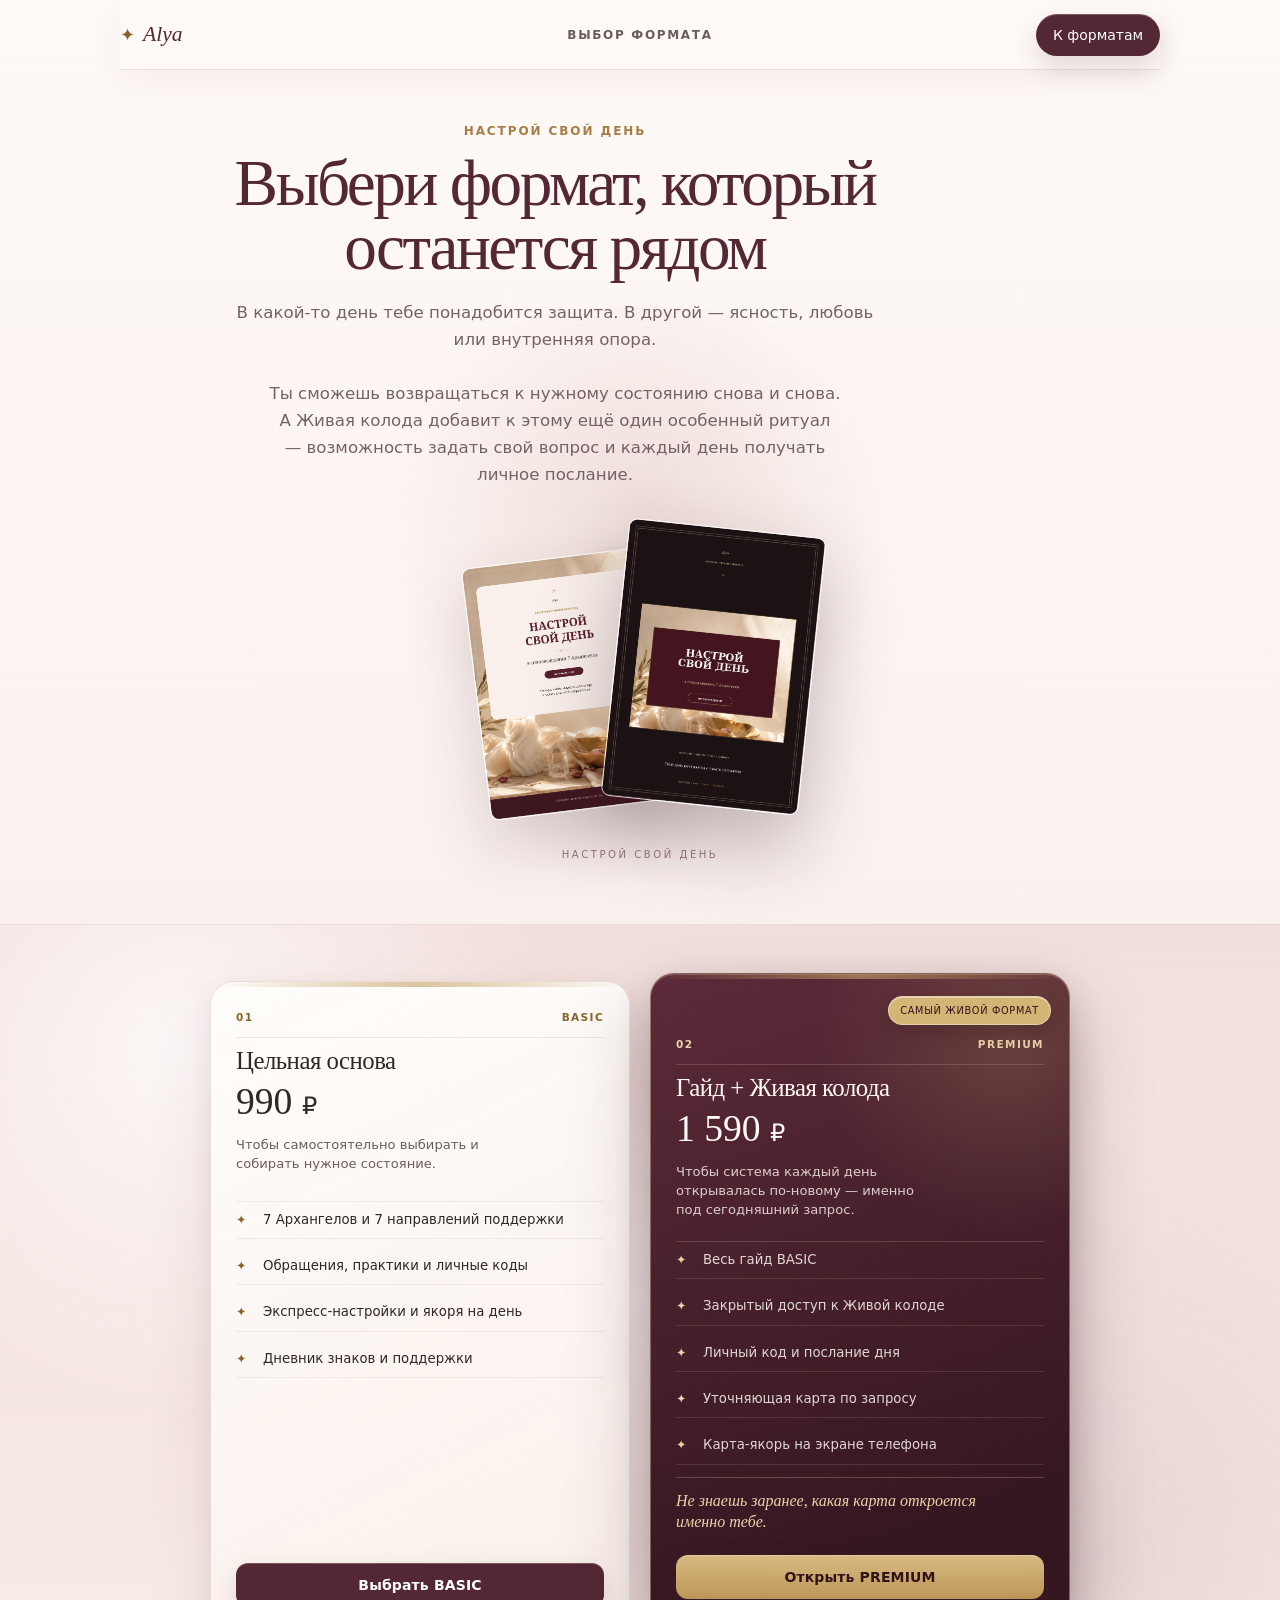
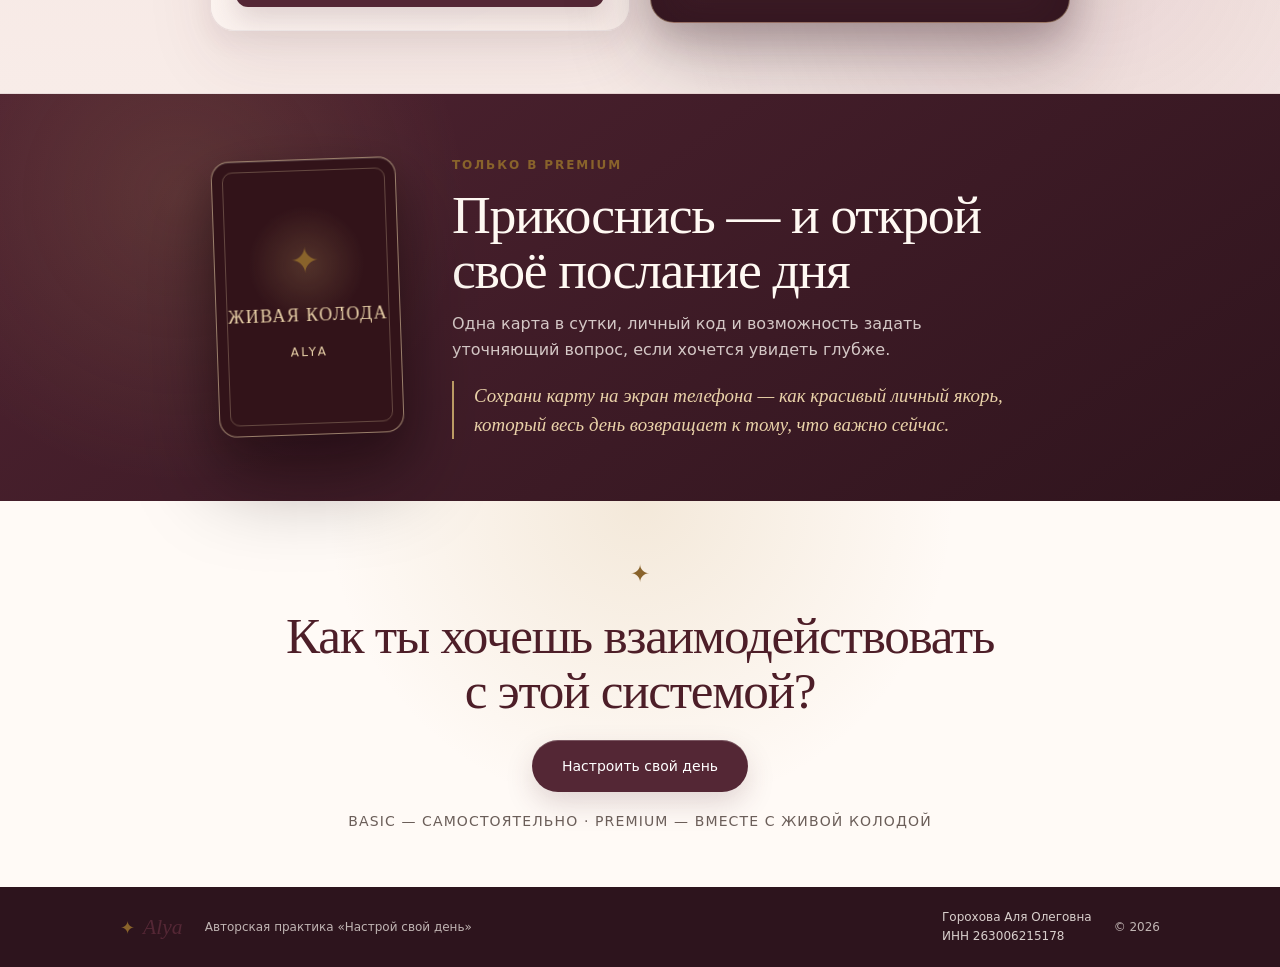
<file: index.html>
<!DOCTYPE html><html lang="ru"><head><meta http-equiv="Content-Type" content="text/html; charset=UTF-8"><meta name="viewport" content="width=device-width, initial-scale=1"><link rel="preload" href="guide-basic.jpg" as="image"><link rel="preload" href="guide-premium-luxe.jpg" as="image"><link rel="stylesheet" href="assets/index-DWH1JfUX.css?v=20260903-5" data-rsc-css-href="/assets/index-DWH1JfUX.css?v=20260903-5" data-precedence="vite-rsc/importer-resources"><title>Настрой свой день — 7 Архангелов</title><meta name="description" content="Авторская практика Alya: семь минут, чтобы сменить состояние, из которого начинается день, и вернуть себе внутреннюю опору."><link rel="shortcut icon" href="favicon.svg"><link rel="icon" href="favicon.svg"><meta name="theme-color" content="#f8f3ef"><style>
/* Compact, calmer pricing rhythm */
.compact-versions{padding-top:44px!important;padding-bottom:52px!important}.compact-versions>.page-shell{max-width:920px!important}.pricing-grid{grid-template-columns:repeat(2,minmax(0,1fr))!important;gap:18px!important;align-items:start!important;max-width:820px!important;margin:0 auto!important}.price-card{gap:14px!important;padding-top:18px!important;padding-bottom:18px!important;min-height:0!important;height:auto!important;border-radius:20px!important}.price-card [data-slot="card-header"],.price-card [data-slot="card-content"],.price-card [data-slot="card-footer"]{padding-left:20px!important;padding-right:20px!important}.price-card [data-slot="card-header"]{gap:7px!important}.price-card [data-slot="card-title"]{font-size:1.18rem!important;line-height:1.2!important}.price-card .price{margin-top:2px!important;margin-bottom:1px!important;line-height:1!important}.price-card .version-fit{max-width:32ch!important;line-height:1.45!important}.price-card .feature-list{display:grid!important;gap:9px!important}.price-card .feature-list li{line-height:1.38!important;align-items:flex-start!important}.price-card [data-slot="card-footer"]{margin-top:2px!important}.price-card .choice-button{width:100%!important;min-height:44px!important;border-radius:12px!important}.premium-card .popular-badge{margin:0 20px -2px!important}.premium-hook{margin-top:12px!important;line-height:1.4!important}.short-deck-section{padding-top:52px!important;padding-bottom:52px!important}.short-deck{gap:38px!important}.final-section{padding-top:50px!important;padding-bottom:50px!important}
@media (max-width:760px){.compact-versions{padding-top:30px!important;padding-bottom:38px!important}.compact-versions>.page-shell{padding-left:16px!important;padding-right:16px!important}.pricing-grid{grid-template-columns:1fr!important;gap:14px!important;max-width:430px!important}.price-card{gap:12px!important;padding-top:16px!important;padding-bottom:16px!important;border-radius:18px!important}.price-card [data-slot="card-header"],.price-card [data-slot="card-content"],.price-card [data-slot="card-footer"]{padding-left:18px!important;padding-right:18px!important}.premium-card .popular-badge{margin:0 18px -2px!important}.price-card .feature-list{gap:8px!important}.short-deck-section{padding-top:38px!important;padding-bottom:38px!important}.short-deck{gap:24px!important}.final-section{padding-top:38px!important;padding-bottom:38px!important}}
</style></head><body><main><header class="site-header page-shell"><a class="brand" href="#top" aria-label="Alya — в начало страницы"><span aria-hidden="true" class="star-mark">✦</span><span>Alya</span></a><p class="header-caption">Выбор формата</p><a href="#versions" data-slot="button" data-variant="default" data-size="default" class="inline-flex shrink-0 items-center justify-center gap-2 rounded-md text-sm font-medium whitespace-nowrap transition-all outline-none focus-visible:border-ring focus-visible:ring-[3px] focus-visible:ring-ring/50 disabled:pointer-events-none disabled:opacity-50 aria-invalid:border-destructive aria-invalid:ring-destructive/20 dark:aria-invalid:ring-destructive/40 [&amp;_svg]:pointer-events-none [&amp;_svg]:shrink-0 [&amp;_svg:not([class*='size-'])]:size-4 bg-primary text-primary-foreground hover:bg-primary/90 h-9 px-4 py-2 has-[&gt;svg]:px-3 header-button">К форматам</a></header><section class="decision-hero page-shell" id="top"><div><p class="eyebrow">Настрой свой день</p><h1>Выбери формат, который останется рядом</h1><p>В какой-то день тебе понадобится защита. В другой — ясность, любовь или внутренняя опора.<br><br>Ты сможешь возвращаться к нужному состоянию снова и снова. А Живая колода добавит к этому ещё один особенный ритуал — возможность задать свой вопрос и каждый день получать личное послание.</p></div><div class="decision-covers"><img src="guide-basic.jpg" alt="Гайд BASIC" width="1158" height="1638"><img src="guide-premium-luxe.jpg" alt="Гайд PREMIUM" width="1158" height="1638"></div></section><section class="versions-section compact-versions" id="versions"><div class="page-shell"><div class="pricing-grid"><div data-slot="card" class="flex flex-col gap-6 rounded-xl border bg-card py-6 text-card-foreground shadow-sm price-card basic-card"><div data-slot="card-header" class="@container/card-header grid auto-rows-min grid-rows-[auto_auto] items-start gap-2 px-6 has-data-[slot=card-action]:grid-cols-[1fr_auto] [.border-b]:pb-6"><div class="card-topline"><span>01</span><span>BASIC</span></div><div data-slot="card-title" class="leading-none font-semibold">Цельная основа</div><p class="price">990 <span>₽</span></p><p class="version-fit">Чтобы самостоятельно выбирать и собирать нужное состояние.</p></div><div data-slot="card-content" class="px-6"><ul class="feature-list"><li><span aria-hidden="true" class="star-mark">✦</span><span>7 Архангелов и 7 направлений поддержки</span></li><li><span aria-hidden="true" class="star-mark">✦</span><span>Обращения, практики и личные коды</span></li><li><span aria-hidden="true" class="star-mark">✦</span><span>Экспресс-настройки и якоря на день</span></li><li><span aria-hidden="true" class="star-mark">✦</span><span>Дневник знаков и поддержки</span></li></ul></div><div data-slot="card-footer" class="flex items-center px-6 [.border-t]:pt-6"><a href="https://link.payform.ru/?paymentLinkId=020e5584-876a-48a1-a1b6-ef7b09bec183" data-slot="button" data-variant="default" data-size="default" class="inline-flex shrink-0 items-center justify-center gap-2 rounded-md text-sm font-medium whitespace-nowrap transition-all outline-none focus-visible:border-ring focus-visible:ring-[3px] focus-visible:ring-ring/50 disabled:pointer-events-none disabled:opacity-50 aria-invalid:border-destructive aria-invalid:ring-destructive/20 dark:aria-invalid:ring-destructive/40 [&amp;_svg]:pointer-events-none [&amp;_svg]:shrink-0 [&amp;_svg:not([class*='size-'])]:size-4 bg-primary text-primary-foreground hover:bg-primary/90 h-9 px-4 py-2 has-[&gt;svg]:px-3 choice-button light-choice">Выбрать BASIC</a></div></div><div data-slot="card" class="flex flex-col gap-6 rounded-xl border bg-card py-6 text-card-foreground shadow-sm price-card premium-card"><span data-slot="badge" data-variant="default" class="inline-flex w-fit shrink-0 items-center justify-center gap-1 overflow-hidden rounded-full border border-transparent px-2 py-0.5 text-xs font-medium whitespace-nowrap transition-[color,box-shadow] focus-visible:border-ring focus-visible:ring-[3px] focus-visible:ring-ring/50 aria-invalid:border-destructive aria-invalid:ring-destructive/20 dark:aria-invalid:ring-destructive/40 [&amp;&gt;svg]:pointer-events-none [&amp;&gt;svg]:size-3 bg-primary text-primary-foreground [a&amp;]:hover:bg-primary/90 popular-badge">Самый живой формат</span><div data-slot="card-header" class="@container/card-header grid auto-rows-min grid-rows-[auto_auto] items-start gap-2 px-6 has-data-[slot=card-action]:grid-cols-[1fr_auto] [.border-b]:pb-6"><div class="card-topline"><span>02</span><span>PREMIUM</span></div><div data-slot="card-title" class="leading-none font-semibold">Гайд + Живая колода</div><p class="price">1 590 <span>₽</span></p><p class="version-fit">Чтобы система каждый день открывалась по-новому — именно под сегодняшний запрос.</p></div><div data-slot="card-content" class="px-6"><ul class="feature-list"><li><span aria-hidden="true" class="star-mark">✦</span><span>Весь гайд BASIC</span></li><li><span aria-hidden="true" class="star-mark">✦</span><span>Закрытый доступ к Живой колоде</span></li><li><span aria-hidden="true" class="star-mark">✦</span><span>Личный код и послание дня</span></li><li><span aria-hidden="true" class="star-mark">✦</span><span>Уточняющая карта по запросу</span></li><li><span aria-hidden="true" class="star-mark">✦</span><span>Карта-якорь на экране телефона</span></li></ul><p class="premium-hook">Не знаешь заранее, какая карта откроется именно тебе.</p></div><div data-slot="card-footer" class="flex items-center px-6 [.border-t]:pt-6"><a href="https://link.payform.ru/?paymentLinkId=6d3c9cf0-ffa2-431d-a937-94f226ccec38" data-slot="button" data-variant="default" data-size="default" class="inline-flex shrink-0 items-center justify-center gap-2 rounded-md text-sm font-medium whitespace-nowrap transition-all outline-none focus-visible:border-ring focus-visible:ring-[3px] focus-visible:ring-ring/50 disabled:pointer-events-none disabled:opacity-50 aria-invalid:border-destructive aria-invalid:ring-destructive/20 dark:aria-invalid:ring-destructive/40 [&amp;_svg]:pointer-events-none [&amp;_svg]:shrink-0 [&amp;_svg:not([class*='size-'])]:size-4 bg-primary text-primary-foreground hover:bg-primary/90 h-9 px-4 py-2 has-[&gt;svg]:px-3 choice-button gold-choice">Открыть PREMIUM</a></div></div></div></div></section><section class="short-deck-section"><div class="page-shell short-deck"><div class="deck-card-back" aria-hidden="true"><span aria-hidden="true" class="star-mark">✦</span><span>ЖИВАЯ КОЛОДА</span><small>ALYA</small></div><div><p class="section-kicker">Только в PREMIUM</p><h2>Прикоснись — и открой своё послание дня</h2><p>Одна карта в сутки, личный код и возможность задать уточняющий вопрос, если хочется увидеть глубже.</p><blockquote>Сохрани карту на экран телефона — как красивый личный якорь, который весь день возвращает к тому, что важно сейчас.</blockquote></div></div></section><section class="final-section"><div class="page-shell final-inner"><span aria-hidden="true" class="star-mark">✦</span><h2>Как ты хочешь взаимодействовать с этой системой?</h2><a href="#versions" data-slot="button" data-variant="default" data-size="lg" class="inline-flex shrink-0 items-center justify-center gap-2 text-sm font-medium whitespace-nowrap transition-all outline-none focus-visible:border-ring focus-visible:ring-[3px] focus-visible:ring-ring/50 disabled:pointer-events-none disabled:opacity-50 aria-invalid:border-destructive aria-invalid:ring-destructive/20 dark:aria-invalid:ring-destructive/40 [&amp;_svg]:pointer-events-none [&amp;_svg]:shrink-0 [&amp;_svg:not([class*='size-'])]:size-4 bg-primary text-primary-foreground hover:bg-primary/90 h-10 rounded-md px-6 has-[&gt;svg]:px-4 final-button">Настроить свой день</a><p class="final-soft-note">BASIC — самостоятельно · PREMIUM — вместе с Живой колодой</p></div></section><footer class="site-footer"><div class="page-shell footer-inner"><a class="brand footer-brand" href="#top"><span aria-hidden="true" class="star-mark">✦</span> Alya</a><p>Авторская практика «Настрой свой день»</p><p class="footer-legal">Горохова Аля Олеговна<br>ИНН 263006215178</p><p>© 2026</p></div></footer></main><script src="protect-content.js?v=1"></script></body></html>
</file>
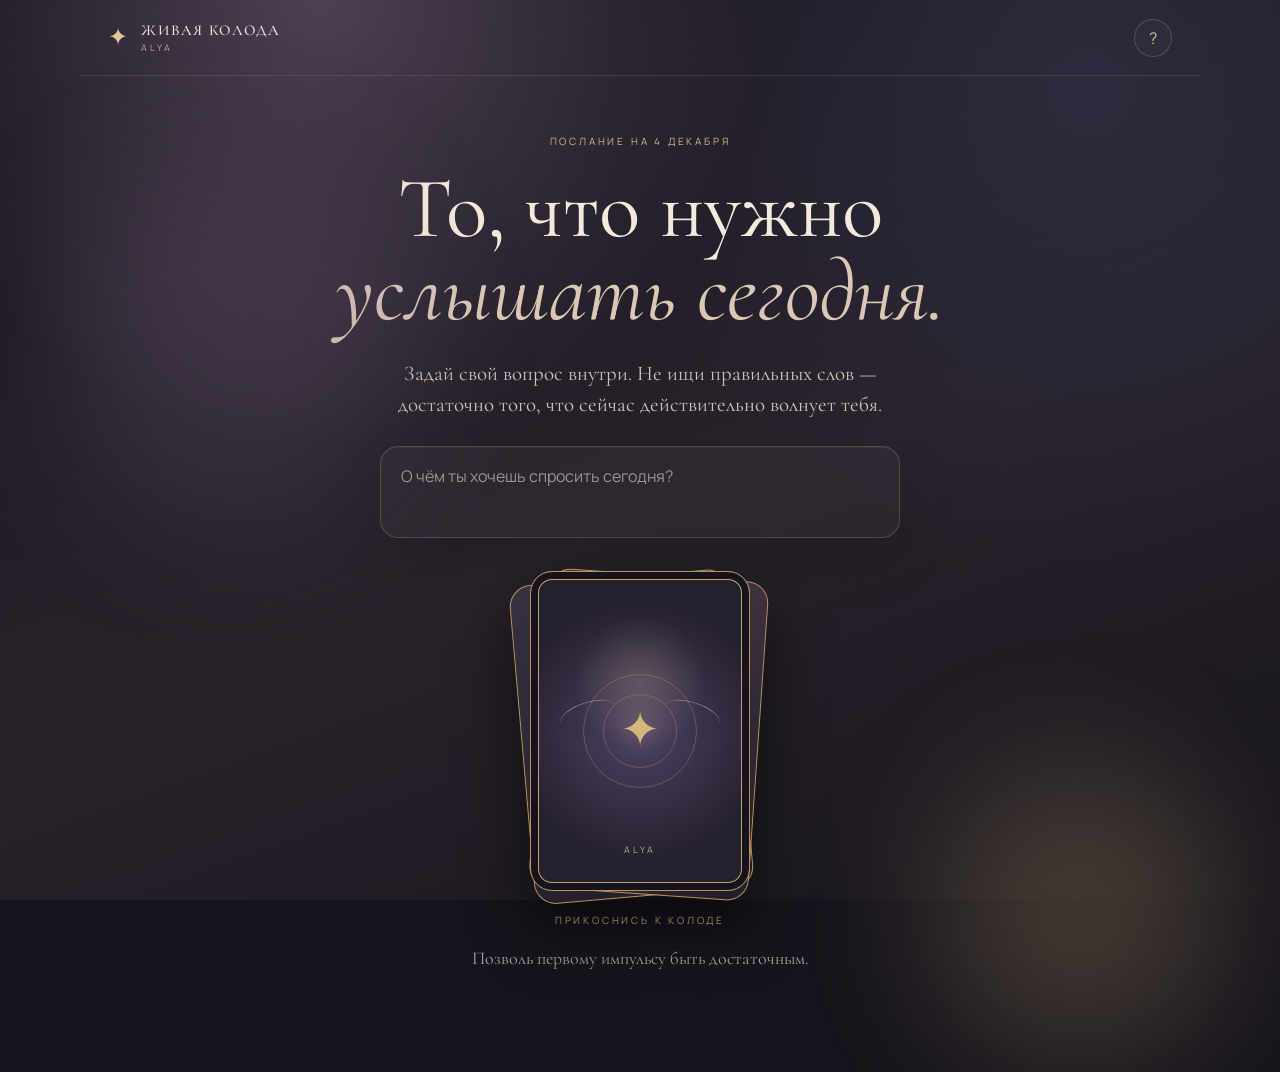
<file: deck/index.html>
<!doctype html>
<html lang="ru">
<head>
<meta charset="utf-8">
<meta name="viewport" content="width=device-width,initial-scale=1,viewport-fit=cover">
<title>Живая колода ALYA</title>
<meta name="description" content="Личная Карта дня в сопровождении 7 Архангелов">
<link rel="stylesheet" href="style.css">
<link rel="stylesheet" href="test.css">
<link rel="stylesheet" href="card-text-fix.css?v=1">
</head>
<body>
<main id="app" class="deck-shell"></main>
<canvas id="saveCanvas" class="hidden"></canvas>
<script src="app.js"></script>
<script src="../protect-content.js?v=1"></script>
</body>
</html>
</file>
<file: assets/index-DWH1JfUX.css>
@charset "utf-8";

@layer properties {
  @supports (((-webkit-hyphens:none)) and (not (margin-trim:inline))) or ((-moz-orient:inline) and (not (color:rgb(from red r g b)))) {
  :root, :host { --shimmer-angle: 20deg; }
  *, ::before, ::after, ::backdrop { --tw-translate-x: 0; --tw-translate-y: 0; --tw-translate-z: 0; --tw-rotate-x: initial; --tw-rotate-y: initial; --tw-rotate-z: initial; --tw-skew-x: initial; --tw-skew-y: initial; --tw-scroll-snap-strictness: proximity; --tw-space-x-reverse: 0; --tw-border-style: solid; --tw-leading: initial; --tw-font-weight: initial; --tw-tracking: initial; --tw-ordinal: initial; --tw-slashed-zero: initial; --tw-numeric-figure: initial; --tw-numeric-spacing: initial; --tw-numeric-fraction: initial; --tw-shadow: 0 0 #0000; --tw-shadow-color: initial; --tw-shadow-alpha: 100%; --tw-inset-shadow: 0 0 #0000; --tw-inset-shadow-color: initial; --tw-inset-shadow-alpha: 100%; --tw-ring-color: initial; --tw-ring-shadow: 0 0 #0000; --tw-inset-ring-color: initial; --tw-inset-ring-shadow: 0 0 #0000; --tw-ring-inset: initial; --tw-ring-offset-width: 0px; --tw-ring-offset-color: #fff; --tw-ring-offset-shadow: 0 0 #0000; --tw-outline-style: solid; --tw-duration: initial; --tw-ease: initial; --tw-content: ""; --tw-scale-x: 1; --tw-scale-y: 1; --tw-scale-z: 1; --tw-animation-delay: 0s; --tw-animation-direction: normal; --tw-animation-duration: initial; --tw-animation-fill-mode: none; --tw-animation-iteration-count: 1; --tw-enter-blur: 0; --tw-enter-opacity: 1; --tw-enter-rotate: 0; --tw-enter-scale: 1; --tw-enter-translate-x: 0; --tw-enter-translate-y: 0; --tw-exit-blur: 0; --tw-exit-opacity: 1; --tw-exit-rotate: 0; --tw-exit-scale: 1; --tw-exit-translate-x: 0; --tw-exit-translate-y: 0; --scroll-fade-t: 0px; --scroll-fade-b: 0px; --scroll-fade-s: 0px; --scroll-fade-e: 0px; --scroll-fade-mask: initial; --shimmer-image: initial; --shimmer-text-fill: initial; }
}
}

@layer theme {
  :root, :host { --font-sans: ui-sans-serif, system-ui, sans-serif, "Apple Color Emoji", "Segoe UI Emoji", "Segoe UI Symbol", "Noto Color Emoji"; --font-mono: ui-monospace, SFMono-Regular, Menlo, Monaco, Consolas, "Liberation Mono", "Courier New", monospace; --color-black: #000; --color-white: #fff; --spacing: .25rem; --container-xs: 20rem; --container-sm: 24rem; --container-lg: 32rem; --text-xs: .75rem; --text-xs--line-height: calc(1 / .75); --text-sm: .875rem; --text-sm--line-height: calc(1.25 / .875); --text-base: 1rem; --text-base--line-height: calc(1.5 / 1); --text-lg: 1.125rem; --text-lg--line-height: calc(1.75 / 1.125); --font-weight-normal: 400; --font-weight-medium: 500; --font-weight-semibold: 600; --tracking-tight: -.025em; --tracking-widest: .1em; --leading-tight: 1.25; --leading-snug: 1.375; --leading-normal: 1.5; --leading-relaxed: 1.625; --radius-xs: .125rem; --radius-sm: .25rem; --radius-md: .375rem; --radius-lg: .5rem; --radius-xl: .75rem; --ease-in-out: cubic-bezier(.4, 0, .2, 1); --animate-spin: spin 1s linear infinite; --animate-pulse: pulse 2s cubic-bezier(.4, 0, .6, 1) infinite; --aspect-video: 16 / 9; --default-transition-duration: .15s; --default-transition-timing-function: cubic-bezier(.4, 0, .2, 1); --default-font-family: var(--font-sans); --default-mono-font-family: var(--font-mono); }
}

@layer base {
  *, ::after, ::before, ::backdrop { box-sizing: border-box; border: 0px solid; margin: 0px; padding: 0px; }
  ::file-selector-button { box-sizing: border-box; border: 0px solid; margin: 0px; padding: 0px; }
  html, :host { text-size-adjust: 100%; tab-size: 4; line-height: 1.5; font-family: var(--default-font-family,ui-sans-serif, system-ui, sans-serif, "Apple Color Emoji", "Segoe UI Emoji", "Segoe UI Symbol", "Noto Color Emoji"); font-feature-settings: var(--default-font-feature-settings,normal); font-variation-settings: var(--default-font-variation-settings,normal); -webkit-tap-highlight-color: transparent; }
  hr { height: 0px; color: inherit; border-top-width: 1px; }
  abbr:where([title]) { text-decoration: underline dotted; }
  h1, h2, h3, h4, h5, h6 { font-size: inherit; font-weight: inherit; }
  a { color: inherit; text-decoration: inherit; }
  b, strong { font-weight: bolder; }
  code, kbd, samp, pre { font-family: var(--default-mono-font-family,ui-monospace, SFMono-Regular, Menlo, Monaco, Consolas, "Liberation Mono", "Courier New", monospace); font-feature-settings: var(--default-mono-font-feature-settings,normal); font-variation-settings: var(--default-mono-font-variation-settings,normal); font-size: 1em; }
  small { font-size: 80%; }
  sub, sup { vertical-align: baseline; font-size: 75%; line-height: 0; position: relative; }
  sub { bottom: -0.25em; }
  sup { top: -0.5em; }
  table { text-indent: 0px; border-color: inherit; border-collapse: collapse; }
  progress { vertical-align: baseline; }
  summary { display: list-item; }
  ol, ul, menu { list-style: none; }
  img, svg, video, canvas, audio, iframe, embed, object { vertical-align: middle; display: block; }
  img, video { max-width: 100%; height: auto; }
  button, input, select, optgroup, textarea { font: inherit; letter-spacing: inherit; color: inherit; opacity: 1; background-color: rgba(0, 0, 0, 0); border-radius: 0px; }
  ::file-selector-button { font: inherit; letter-spacing: inherit; color: inherit; opacity: 1; background-color: rgba(0, 0, 0, 0); border-radius: 0px; }
  :where(select:is([multiple], [size])) optgroup { font-weight: bolder; }
  :where(select:is([multiple], [size])) optgroup option { padding-inline-start: 20px; }
  ::file-selector-button { margin-inline-end: 4px; }
  ::placeholder { opacity: 1; }
  @supports (not ((-webkit-appearance:-apple-pay-button))) or (contain-intrinsic-size:1px) {
  ::placeholder { color: currentcolor; }
  @supports (color:color-mix(in lab, red, red)) {
  ::placeholder { color: color-mix(currentcolor, transparent); }
}
}
  textarea { resize: vertical; }
  ::-webkit-search-decoration { appearance: none; }
  ::-webkit-date-and-time-value { min-height: 1lh; text-align: inherit; }
  ::-webkit-datetime-edit { display: inline-flex; }
  ::-webkit-datetime-edit-fields-wrapper { padding: 0px; }
  ::-webkit-datetime-edit { padding-block: 0px; }
  ::-webkit-datetime-edit-year-field { padding-block: 0px; }
  ::-webkit-datetime-edit-month-field { padding-block: 0px; }
  ::-webkit-datetime-edit-day-field { padding-block: 0px; }
  ::-webkit-datetime-edit-hour-field { padding-block: 0px; }
  ::-webkit-datetime-edit-minute-field { padding-block: 0px; }
  ::-webkit-datetime-edit-second-field { padding-block: 0px; }
  ::-webkit-datetime-edit-millisecond-field { padding-block: 0px; }
  ::-webkit-datetime-edit-meridiem-field { padding-block: 0px; }
  ::-webkit-calendar-picker-indicator { line-height: 1; }
  button, input:where([type="button"], [type="reset"], [type="submit"]) { appearance: button; }
  ::file-selector-button { appearance: button; }
  ::-webkit-inner-spin-button { height: auto; }
  ::-webkit-outer-spin-button { height: auto; }
  [hidden]:where(:not([hidden="until-found"])) { display: none !important; }
}

@layer components;

@layer utilities {
  .\@container\/card-header { container: card-header / inline-size; }
  .\@container\/field-group { container: field-group / inline-size; }
  .pointer-events-none { pointer-events: none; }
  .invisible { visibility: hidden; }
  .visible { visibility: visible; }
  .sr-only { clip-path: inset(50%); white-space: nowrap; border-width: 0px; width: 1px; height: 1px; margin: -1px; padding: 0px; position: absolute; overflow: hidden; }
  .absolute { position: absolute; }
  .fixed { position: fixed; }
  .relative { position: relative; }
  .inset-0 { inset: calc(var(--spacing) * 0); }
  .inset-x-0 { inset-inline: calc(var(--spacing) * 0); }
  .inset-y-0 { inset-block: calc(var(--spacing) * 0); }
  .inset-s-1\/2 { inset-inline-start: 50%; }
  .start { inset-inline-start: var(--spacing); }
  .end { inset-inline-end: var(--spacing); }
  .-top-12 { top: calc(var(--spacing) * -12); }
  .top-0 { top: calc(var(--spacing) * 0); }
  .top-1\.5 { top: calc(var(--spacing) * 1.5); }
  .top-1\/2 { top: 50%; }
  .top-3\.5 { top: calc(var(--spacing) * 3.5); }
  .top-4 { top: calc(var(--spacing) * 4); }
  .top-\[1px\] { top: 1px; }
  .top-\[50\%\] { top: 50%; }
  .top-\[60\%\] { top: 60%; }
  .top-full { top: 100%; }
  .-right-12 { right: calc(var(--spacing) * -12); }
  .right-0 { right: calc(var(--spacing) * 0); }
  .right-1 { right: calc(var(--spacing) * 1); }
  .right-2 { right: calc(var(--spacing) * 2); }
  .right-3 { right: calc(var(--spacing) * 3); }
  .right-3\.5 { right: calc(var(--spacing) * 3.5); }
  .right-4 { right: calc(var(--spacing) * 4); }
  .-bottom-12 { bottom: calc(var(--spacing) * -12); }
  .bottom-0 { bottom: calc(var(--spacing) * 0); }
  .-left-12 { left: calc(var(--spacing) * -12); }
  .left-0 { left: calc(var(--spacing) * 0); }
  .left-1\/2 { left: 50%; }
  .left-2 { left: calc(var(--spacing) * 2); }
  .left-3 { left: calc(var(--spacing) * 3); }
  .left-\[50\%\] { left: 50%; }
  .isolate { isolation: isolate; }
  .z-10 { z-index: 10; }
  .z-20 { z-index: 20; }
  .z-50 { z-index: 50; }
  .z-\[1\] { z-index: 1; }
  .order-first { order: -9999; }
  .order-last { order: 9999; }
  .col-start-2 { grid-column-start: 2; }
  .row-span-2 { grid-row: span 2 / span 2; }
  .row-start-1 { grid-row-start: 1; }
  .m-0\! { margin: calc(var(--spacing) * 0) !important; }
  .-mx-1 { margin-inline: calc(var(--spacing) * -1); }
  .mx-2 { margin-inline: calc(var(--spacing) * 2); }
  .mx-3\.5 { margin-inline: calc(var(--spacing) * 3.5); }
  .mx-auto { margin-inline: auto; }
  .-my-2 { margin-block: calc(var(--spacing) * -2); }
  .my-0 { margin-block: calc(var(--spacing) * 0); }
  .my-0\.5 { margin-block: calc(var(--spacing) * .5); }
  .my-1 { margin-block: calc(var(--spacing) * 1); }
  .-mt-4 { margin-top: calc(var(--spacing) * -4); }
  .mt-0\.5 { margin-top: calc(var(--spacing) * .5); }
  .mt-1\.5 { margin-top: calc(var(--spacing) * 1.5); }
  .mt-2 { margin-top: calc(var(--spacing) * 2); }
  .mt-4 { margin-top: calc(var(--spacing) * 4); }
  .mt-auto { margin-top: auto; }
  .mb-2 { margin-bottom: calc(var(--spacing) * 2); }
  .mb-3 { margin-bottom: calc(var(--spacing) * 3); }
  .-ml-1 { margin-left: calc(var(--spacing) * -1); }
  .-ml-4 { margin-left: calc(var(--spacing) * -4); }
  .ml-1 { margin-left: calc(var(--spacing) * 1); }
  .ml-4 { margin-left: calc(var(--spacing) * 4); }
  .ml-auto { margin-left: auto; }
  .line-clamp-1 { -webkit-line-clamp: 1; -webkit-box-orient: vertical; display: -webkit-box; overflow: hidden; }
  .line-clamp-2 { -webkit-line-clamp: 2; -webkit-box-orient: vertical; display: -webkit-box; overflow: hidden; }
  .block { display: block; }
  .contents { display: contents; }
  .flex { display: flex; }
  .grid { display: grid; }
  .hidden { display: none; }
  .inline-flex { display: inline-flex; }
  .table { display: table; }
  .table-caption { display: table-caption; }
  .table-cell { display: table-cell; }
  .table-row { display: table-row; }
  .field-sizing-content { field-sizing: content; }
  .aspect-square { aspect-ratio: 1 / 1; }
  .aspect-video { aspect-ratio: var(--aspect-video); }
  .size-\(--cell-size\) { width: var(--cell-size); height: var(--cell-size); }
  .size-2 { width: calc(var(--spacing) * 2); height: calc(var(--spacing) * 2); }
  .size-2\.5 { width: calc(var(--spacing) * 2.5); height: calc(var(--spacing) * 2.5); }
  .size-3 { width: calc(var(--spacing) * 3); height: calc(var(--spacing) * 3); }
  .size-3\.5 { width: calc(var(--spacing) * 3.5); height: calc(var(--spacing) * 3.5); }
  .size-4 { width: calc(var(--spacing) * 4); height: calc(var(--spacing) * 4); }
  .size-6 { width: calc(var(--spacing) * 6); height: calc(var(--spacing) * 6); }
  .size-7 { width: calc(var(--spacing) * 7); height: calc(var(--spacing) * 7); }
  .size-8 { width: calc(var(--spacing) * 8); height: calc(var(--spacing) * 8); }
  .size-9 { width: calc(var(--spacing) * 9); height: calc(var(--spacing) * 9); }
  .size-10 { width: calc(var(--spacing) * 10); height: calc(var(--spacing) * 10); }
  .size-16 { width: calc(var(--spacing) * 16); height: calc(var(--spacing) * 16); }
  .size-auto { width: auto; height: auto; }
  .size-full { width: 100%; height: 100%; }
  .h-\(--cell-size\) { height: var(--cell-size); }
  .h-1\.5 { height: calc(var(--spacing) * 1.5); }
  .h-2 { height: calc(var(--spacing) * 2); }
  .h-2\.5 { height: calc(var(--spacing) * 2.5); }
  .h-4 { height: calc(var(--spacing) * 4); }
  .h-5 { height: calc(var(--spacing) * 5); }
  .h-6 { height: calc(var(--spacing) * 6); }
  .h-7 { height: calc(var(--spacing) * 7); }
  .h-8 { height: calc(var(--spacing) * 8); }
  .h-9 { height: calc(var(--spacing) * 9); }
  .h-10 { height: calc(var(--spacing) * 10); }
  .h-12 { height: calc(var(--spacing) * 12); }
  .h-\[calc\(--spacing\(5\.5\)\)\] { height: calc(calc(var(--spacing) * 5.5)); }
  .h-\[calc\(100\%-1px\)\] { height: calc(100% - 1px); }
  .h-\[var\(--radix-navigation-menu-viewport-height\)\] { height: var(--radix-navigation-menu-viewport-height); }
  .h-\[var\(--radix-select-trigger-height\)\] { height: var(--radix-select-trigger-height); }
  .h-auto { height: auto; }
  .h-full { height: 100%; }
  .h-max { height: max-content; }
  .h-px { height: 1px; }
  .h-svh { height: 100svh; }
  .max-h-\(--radix-context-menu-content-available-height\) { max-height: var(--radix-context-menu-content-available-height); }
  .max-h-\(--radix-dropdown-menu-content-available-height\) { max-height: var(--radix-dropdown-menu-content-available-height); }
  .max-h-\(--radix-select-content-available-height\) { max-height: var(--radix-select-content-available-height); }
  .max-h-96 { max-height: calc(var(--spacing) * 96); }
  .max-h-\[300px\] { max-height: 300px; }
  .max-h-\[min\(calc\(--spacing\(96\)---spacing\(9\)\)\,calc\(var\(--available-height\)---spacing\(9\)\)\)\] { max-height: min(calc(calc(var(--spacing) * 96) - calc(var(--spacing) * 9)), calc(var(--available-height) - calc(var(--spacing) * 9))); }
  .min-h-0 { min-height: calc(var(--spacing) * 0); }
  .min-h-4 { min-height: calc(var(--spacing) * 4); }
  .min-h-9 { min-height: calc(var(--spacing) * 9); }
  .min-h-16 { min-height: calc(var(--spacing) * 16); }
  .min-h-full { min-height: 100%; }
  .min-h-svh { min-height: 100svh; }
  .w-\(--anchor-width\) { width: var(--anchor-width); }
  .w-\(--cell-size\) { width: var(--cell-size); }
  .w-\(--sidebar-width\) { width: var(--sidebar-width); }
  .w-0 { width: calc(var(--spacing) * 0); }
  .w-1 { width: calc(var(--spacing) * 1); }
  .w-2 { width: calc(var(--spacing) * 2); }
  .w-2\.5 { width: calc(var(--spacing) * 2.5); }
  .w-3 { width: calc(var(--spacing) * 3); }
  .w-3\/4 { width: 75%; }
  .w-4 { width: calc(var(--spacing) * 4); }
  .w-5 { width: calc(var(--spacing) * 5); }
  .w-9 { width: calc(var(--spacing) * 9); }
  .w-10 { width: calc(var(--spacing) * 10); }
  .w-24 { width: calc(var(--spacing) * 24); }
  .w-64 { width: calc(var(--spacing) * 64); }
  .w-72 { width: calc(var(--spacing) * 72); }
  .w-\[100px\] { width: 100px; }
  .w-auto { width: auto; }
  .w-fit { width: fit-content; }
  .w-full { width: 100%; }
  .w-max { width: max-content; }
  .w-px { width: 1px; }
  .max-w-\(--available-width\) { max-width: var(--available-width); }
  .max-w-\(--skeleton-width\) { max-width: var(--skeleton-width); }
  .max-w-\[80\%\] { max-width: 80%; }
  .max-w-\[calc\(100\%-2rem\)\] { max-width: calc(100% - 2rem); }
  .max-w-full { max-width: 100%; }
  .max-w-max { max-width: max-content; }
  .max-w-sm { max-width: var(--container-sm); }
  .min-w-\(--cell-size\) { min-width: var(--cell-size); }
  .min-w-0 { min-width: calc(var(--spacing) * 0); }
  .min-w-5 { min-width: calc(var(--spacing) * 5); }
  .min-w-8 { min-width: calc(var(--spacing) * 8); }
  .min-w-9 { min-width: calc(var(--spacing) * 9); }
  .min-w-10 { min-width: calc(var(--spacing) * 10); }
  .min-w-16 { min-width: calc(var(--spacing) * 16); }
  .min-w-40 { min-width: calc(var(--spacing) * 40); }
  .min-w-\[8rem\] { min-width: 8rem; }
  .min-w-\[12rem\] { min-width: 12rem; }
  .min-w-\[calc\(var\(--anchor-width\)\+--spacing\(7\)\)\] { min-width: calc(var(--anchor-width) + calc(var(--spacing) * 7)); }
  .min-w-\[var\(--radix-select-trigger-width\)\] { min-width: var(--radix-select-trigger-width); }
  .flex-1 { flex: 1 1 0%; }
  .shrink-0 { flex-shrink: 0; }
  .grow { flex-grow: 1; }
  .grow-0 { flex-grow: 0; }
  .basis-full { flex-basis: 100%; }
  .caption-bottom { caption-side: bottom; }
  .border-collapse { border-collapse: collapse; }
  .origin-\(--radix-context-menu-content-transform-origin\) { transform-origin: var(--radix-context-menu-content-transform-origin); }
  .origin-\(--radix-dropdown-menu-content-transform-origin\) { transform-origin: var(--radix-dropdown-menu-content-transform-origin); }
  .origin-\(--radix-hover-card-content-transform-origin\) { transform-origin: var(--radix-hover-card-content-transform-origin); }
  .origin-\(--radix-menubar-content-transform-origin\) { transform-origin: var(--radix-menubar-content-transform-origin); }
  .origin-\(--radix-popover-content-transform-origin\) { transform-origin: var(--radix-popover-content-transform-origin); }
  .origin-\(--radix-select-content-transform-origin\) { transform-origin: var(--radix-select-content-transform-origin); }
  .origin-\(--radix-tooltip-content-transform-origin\) { transform-origin: var(--radix-tooltip-content-transform-origin); }
  .origin-\(--transform-origin\) { transform-origin: var(--transform-origin); }
  .-translate-x-1\/2 { --tw-translate-x: calc(calc(1 / 2 * 100%) * -1); translate: var(--tw-translate-x) var(--tw-translate-y); }
  .-translate-x-px { --tw-translate-x: -1px; translate: var(--tw-translate-x) var(--tw-translate-y); }
  .translate-x-\[-50\%\] { --tw-translate-x: -50%; translate: var(--tw-translate-x) var(--tw-translate-y); }
  .translate-x-px { --tw-translate-x: 1px; translate: var(--tw-translate-x) var(--tw-translate-y); }
  .-translate-y-1\/2 { --tw-translate-y: calc(calc(1 / 2 * 100%) * -1); translate: var(--tw-translate-x) var(--tw-translate-y); }
  .-translate-y-3\/4 { --tw-translate-y: calc(calc(3 / 4 * 100%) * -1); translate: var(--tw-translate-x) var(--tw-translate-y); }
  .translate-y-0\.5 { --tw-translate-y: calc(var(--spacing) * .5); translate: var(--tw-translate-x) var(--tw-translate-y); }
  .translate-y-3\/4 { --tw-translate-y: calc(3 / 4 * 100%); translate: var(--tw-translate-x) var(--tw-translate-y); }
  .translate-y-\[-50\%\] { --tw-translate-y: -50%; translate: var(--tw-translate-x) var(--tw-translate-y); }
  .translate-y-\[calc\(-50\%_-_2px\)\] { --tw-translate-y: calc(-50% - 2px); translate: var(--tw-translate-x) var(--tw-translate-y); }
  .rotate-45 { rotate: 45deg; }
  .rotate-90 { rotate: 90deg; }
  .transform { transform: var(--tw-rotate-x,) var(--tw-rotate-y,) var(--tw-rotate-z,) var(--tw-skew-x,) var(--tw-skew-y,); }
  .scroll-fade-x { --_scroll-fade-size-s: var(--scroll-fade-s-size,var(--scroll-fade-size,min(12%, calc(var(--spacing) * 10)))); --_scroll-fade-size-e: var(--scroll-fade-e-size,var(--scroll-fade-size,min(12%, calc(var(--spacing) * 10)))); --scroll-fade-inline: linear-gradient(to right, transparent 0, #000 var(--scroll-fade-s,0px), #000 calc(100% - var(--scroll-fade-e,0px)), transparent 100%); }
  .scroll-fade-x:where([dir="rtl"], [dir="rtl"] *) { --scroll-fade-inline: linear-gradient(to left, transparent 0, #000 var(--scroll-fade-s,0px), #000 calc(100% - var(--scroll-fade-e,0px)), transparent 100%); }
  .scroll-fade-x { mask-image: var(--scroll-fade-mask,var(--scroll-fade-inline)); mask-repeat: no-repeat; mask-composite: intersect; }
  @supports (animation-timeline:scroll()) {
  .scroll-fade-x { animation-duration: 1ms, 1ms; animation-timing-function: ease-in-out, ease-in-out; animation-delay: 0s, 0s; animation-iteration-count: 1, 1; animation-direction: normal, normal; animation-play-state: running, running; animation-name: scroll-fade-reveal-s, scroll-fade-reveal-e; animation-timeline: scroll(self inline), scroll(self inline); animation-range: 0 var(--scroll-fade-reveal,calc(var(--spacing) * 24)), calc(100% - var(--scroll-fade-reveal,calc(var(--spacing) * 24))) 100%; animation-fill-mode: both; }
}
  @supports not (animation-timeline:scroll()) {
  .scroll-fade-x { --scroll-fade-s: var(--_scroll-fade-size-s); --scroll-fade-e: var(--_scroll-fade-size-e); }
}
  .scroll-fade-b { --_scroll-fade-size-b: var(--scroll-fade-b-size,var(--scroll-fade-size,min(12%, calc(var(--spacing) * 10)))); --scroll-fade-mask: linear-gradient(to bottom, #000 0, #000 calc(100% - var(--scroll-fade-b,0px)), transparent 100%); mask-image: var(--scroll-fade-mask); mask-repeat: no-repeat; mask-composite: intersect; }
  @supports (animation-timeline:scroll()) {
  .scroll-fade-b { animation-duration: 1ms; animation-timing-function: ease-in-out; animation-delay: 0s; animation-iteration-count: 1; animation-direction: normal; animation-play-state: running; animation-name: scroll-fade-reveal-b; animation-timeline: scroll(self y); animation-range: calc(100% - var(--scroll-fade-reveal,calc(var(--spacing) * 24))) 100%; animation-fill-mode: both; }
}
  @supports not (animation-timeline:scroll()) {
  .scroll-fade-b { --scroll-fade-b: var(--_scroll-fade-size-b); }
}
  .animate-caret-blink { animation: 1.25s ease-out 0s infinite normal none running caret-blink; }
  .animate-in { animation: enter var(--tw-animation-duration,var(--tw-duration,.15s))var(--tw-ease,ease)var(--tw-animation-delay,0s)var(--tw-animation-iteration-count,1)var(--tw-animation-direction,normal)var(--tw-animation-fill-mode,none); }
  .animate-pulse { animation: var(--animate-pulse); }
  .animate-spin { animation: var(--animate-spin); }
  .cursor-default { cursor: default; }
  .cursor-text { cursor: text; }
  .touch-none { touch-action: none; }
  .resize-none { resize: none; }
  .snap-x { scroll-snap-type: x var(--tw-scroll-snap-strictness); }
  .snap-mandatory { --tw-scroll-snap-strictness: mandatory; }
  .scroll-my-1 { scroll-margin-block: calc(var(--spacing) * 1); }
  .scroll-px-1 { scroll-padding-inline: calc(var(--spacing) * 1); }
  .scroll-py-1 { scroll-padding-block: calc(var(--spacing) * 1); }
  .list-disc { list-style-type: disc; }
  .list-none { list-style-type: none; }
  .appearance-none { appearance: none; }
  .auto-rows-min { grid-auto-rows: min-content; }
  .grid-cols-\[0_1fr\] { grid-template-columns: 0px 1fr; }
  .grid-rows-\[auto_1fr\] { grid-template-rows: auto 1fr; }
  .grid-rows-\[auto_auto\] { grid-template-rows: auto auto; }
  .flex-col { flex-direction: column; }
  .flex-col-reverse { flex-direction: column-reverse; }
  .flex-row { flex-direction: row; }
  .flex-wrap { flex-wrap: wrap; }
  .place-content-center { place-content: center; }
  .place-items-center { place-items: center; }
  .items-center { align-items: center; }
  .items-end { align-items: flex-end; }
  .items-start { align-items: flex-start; }
  .items-stretch { align-items: stretch; }
  .justify-between { justify-content: space-between; }
  .justify-center { justify-content: center; }
  .justify-start { justify-content: flex-start; }
  .justify-items-start { justify-items: start; }
  .gap-0\.5 { gap: calc(var(--spacing) * .5); }
  .gap-1 { gap: calc(var(--spacing) * 1); }
  .gap-1\.5 { gap: calc(var(--spacing) * 1.5); }
  .gap-2 { gap: calc(var(--spacing) * 2); }
  .gap-2\.5 { gap: calc(var(--spacing) * 2.5); }
  .gap-3 { gap: calc(var(--spacing) * 3); }
  .gap-4 { gap: calc(var(--spacing) * 4); }
  .gap-6 { gap: calc(var(--spacing) * 6); }
  .gap-7 { gap: calc(var(--spacing) * 7); }
  .gap-8 { gap: calc(var(--spacing) * 8); }
  .gap-\[--spacing\(var\(--gap\)\)\] { gap: calc(var(--spacing) * var(--gap)); }
  :where(.-space-x-2 > :not(:last-child)) { --tw-space-x-reverse: 0; margin-inline-start: calc(calc(var(--spacing) * -2) * var(--tw-space-x-reverse)); margin-inline-end: calc(calc(var(--spacing) * -2) * calc(1 - var(--tw-space-x-reverse))); }
  .gap-y-0\.5 { row-gap: calc(var(--spacing) * .5); }
  .self-end { align-self: flex-end; }
  .self-start { align-self: flex-start; }
  .self-stretch { align-self: stretch; }
  .justify-self-end { justify-self: flex-end; }
  .truncate { text-overflow: ellipsis; white-space: nowrap; overflow: hidden; }
  .overflow-auto { overflow: auto; }
  .overflow-hidden { overflow: hidden; }
  .overflow-x-auto { overflow-x: auto; }
  .overflow-x-hidden { overflow-x: hidden; }
  .overflow-y-auto { overflow-y: auto; }
  .overscroll-contain { overscroll-behavior: contain; }
  .overscroll-x-contain { overscroll-behavior-x: contain; }
  .rounded-\[2px\] { border-radius: 2px; }
  .rounded-\[4px\] { border-radius: 4px; }
  .rounded-\[calc\(var\(--radius\)-5px\)\] { border-radius: calc(var(--radius) - 5px); }
  .rounded-\[inherit\] { border-radius: inherit; }
  .rounded-full { border-radius: 3.40282e+38px; }
  .rounded-lg { border-radius: var(--radius-lg); }
  .rounded-md { border-radius: var(--radius-md); }
  .rounded-none { border-radius: 0px; }
  .rounded-sm { border-radius: var(--radius-sm); }
  .rounded-xl { border-radius: var(--radius-xl); }
  .rounded-xs { border-radius: var(--radius-xs); }
  .rounded-l-md { border-top-left-radius: var(--radius-md); border-bottom-left-radius: var(--radius-md); }
  .rounded-tl-sm { border-top-left-radius: var(--radius-sm); }
  .rounded-r-md { border-top-right-radius: var(--radius-md); border-bottom-right-radius: var(--radius-md); }
  .border { border-style: var(--tw-border-style); border-width: 1px; }
  .border-0 { border-style: var(--tw-border-style); border-width: 0px; }
  .border-\[1\.5px\] { border-style: var(--tw-border-style); border-width: 1.5px; }
  .border-y { border-block-style: var(--tw-border-style); border-block-width: 1px; }
  .border-t { border-top-style: var(--tw-border-style); border-top-width: 1px; }
  .border-r { border-right-style: var(--tw-border-style); border-right-width: 1px; }
  .border-b { border-bottom-style: var(--tw-border-style); border-bottom-width: 1px; }
  .border-l { border-left-style: var(--tw-border-style); border-left-width: 1px; }
  .border-dashed { --tw-border-style: dashed; border-style: dashed; }
  .border-none { --tw-border-style: none; border-style: none; }
  .border-\(--color-border\) { border-color: var(--color-border); }
  .border-transparent { border-color: rgba(0, 0, 0, 0); }
  .border-t-transparent { border-top-color: rgba(0, 0, 0, 0); }
  .border-l-transparent { border-left-color: rgba(0, 0, 0, 0); }
  .bg-\(--color-bg\) { background-color: var(--color-bg); }
  .bg-\[Canvas\] { background-color: canvas; }
  .bg-black\/50 { background-color: rgba(0, 0, 0, 0.5); }
  @supports (color:color-mix(in lab, red, red)) {
  .bg-black\/50 { background-color: color-mix(in oklab, var(--color-black) 50%, transparent); }
}
  .bg-transparent { background-color: rgba(0, 0, 0, 0); }
  .bg-white { background-color: var(--color-white); }
  .bg-clip-padding { background-clip: padding-box; }
  .fill-current { fill: currentcolor; }
  .p-0 { padding: calc(var(--spacing) * 0); }
  .p-1 { padding: calc(var(--spacing) * 1); }
  .p-2 { padding: calc(var(--spacing) * 2); }
  .p-3 { padding: calc(var(--spacing) * 3); }
  .p-4 { padding: calc(var(--spacing) * 4); }
  .p-6 { padding: calc(var(--spacing) * 6); }
  .p-\[3px\] { padding: 3px; }
  .p-px { padding: 1px; }
  .px-\(--cell-size\) { padding-inline: var(--cell-size); }
  .px-1 { padding-inline: calc(var(--spacing) * 1); }
  .px-1\.5 { padding-inline: calc(var(--spacing) * 1.5); }
  .px-2 { padding-inline: calc(var(--spacing) * 2); }
  .px-2\.5 { padding-inline: calc(var(--spacing) * 2.5); }
  .px-3 { padding-inline: calc(var(--spacing) * 3); }
  .px-4 { padding-inline: calc(var(--spacing) * 4); }
  .px-6 { padding-inline: calc(var(--spacing) * 6); }
  .py-0\.5 { padding-block: calc(var(--spacing) * .5); }
  .py-1 { padding-block: calc(var(--spacing) * 1); }
  .py-1\.5 { padding-block: calc(var(--spacing) * 1.5); }
  .py-2 { padding-block: calc(var(--spacing) * 2); }
  .py-3 { padding-block: calc(var(--spacing) * 3); }
  .py-4 { padding-block: calc(var(--spacing) * 4); }
  .py-6 { padding-block: calc(var(--spacing) * 6); }
  .pt-0 { padding-top: calc(var(--spacing) * 0); }
  .pt-3 { padding-top: calc(var(--spacing) * 3); }
  .pt-4 { padding-top: calc(var(--spacing) * 4); }
  .pr-1 { padding-right: calc(var(--spacing) * 1); }
  .pr-2 { padding-right: calc(var(--spacing) * 2); }
  .pr-2\.5 { padding-right: calc(var(--spacing) * 2.5); }
  .pr-3 { padding-right: calc(var(--spacing) * 3); }
  .pr-8 { padding-right: calc(var(--spacing) * 8); }
  .pr-9 { padding-right: calc(var(--spacing) * 9); }
  .pb-2 { padding-bottom: calc(var(--spacing) * 2); }
  .pb-3 { padding-bottom: calc(var(--spacing) * 3); }
  .pb-4 { padding-bottom: calc(var(--spacing) * 4); }
  .pl-2 { padding-left: calc(var(--spacing) * 2); }
  .pl-3 { padding-left: calc(var(--spacing) * 3); }
  .pl-4 { padding-left: calc(var(--spacing) * 4); }
  .pl-8 { padding-left: calc(var(--spacing) * 8); }
  .text-center { text-align: center; }
  .text-left { text-align: left; }
  .align-middle { vertical-align: middle; }
  .font-mono { font-family: var(--font-mono); }
  .font-sans { font-family: var(--font-sans); }
  .text-base { font-size: var(--text-base); line-height: var(--tw-leading,var(--text-base--line-height)); }
  .text-lg { font-size: var(--text-lg); line-height: var(--tw-leading,var(--text-lg--line-height)); }
  .text-sm { font-size: var(--text-sm); line-height: var(--tw-leading,var(--text-sm--line-height)); }
  .text-sm\/relaxed { font-size: var(--text-sm); line-height: var(--leading-relaxed); }
  .text-xs { font-size: var(--text-xs); line-height: var(--tw-leading,var(--text-xs--line-height)); }
  .text-\[0\.8rem\] { font-size: 0.8rem; }
  .leading-none { --tw-leading: 1; line-height: 1; }
  .leading-normal { --tw-leading: var(--leading-normal); line-height: var(--leading-normal); }
  .leading-relaxed { --tw-leading: var(--leading-relaxed); line-height: var(--leading-relaxed); }
  .leading-snug { --tw-leading: var(--leading-snug); line-height: var(--leading-snug); }
  .leading-tight { --tw-leading: var(--leading-tight); line-height: var(--leading-tight); }
  .font-medium { --tw-font-weight: var(--font-weight-medium); font-weight: var(--font-weight-medium); }
  .font-normal { --tw-font-weight: var(--font-weight-normal); font-weight: var(--font-weight-normal); }
  .font-semibold { --tw-font-weight: var(--font-weight-semibold); font-weight: var(--font-weight-semibold); }
  .tracking-tight { --tw-tracking: var(--tracking-tight); letter-spacing: var(--tracking-tight); }
  .tracking-widest { --tw-tracking: var(--tracking-widest); letter-spacing: var(--tracking-widest); }
  .text-balance { text-wrap: balance; }
  .break-words, .wrap-break-word { overflow-wrap: break-word; }
  .whitespace-nowrap { white-space: nowrap; }
  .text-\[CanvasText\] { color: canvastext; }
  .text-current { color: currentcolor; }
  .text-white { color: var(--color-white); }
  .tabular-nums { --tw-numeric-spacing: tabular-nums; font-variant-numeric: var(--tw-ordinal,) var(--tw-slashed-zero,) var(--tw-numeric-figure,) var(--tw-numeric-spacing,) var(--tw-numeric-fraction,); }
  .underline-offset-4 { text-underline-offset: 4px; }
  .opacity-0 { opacity: 0; }
  .opacity-50 { opacity: 0.5; }
  .opacity-60 { opacity: 0.6; }
  .opacity-70 { opacity: 0.7; }
  .shadow { --tw-shadow: 0 1px 3px 0 var(--tw-shadow-color,#0000001a), 0 1px 2px -1px var(--tw-shadow-color,#0000001a); box-shadow: var(--tw-inset-shadow), var(--tw-inset-ring-shadow), var(--tw-ring-offset-shadow), var(--tw-ring-shadow), var(--tw-shadow); }
  .shadow-\[0_0_0_1px_var\(--sidebar-border\)\] { --tw-shadow: 0 0 0 1px var(--tw-shadow-color,var(--sidebar-border)); box-shadow: var(--tw-inset-shadow), var(--tw-inset-ring-shadow), var(--tw-ring-offset-shadow), var(--tw-ring-shadow), var(--tw-shadow); }
  .shadow-lg { --tw-shadow: 0 10px 15px -3px var(--tw-shadow-color,#0000001a), 0 4px 6px -4px var(--tw-shadow-color,#0000001a); box-shadow: var(--tw-inset-shadow), var(--tw-inset-ring-shadow), var(--tw-ring-offset-shadow), var(--tw-ring-shadow), var(--tw-shadow); }
  .shadow-md { --tw-shadow: 0 4px 6px -1px var(--tw-shadow-color,#0000001a), 0 2px 4px -2px var(--tw-shadow-color,#0000001a); box-shadow: var(--tw-inset-shadow), var(--tw-inset-ring-shadow), var(--tw-ring-offset-shadow), var(--tw-ring-shadow), var(--tw-shadow); }
  .shadow-none { --tw-shadow: 0 0 #0000; box-shadow: var(--tw-inset-shadow), var(--tw-inset-ring-shadow), var(--tw-ring-offset-shadow), var(--tw-ring-shadow), var(--tw-shadow); }
  .shadow-sm { --tw-shadow: 0 1px 3px 0 var(--tw-shadow-color,#0000001a), 0 1px 2px -1px var(--tw-shadow-color,#0000001a); box-shadow: var(--tw-inset-shadow), var(--tw-inset-ring-shadow), var(--tw-ring-offset-shadow), var(--tw-ring-shadow), var(--tw-shadow); }
  .shadow-xl { --tw-shadow: 0 20px 25px -5px var(--tw-shadow-color,#0000001a), 0 8px 10px -6px var(--tw-shadow-color,#0000001a); box-shadow: var(--tw-inset-shadow), var(--tw-inset-ring-shadow), var(--tw-ring-offset-shadow), var(--tw-ring-shadow), var(--tw-shadow); }
  .shadow-xs { --tw-shadow: 0 1px 2px 0 var(--tw-shadow-color,#0000000d); box-shadow: var(--tw-inset-shadow), var(--tw-inset-ring-shadow), var(--tw-ring-offset-shadow), var(--tw-ring-shadow), var(--tw-shadow); }
  .ring-0 { --tw-ring-shadow: var(--tw-ring-inset,) 0 0 0 calc(0px + var(--tw-ring-offset-width)) var(--tw-ring-color,currentcolor); box-shadow: var(--tw-inset-shadow), var(--tw-inset-ring-shadow), var(--tw-ring-offset-shadow), var(--tw-ring-shadow), var(--tw-shadow); }
  .ring-1 { --tw-ring-shadow: var(--tw-ring-inset,) 0 0 0 calc(1px + var(--tw-ring-offset-width)) var(--tw-ring-color,currentcolor); box-shadow: var(--tw-inset-shadow), var(--tw-inset-ring-shadow), var(--tw-ring-offset-shadow), var(--tw-ring-shadow), var(--tw-shadow); }
  .ring-2 { --tw-ring-shadow: var(--tw-ring-inset,) 0 0 0 calc(2px + var(--tw-ring-offset-width)) var(--tw-ring-color,currentcolor); box-shadow: var(--tw-inset-shadow), var(--tw-inset-ring-shadow), var(--tw-ring-offset-shadow), var(--tw-ring-shadow), var(--tw-shadow); }
  .ring-3 { --tw-ring-shadow: var(--tw-ring-inset,) 0 0 0 calc(3px + var(--tw-ring-offset-width)) var(--tw-ring-color,currentcolor); box-shadow: var(--tw-inset-shadow), var(--tw-inset-ring-shadow), var(--tw-ring-offset-shadow), var(--tw-ring-shadow), var(--tw-shadow); }
  .outline-hidden { --tw-outline-style: none; outline-style: none; }
  @media (forced-colors: active) {
  .outline-hidden { outline-offset: 2px; outline: rgba(0, 0, 0, 0) solid 2px; }
}
  .outline { outline-style: var(--tw-outline-style); outline-width: 1px; }
  .transition { transition-property: color, background-color, border-color, outline-color, text-decoration-color, fill, stroke, --tw-gradient-from, --tw-gradient-via, --tw-gradient-to, opacity, box-shadow, transform, translate, scale, rotate, filter, -webkit-backdrop-filter, backdrop-filter, display, content-visibility, overlay, pointer-events; transition-timing-function: var(--tw-ease,var(--default-transition-timing-function)); transition-duration: var(--tw-duration,var(--default-transition-duration)); }
  .transition-\[color\,box-shadow\] { transition-property: color, box-shadow; transition-timing-function: var(--tw-ease,var(--default-transition-timing-function)); transition-duration: var(--tw-duration,var(--default-transition-duration)); }
  .transition-\[left\,right\,width\] { transition-property: left, right, width; transition-timing-function: var(--tw-ease,var(--default-transition-timing-function)); transition-duration: var(--tw-duration,var(--default-transition-duration)); }
  .transition-\[margin\,opacity\] { transition-property: margin, opacity; transition-timing-function: var(--tw-ease,var(--default-transition-timing-function)); transition-duration: var(--tw-duration,var(--default-transition-duration)); }
  .transition-\[translate\,scale\,opacity\] { transition-property: translate, scale, opacity; transition-timing-function: var(--tw-ease,var(--default-transition-timing-function)); transition-duration: var(--tw-duration,var(--default-transition-duration)); }
  .transition-\[width\,height\,padding\] { transition-property: width, height, padding; transition-timing-function: var(--tw-ease,var(--default-transition-timing-function)); transition-duration: var(--tw-duration,var(--default-transition-duration)); }
  .transition-\[width\] { transition-property: width; transition-timing-function: var(--tw-ease,var(--default-transition-timing-function)); transition-duration: var(--tw-duration,var(--default-transition-duration)); }
  .transition-all { transition-property: all; transition-timing-function: var(--tw-ease,var(--default-transition-timing-function)); transition-duration: var(--tw-duration,var(--default-transition-duration)); }
  .transition-colors { transition-property: color, background-color, border-color, outline-color, text-decoration-color, fill, stroke, --tw-gradient-from, --tw-gradient-via, --tw-gradient-to; transition-timing-function: var(--tw-ease,var(--default-transition-timing-function)); transition-duration: var(--tw-duration,var(--default-transition-duration)); }
  .transition-opacity { transition-property: opacity; transition-timing-function: var(--tw-ease,var(--default-transition-timing-function)); transition-duration: var(--tw-duration,var(--default-transition-duration)); }
  .transition-shadow { transition-property: box-shadow; transition-timing-function: var(--tw-ease,var(--default-transition-timing-function)); transition-duration: var(--tw-duration,var(--default-transition-duration)); }
  .transition-transform { transition-property: transform, translate, scale, rotate; transition-timing-function: var(--tw-ease,var(--default-transition-timing-function)); transition-duration: var(--tw-duration,var(--default-transition-duration)); }
  .transition-none { transition-property: none; }
  .duration-100 { --tw-duration: .1s; transition-duration: 0.1s; }
  .duration-200 { --tw-duration: .2s; transition-duration: 0.2s; }
  .duration-300 { --tw-duration: .3s; transition-duration: 0.3s; }
  .duration-1000 { --tw-duration: 1s; transition-duration: 1s; }
  .ease-in-out { --tw-ease: var(--ease-in-out); transition-timing-function: var(--ease-in-out); }
  .ease-linear { --tw-ease: linear; transition-timing-function: linear; }
  .contain-content { contain: content; }
  .fade-in-0 { --tw-enter-opacity: 0; }
  .outline-none { --tw-outline-style: none; outline-style: none; }
  .select-none { user-select: none; }
  .zoom-in-95 { --tw-enter-scale: .95; }
  .\[--cell-size\:--spacing\(8\)\] { --cell-size: calc(var(--spacing) * 8); }
  .\[contain-intrinsic-size\:auto_10rem\] { contain-intrinsic-size: auto 10rem; }
  .\[content-visibility\:auto\] { content-visibility: auto; }
  .running { animation-play-state: running; }
  .group-focus-within\/menu-item\:opacity-100:is(:where(.group\/menu-item):focus-within *) { opacity: 1; }
  @media (hover: hover) {
  .group-hover\/menu-item\:opacity-100:is(:where(.group\/menu-item):hover *) { opacity: 1; }
}
  .group-has-data-\[sidebar\=menu-action\]\/menu-item\:pr-8:is(:where(.group\/menu-item):has([data-sidebar="menu-action"]) *) { padding-right: calc(var(--spacing) * 8); }
  .group-has-data-\[size\=lg\]\/avatar-group\:size-10:is(:where(.group\/avatar-group):has([data-size="lg"]) *) { width: calc(var(--spacing) * 10); height: calc(var(--spacing) * 10); }
  .group-has-data-\[size\=sm\]\/avatar-group\:size-6:is(:where(.group\/avatar-group):has([data-size="sm"]) *) { width: calc(var(--spacing) * 6); height: calc(var(--spacing) * 6); }
  .group-has-data-\[slot\=combobox-clear\]\/input-group\:hidden:is(:where(.group\/input-group):has([data-slot="combobox-clear"]) *) { display: none; }
  .group-has-data-\[slot\=message-footer\]\/message\:-translate-y-8:is(:where(.group\/message):has([data-slot="message-footer"]) *) { --tw-translate-y: calc(var(--spacing) * -8); translate: var(--tw-translate-x) var(--tw-translate-y); }
  .group-has-data-\[variant\=ghost\]\/message\:px-0:is(:where(.group\/message):has([data-variant="ghost"]) *) { padding-inline: calc(var(--spacing) * 0); }
  .group-has-\[\[data-orientation\=horizontal\]\]\/field\:text-balance:is(:where(.group\/field):has([data-orientation="horizontal"]) *) { text-wrap: balance; }
  .group-has-\[\[data-slot\=item-description\]\]\/item\:translate-y-0\.5:is(:where(.group\/item):has([data-slot="item-description"]) *) { --tw-translate-y: calc(var(--spacing) * .5); translate: var(--tw-translate-x) var(--tw-translate-y); }
  .group-has-\[\[data-slot\=item-description\]\]\/item\:self-start:is(:where(.group\/item):has([data-slot="item-description"]) *) { align-self: flex-start; }
  .group-has-\[\>input\]\/input-group\:pt-2\.5:is(:where(.group\/input-group):has(> input) *) { padding-top: calc(var(--spacing) * 2.5); }
  .group-has-\[\>input\]\/input-group\:pb-2\.5:is(:where(.group\/input-group):has(> input) *) { padding-bottom: calc(var(--spacing) * 2.5); }
  .group-data-empty\/combobox-content\:flex:is(:where(.group\/combobox-content)[data-empty] *) { display: flex; }
  .group-data-\[align\=end\]\/bubble\:self-end:is(:where(.group\/bubble)[data-align="end"] *) { align-self: flex-end; }
  .group-data-\[align\=end\]\/message\:justify-end:is(:where(.group\/message)[data-align="end"] *) { justify-content: flex-end; }
  .group-data-\[align\=end\]\/message\:self-end:is(:where(.group\/message)[data-align="end"] *) { align-self: flex-end; }
  .group-data-\[collapsible\=icon\]\:-mt-8:is(:where(.group)[data-collapsible="icon"] *) { margin-top: calc(var(--spacing) * -8); }
  .group-data-\[collapsible\=icon\]\:hidden:is(:where(.group)[data-collapsible="icon"] *) { display: none; }
  .group-data-\[collapsible\=icon\]\:size-8\!:is(:where(.group)[data-collapsible="icon"] *) { width: calc(var(--spacing) * 8) !important; height: calc(var(--spacing) * 8) !important; }
  .group-data-\[collapsible\=icon\]\:w-\(--sidebar-width-icon\):is(:where(.group)[data-collapsible="icon"] *) { width: var(--sidebar-width-icon); }
  .group-data-\[collapsible\=icon\]\:w-\[calc\(var\(--sidebar-width-icon\)\+\(--spacing\(4\)\)\)\]:is(:where(.group)[data-collapsible="icon"] *) { width: calc(var(--sidebar-width-icon) + (calc(var(--spacing) * 4))); }
  .group-data-\[collapsible\=icon\]\:w-\[calc\(var\(--sidebar-width-icon\)\+\(--spacing\(4\)\)\+2px\)\]:is(:where(.group)[data-collapsible="icon"] *) { width: calc(var(--sidebar-width-icon) + (calc(var(--spacing) * 4)) + 2px); }
  .group-data-\[collapsible\=icon\]\:overflow-hidden:is(:where(.group)[data-collapsible="icon"] *) { overflow: hidden; }
  .group-data-\[collapsible\=icon\]\:p-0\!:is(:where(.group)[data-collapsible="icon"] *) { padding: calc(var(--spacing) * 0) !important; }
  .group-data-\[collapsible\=icon\]\:p-2\!:is(:where(.group)[data-collapsible="icon"] *) { padding: calc(var(--spacing) * 2) !important; }
  .group-data-\[collapsible\=icon\]\:opacity-0:is(:where(.group)[data-collapsible="icon"] *) { opacity: 0; }
  .group-data-\[collapsible\=offcanvas\]\:right-\[calc\(var\(--sidebar-width\)\*-1\)\]:is(:where(.group)[data-collapsible="offcanvas"] *) { right: calc(var(--sidebar-width) * -1); }
  .group-data-\[collapsible\=offcanvas\]\:left-\[calc\(var\(--sidebar-width\)\*-1\)\]:is(:where(.group)[data-collapsible="offcanvas"] *) { left: calc(var(--sidebar-width) * -1); }
  .group-data-\[collapsible\=offcanvas\]\:w-0:is(:where(.group)[data-collapsible="offcanvas"] *) { width: calc(var(--spacing) * 0); }
  .group-data-\[collapsible\=offcanvas\]\:translate-x-0:is(:where(.group)[data-collapsible="offcanvas"] *) { --tw-translate-x: calc(var(--spacing) * 0); translate: var(--tw-translate-x) var(--tw-translate-y); }
  .group-data-\[disabled\=true\]\:pointer-events-none:is(:where(.group)[data-disabled="true"] *) { pointer-events: none; }
  .group-data-\[disabled\=true\]\:opacity-50:is(:where(.group)[data-disabled="true"] *), .group-data-\[disabled\=true\]\/field\:opacity-50:is(:where(.group\/field)[data-disabled="true"] *), .group-data-\[disabled\=true\]\/input-group\:opacity-50:is(:where(.group\/input-group)[data-disabled="true"] *) { opacity: 0.5; }
  .group-data-\[focused\=true\]\/day\:relative:is(:where(.group\/day)[data-focused="true"] *) { position: relative; }
  .group-data-\[focused\=true\]\/day\:z-10:is(:where(.group\/day)[data-focused="true"] *) { z-index: 10; }
  .group-data-\[focused\=true\]\/day\:ring-\[3px\]:is(:where(.group\/day)[data-focused="true"] *) { --tw-ring-shadow: var(--tw-ring-inset,) 0 0 0 calc(3px + var(--tw-ring-offset-width)) var(--tw-ring-color,currentcolor); box-shadow: var(--tw-inset-shadow), var(--tw-inset-ring-shadow), var(--tw-ring-offset-shadow), var(--tw-ring-shadow), var(--tw-shadow); }
  .group-data-\[orientation\=horizontal\]\/tabs\:h-9:is(:where(.group\/tabs)[data-orientation="horizontal"] *) { height: calc(var(--spacing) * 9); }
  .group-data-\[orientation\=vertical\]\/attachment\:absolute:is(:where(.group\/attachment)[data-orientation="vertical"] *) { position: absolute; }
  .group-data-\[orientation\=vertical\]\/attachment\:top-3:is(:where(.group\/attachment)[data-orientation="vertical"] *) { top: calc(var(--spacing) * 3); }
  .group-data-\[orientation\=vertical\]\/attachment\:right-3:is(:where(.group\/attachment)[data-orientation="vertical"] *) { right: calc(var(--spacing) * 3); }
  .group-data-\[orientation\=vertical\]\/attachment\:w-full:is(:where(.group\/attachment)[data-orientation="vertical"] *) { width: 100%; }
  .group-data-\[orientation\=vertical\]\/attachment\:gap-1:is(:where(.group\/attachment)[data-orientation="vertical"] *) { gap: calc(var(--spacing) * 1); }
  .group-data-\[orientation\=vertical\]\/attachment\:px-1:is(:where(.group\/attachment)[data-orientation="vertical"] *) { padding-inline: calc(var(--spacing) * 1); }
  .group-data-\[orientation\=vertical\]\/tabs\:h-fit:is(:where(.group\/tabs)[data-orientation="vertical"] *) { height: fit-content; }
  .group-data-\[orientation\=vertical\]\/tabs\:w-full:is(:where(.group\/tabs)[data-orientation="vertical"] *) { width: 100%; }
  .group-data-\[orientation\=vertical\]\/tabs\:flex-col:is(:where(.group\/tabs)[data-orientation="vertical"] *) { flex-direction: column; }
  .group-data-\[orientation\=vertical\]\/tabs\:justify-start:is(:where(.group\/tabs)[data-orientation="vertical"] *) { justify-content: flex-start; }
  .group-data-\[side\=left\]\:-right-4:is(:where(.group)[data-side="left"] *) { right: calc(var(--spacing) * -4); }
  .group-data-\[side\=left\]\:border-r:is(:where(.group)[data-side="left"] *) { border-right-style: var(--tw-border-style); border-right-width: 1px; }
  .group-data-\[side\=right\]\:left-0:is(:where(.group)[data-side="right"] *) { left: calc(var(--spacing) * 0); }
  .group-data-\[side\=right\]\:rotate-180:is(:where(.group)[data-side="right"] *) { rotate: 180deg; }
  .group-data-\[side\=right\]\:border-l:is(:where(.group)[data-side="right"] *) { border-left-style: var(--tw-border-style); border-left-width: 1px; }
  .group-data-\[size\=default\]\/avatar\:size-2\.5:is(:where(.group\/avatar)[data-size="default"] *) { width: calc(var(--spacing) * 2.5); height: calc(var(--spacing) * 2.5); }
  .group-data-\[size\=default\]\/switch\:size-4:is(:where(.group\/switch)[data-size="default"] *) { width: calc(var(--spacing) * 4); height: calc(var(--spacing) * 4); }
  .group-data-\[size\=lg\]\/avatar\:size-3:is(:where(.group\/avatar)[data-size="lg"] *) { width: calc(var(--spacing) * 3); height: calc(var(--spacing) * 3); }
  .group-data-\[size\=sm\]\/alert-dialog-content\:grid:is(:where(.group\/alert-dialog-content)[data-size="sm"] *) { display: grid; }
  .group-data-\[size\=sm\]\/alert-dialog-content\:grid-cols-2:is(:where(.group\/alert-dialog-content)[data-size="sm"] *) { grid-template-columns: repeat(2, minmax(0px, 1fr)); }
  .group-data-\[size\=sm\]\/attachment\:w-8:is(:where(.group\/attachment)[data-size="sm"] *) { width: calc(var(--spacing) * 8); }
  .group-data-\[size\=sm\]\/avatar\:size-2:is(:where(.group\/avatar)[data-size="sm"] *) { width: calc(var(--spacing) * 2); height: calc(var(--spacing) * 2); }
  .group-data-\[size\=sm\]\/avatar\:text-xs:is(:where(.group\/avatar)[data-size="sm"] *) { font-size: var(--text-xs); line-height: var(--tw-leading,var(--text-xs--line-height)); }
  .group-data-\[size\=sm\]\/switch\:size-3:is(:where(.group\/switch)[data-size="sm"] *) { width: calc(var(--spacing) * 3); height: calc(var(--spacing) * 3); }
  .group-data-\[size\=xs\]\/attachment\:w-7:is(:where(.group\/attachment)[data-size="xs"] *) { width: calc(var(--spacing) * 7); }
  .group-data-\[size\=xs\]\/attachment\:rounded-md:is(:where(.group\/attachment)[data-size="xs"] *) { border-radius: var(--radius-md); }
  .group-data-\[state\=done\]\/attachment\:opacity-100:is(:where(.group\/attachment)[data-state="done"] *), .group-data-\[state\=idle\]\/attachment\:opacity-100:is(:where(.group\/attachment)[data-state="idle"] *) { opacity: 1; }
  .group-data-\[state\=open\]\:rotate-180:is(:where(.group)[data-state="open"] *) { rotate: 180deg; }
  .group-data-\[state\=processing\]\/attachment\:shimmer:is(:where(.group\/attachment)[data-state="processing"] *) { --_spread: var(--shimmer-spread,calc(3ch + 40px)); --_base: currentColor; --_highlight: var(--shimmer-color,oklch(from currentColor l c h / calc(alpha* .2))); background-image: var(--shimmer-image,linear-gradient(calc(90deg + var(--shimmer-angle)), var(--_base) calc(50% - var(--_spread)), var(--_highlight) calc(50% - var(--_spread) * .5), var(--_highlight) 50%, var(--_highlight) calc(50% + var(--_spread) * .5), var(--_base) calc(50% + var(--_spread)))); }
  @supports (color:color-mix(in lab, red, red)) {
  .group-data-\[state\=processing\]\/attachment\:shimmer:is(:where(.group\/attachment)[data-state="processing"] *) { background-image: var(--shimmer-image,linear-gradient(calc(90deg + var(--shimmer-angle)), var(--_base) calc(50% - var(--_spread)), color-mix(in oklch, var(--_highlight), var(--_base) 50%) calc(50% - var(--_spread) * .5), var(--_highlight) 50%, color-mix(in oklch, var(--_highlight), var(--_base) 50%) calc(50% + var(--_spread) * .5), var(--_base) calc(50% + var(--_spread)))); }
}
  .group-data-\[state\=processing\]\/attachment\:shimmer:is(:where(.group\/attachment)[data-state="processing"] *) { background-repeat: no-repeat; background-size: calc(200% + var(--_spread) * 2) 100%; -webkit-text-fill-color: var(--shimmer-text-fill,transparent); animation: tw-shimmer var(--shimmer-duration,2s) linear infinite; background-position: 0px 0px; background-clip: text; }
  @media (prefers-color-scheme: dark) {
  .group-data-\[state\=processing\]\/attachment\:shimmer:is(:where(.group\/attachment)[data-state="processing"] *) { --_highlight: var(--shimmer-color,oklch(from currentColor max(.8, calc(l + .4)) c h / calc(alpha + .4))); }
}
  .group-data-\[state\=processing\]\/attachment\:shimmer:is(:where(.group\/attachment)[data-state="processing"] *):where([dir="rtl"], [dir="rtl"] *) { animation-direction: reverse; }
  .group-data-\[state\=uploading\]\/attachment\:shimmer:is(:where(.group\/attachment)[data-state="uploading"] *) { --_spread: var(--shimmer-spread,calc(3ch + 40px)); --_base: currentColor; --_highlight: var(--shimmer-color,oklch(from currentColor l c h / calc(alpha* .2))); background-image: var(--shimmer-image,linear-gradient(calc(90deg + var(--shimmer-angle)), var(--_base) calc(50% - var(--_spread)), var(--_highlight) calc(50% - var(--_spread) * .5), var(--_highlight) 50%, var(--_highlight) calc(50% + var(--_spread) * .5), var(--_base) calc(50% + var(--_spread)))); }
  @supports (color:color-mix(in lab, red, red)) {
  .group-data-\[state\=uploading\]\/attachment\:shimmer:is(:where(.group\/attachment)[data-state="uploading"] *) { background-image: var(--shimmer-image,linear-gradient(calc(90deg + var(--shimmer-angle)), var(--_base) calc(50% - var(--_spread)), color-mix(in oklch, var(--_highlight), var(--_base) 50%) calc(50% - var(--_spread) * .5), var(--_highlight) 50%, color-mix(in oklch, var(--_highlight), var(--_base) 50%) calc(50% + var(--_spread) * .5), var(--_base) calc(50% + var(--_spread)))); }
}
  .group-data-\[state\=uploading\]\/attachment\:shimmer:is(:where(.group\/attachment)[data-state="uploading"] *) { background-repeat: no-repeat; background-size: calc(200% + var(--_spread) * 2) 100%; -webkit-text-fill-color: var(--shimmer-text-fill,transparent); animation: tw-shimmer var(--shimmer-duration,2s) linear infinite; background-position: 0px 0px; background-clip: text; }
  @media (prefers-color-scheme: dark) {
  .group-data-\[state\=uploading\]\/attachment\:shimmer:is(:where(.group\/attachment)[data-state="uploading"] *) { --_highlight: var(--shimmer-color,oklch(from currentColor max(.8, calc(l + .4)) c h / calc(alpha + .4))); }
}
  .group-data-\[state\=uploading\]\/attachment\:shimmer:is(:where(.group\/attachment)[data-state="uploading"] *):where([dir="rtl"], [dir="rtl"] *) { animation-direction: reverse; }
  .group-data-\[variant\=floating\]\:rounded-lg:is(:where(.group)[data-variant="floating"] *) { border-radius: var(--radius-lg); }
  .group-data-\[variant\=floating\]\:border:is(:where(.group)[data-variant="floating"] *) { border-style: var(--tw-border-style); border-width: 1px; }
  .group-data-\[variant\=floating\]\:shadow-sm:is(:where(.group)[data-variant="floating"] *) { --tw-shadow: 0 1px 3px 0 var(--tw-shadow-color,#0000001a), 0 1px 2px -1px var(--tw-shadow-color,#0000001a); box-shadow: var(--tw-inset-shadow), var(--tw-inset-ring-shadow), var(--tw-ring-offset-shadow), var(--tw-ring-shadow), var(--tw-shadow); }
  .group-data-\[variant\=line\]\/tabs-list\:bg-transparent:is(:where(.group\/tabs-list)[data-variant="line"] *) { background-color: rgba(0, 0, 0, 0); }
  .group-data-\[variant\=outline\]\/field-group\:-mb-2:is(:where(.group\/field-group)[data-variant="outline"] *) { margin-bottom: calc(var(--spacing) * -2); }
  .group-data-\[variant\=separator\]\/marker\:flex-none:is(:where(.group\/marker)[data-variant="separator"] *) { flex: 0 0 auto; }
  .group-data-\[variant\=separator\]\/marker\:text-center:is(:where(.group\/marker)[data-variant="separator"] *) { text-align: center; }
  .group-data-\[vaul-drawer-direction\=bottom\]\/drawer-content\:block:is(:where(.group\/drawer-content)[data-vaul-drawer-direction="bottom"] *) { display: block; }
  .group-data-\[vaul-drawer-direction\=bottom\]\/drawer-content\:text-center:is(:where(.group\/drawer-content)[data-vaul-drawer-direction="bottom"] *), .group-data-\[vaul-drawer-direction\=top\]\/drawer-content\:text-center:is(:where(.group\/drawer-content)[data-vaul-drawer-direction="top"] *) { text-align: center; }
  .group-data-\[viewport\=false\]\/navigation-menu\:top-full:is(:where(.group\/navigation-menu)[data-viewport="false"] *) { top: 100%; }
  .group-data-\[viewport\=false\]\/navigation-menu\:mt-1\.5:is(:where(.group\/navigation-menu)[data-viewport="false"] *) { margin-top: calc(var(--spacing) * 1.5); }
  .group-data-\[viewport\=false\]\/navigation-menu\:overflow-hidden:is(:where(.group\/navigation-menu)[data-viewport="false"] *) { overflow: hidden; }
  .group-data-\[viewport\=false\]\/navigation-menu\:rounded-md:is(:where(.group\/navigation-menu)[data-viewport="false"] *) { border-radius: var(--radius-md); }
  .group-data-\[viewport\=false\]\/navigation-menu\:border:is(:where(.group\/navigation-menu)[data-viewport="false"] *) { border-style: var(--tw-border-style); border-width: 1px; }
  .group-data-\[viewport\=false\]\/navigation-menu\:shadow:is(:where(.group\/navigation-menu)[data-viewport="false"] *) { --tw-shadow: 0 1px 3px 0 var(--tw-shadow-color,#0000001a), 0 1px 2px -1px var(--tw-shadow-color,#0000001a); box-shadow: var(--tw-inset-shadow), var(--tw-inset-ring-shadow), var(--tw-ring-offset-shadow), var(--tw-ring-shadow), var(--tw-shadow); }
  .group-data-\[viewport\=false\]\/navigation-menu\:duration-200:is(:where(.group\/navigation-menu)[data-viewport="false"] *) { --tw-duration: .2s; transition-duration: 0.2s; }
  .peer-disabled\:cursor-not-allowed:is(:where(.peer):disabled ~ *) { cursor: not-allowed; }
  .peer-disabled\:opacity-50:is(:where(.peer):disabled ~ *) { opacity: 0.5; }
  .peer-data-\[size\=default\]\/menu-button\:top-1\.5:is(:where(.peer\/menu-button)[data-size="default"] ~ *) { top: calc(var(--spacing) * 1.5); }
  .peer-data-\[size\=lg\]\/menu-button\:top-2\.5:is(:where(.peer\/menu-button)[data-size="lg"] ~ *) { top: calc(var(--spacing) * 2.5); }
  .peer-data-\[size\=sm\]\/menu-button\:top-1:is(:where(.peer\/menu-button)[data-size="sm"] ~ *) { top: calc(var(--spacing) * 1); }
  .file\:inline-flex::file-selector-button { display: inline-flex; }
  .file\:h-7::file-selector-button { height: calc(var(--spacing) * 7); }
  .file\:border-0::file-selector-button { border-style: var(--tw-border-style); border-width: 0px; }
  .file\:bg-transparent::file-selector-button { background-color: rgba(0, 0, 0, 0); }
  .file\:text-sm::file-selector-button { font-size: var(--text-sm); line-height: var(--tw-leading,var(--text-sm--line-height)); }
  .file\:font-medium::file-selector-button { --tw-font-weight: var(--font-weight-medium); font-weight: var(--font-weight-medium); }
  .before\:mr-1::before { content: var(--tw-content); margin-right: calc(var(--spacing) * 1); }
  .before\:h-px::before { content: var(--tw-content); height: 1px; }
  .before\:min-w-0::before { content: var(--tw-content); min-width: calc(var(--spacing) * 0); }
  .before\:flex-1::before { content: var(--tw-content); flex: 1 1 0%; }
  .after\:absolute::after { content: var(--tw-content); position: absolute; }
  .after\:-inset-2::after { content: var(--tw-content); inset: calc(var(--spacing) * -2); }
  .after\:inset-y-0::after { content: var(--tw-content); inset-block: calc(var(--spacing) * 0); }
  .after\:left-1\/2::after { content: var(--tw-content); left: 50%; }
  .after\:ml-1::after { content: var(--tw-content); margin-left: calc(var(--spacing) * 1); }
  .after\:h-px::after { content: var(--tw-content); height: 1px; }
  .after\:w-1::after { content: var(--tw-content); width: calc(var(--spacing) * 1); }
  .after\:w-\[2px\]::after { content: var(--tw-content); width: 2px; }
  .after\:min-w-0::after { content: var(--tw-content); min-width: calc(var(--spacing) * 0); }
  .after\:flex-1::after { content: var(--tw-content); flex: 1 1 0%; }
  .after\:-translate-x-1\/2::after { content: var(--tw-content); --tw-translate-x: calc(calc(1 / 2 * 100%) * -1); translate: var(--tw-translate-x) var(--tw-translate-y); }
  .after\:opacity-0::after { content: var(--tw-content); opacity: 0; }
  .after\:transition-opacity::after { content: var(--tw-content); transition-property: opacity; transition-timing-function: var(--tw-ease,var(--default-transition-timing-function)); transition-duration: var(--tw-duration,var(--default-transition-duration)); }
  .group-data-\[collapsible\=offcanvas\]\:after\:left-full:is(:where(.group)[data-collapsible="offcanvas"] *)::after { content: var(--tw-content); left: 100%; }
  .group-data-\[orientation\=horizontal\]\/tabs\:after\:inset-x-0:is(:where(.group\/tabs)[data-orientation="horizontal"] *)::after { content: var(--tw-content); inset-inline: calc(var(--spacing) * 0); }
  .group-data-\[orientation\=horizontal\]\/tabs\:after\:bottom-\[-5px\]:is(:where(.group\/tabs)[data-orientation="horizontal"] *)::after { content: var(--tw-content); bottom: -5px; }
  .group-data-\[orientation\=horizontal\]\/tabs\:after\:h-0\.5:is(:where(.group\/tabs)[data-orientation="horizontal"] *)::after { content: var(--tw-content); height: calc(var(--spacing) * .5); }
  .group-data-\[orientation\=vertical\]\/tabs\:after\:inset-y-0:is(:where(.group\/tabs)[data-orientation="vertical"] *)::after { content: var(--tw-content); inset-block: calc(var(--spacing) * 0); }
  .group-data-\[orientation\=vertical\]\/tabs\:after\:-right-1:is(:where(.group\/tabs)[data-orientation="vertical"] *)::after { content: var(--tw-content); right: calc(var(--spacing) * -1); }
  .group-data-\[orientation\=vertical\]\/tabs\:after\:w-0\.5:is(:where(.group\/tabs)[data-orientation="vertical"] *)::after { content: var(--tw-content); width: calc(var(--spacing) * .5); }
  .first\:rounded-l-md:first-child { border-top-left-radius: var(--radius-md); border-bottom-left-radius: var(--radius-md); }
  .first\:border-l:first-child { border-left-style: var(--tw-border-style); border-left-width: 1px; }
  .last\:mt-0:last-child { margin-top: calc(var(--spacing) * 0); }
  .last\:rounded-r-md:last-child { border-top-right-radius: var(--radius-md); border-bottom-right-radius: var(--radius-md); }
  .last\:border-b-0:last-child { border-bottom-style: var(--tw-border-style); border-bottom-width: 0px; }
  .focus-within\:ring-1:focus-within { --tw-ring-shadow: var(--tw-ring-inset,) 0 0 0 calc(1px + var(--tw-ring-offset-width)) var(--tw-ring-color,currentcolor); box-shadow: var(--tw-inset-shadow), var(--tw-inset-ring-shadow), var(--tw-ring-offset-shadow), var(--tw-ring-shadow), var(--tw-shadow); }
  .focus-within\:ring-\[3px\]:focus-within { --tw-ring-shadow: var(--tw-ring-inset,) 0 0 0 calc(3px + var(--tw-ring-offset-width)) var(--tw-ring-color,currentcolor); box-shadow: var(--tw-inset-shadow), var(--tw-inset-ring-shadow), var(--tw-ring-offset-shadow), var(--tw-ring-shadow), var(--tw-shadow); }
  @media (hover: hover) {
  .hover\:underline:hover { text-decoration-line: underline; }
  .hover\:opacity-100:hover { opacity: 1; }
  .hover\:shadow-\[0_0_0_1px_var\(--sidebar-accent\)\]:hover { --tw-shadow: 0 0 0 1px var(--tw-shadow-color,var(--sidebar-accent)); box-shadow: var(--tw-inset-shadow), var(--tw-inset-ring-shadow), var(--tw-ring-offset-shadow), var(--tw-ring-shadow), var(--tw-shadow); }
  .hover\:ring-4:hover { --tw-ring-shadow: var(--tw-ring-inset,) 0 0 0 calc(4px + var(--tw-ring-offset-width)) var(--tw-ring-color,currentcolor); box-shadow: var(--tw-inset-shadow), var(--tw-inset-ring-shadow), var(--tw-ring-offset-shadow), var(--tw-ring-shadow), var(--tw-shadow); }
}
  .focus\:z-10:focus { z-index: 10; }
  .focus\:ring-2:focus { --tw-ring-shadow: var(--tw-ring-inset,) 0 0 0 calc(2px + var(--tw-ring-offset-width)) var(--tw-ring-color,currentcolor); box-shadow: var(--tw-inset-shadow), var(--tw-inset-ring-shadow), var(--tw-ring-offset-shadow), var(--tw-ring-shadow), var(--tw-shadow); }
  .focus\:ring-offset-2:focus { --tw-ring-offset-width: 2px; --tw-ring-offset-shadow: var(--tw-ring-inset,) 0 0 0 var(--tw-ring-offset-width) var(--tw-ring-offset-color); }
  .focus\:outline-hidden:focus { --tw-outline-style: none; outline-style: none; }
  @media (forced-colors: active) {
  .focus\:outline-hidden:focus { outline-offset: 2px; outline: rgba(0, 0, 0, 0) solid 2px; }
}
  .focus-visible\:z-10:focus-visible { z-index: 10; }
  .focus-visible\:ring-0:focus-visible { --tw-ring-shadow: var(--tw-ring-inset,) 0 0 0 calc(0px + var(--tw-ring-offset-width)) var(--tw-ring-color,currentcolor); box-shadow: var(--tw-inset-shadow), var(--tw-inset-ring-shadow), var(--tw-ring-offset-shadow), var(--tw-ring-shadow), var(--tw-shadow); }
  .focus-visible\:ring-1:focus-visible { --tw-ring-shadow: var(--tw-ring-inset,) 0 0 0 calc(1px + var(--tw-ring-offset-width)) var(--tw-ring-color,currentcolor); box-shadow: var(--tw-inset-shadow), var(--tw-inset-ring-shadow), var(--tw-ring-offset-shadow), var(--tw-ring-shadow), var(--tw-shadow); }
  .focus-visible\:ring-2:focus-visible { --tw-ring-shadow: var(--tw-ring-inset,) 0 0 0 calc(2px + var(--tw-ring-offset-width)) var(--tw-ring-color,currentcolor); box-shadow: var(--tw-inset-shadow), var(--tw-inset-ring-shadow), var(--tw-ring-offset-shadow), var(--tw-ring-shadow), var(--tw-shadow); }
  .focus-visible\:ring-4:focus-visible { --tw-ring-shadow: var(--tw-ring-inset,) 0 0 0 calc(4px + var(--tw-ring-offset-width)) var(--tw-ring-color,currentcolor); box-shadow: var(--tw-inset-shadow), var(--tw-inset-ring-shadow), var(--tw-ring-offset-shadow), var(--tw-ring-shadow), var(--tw-shadow); }
  .focus-visible\:ring-\[3px\]:focus-visible { --tw-ring-shadow: var(--tw-ring-inset,) 0 0 0 calc(3px + var(--tw-ring-offset-width)) var(--tw-ring-color,currentcolor); box-shadow: var(--tw-inset-shadow), var(--tw-inset-ring-shadow), var(--tw-ring-offset-shadow), var(--tw-ring-shadow), var(--tw-shadow); }
  .focus-visible\:ring-offset-1:focus-visible { --tw-ring-offset-width: 1px; --tw-ring-offset-shadow: var(--tw-ring-inset,) 0 0 0 var(--tw-ring-offset-width) var(--tw-ring-offset-color); }
  .focus-visible\:outline-hidden:focus-visible { --tw-outline-style: none; outline-style: none; }
  @media (forced-colors: active) {
  .focus-visible\:outline-hidden:focus-visible { outline-offset: 2px; outline: rgba(0, 0, 0, 0) solid 2px; }
}
  .focus-visible\:outline-1:focus-visible { outline-style: var(--tw-outline-style); outline-width: 1px; }
  .disabled\:pointer-events-none:disabled { pointer-events: none; }
  .disabled\:cursor-not-allowed:disabled { cursor: not-allowed; }
  .disabled\:opacity-50:disabled { opacity: 0.5; }
  :where([data-side="left"]) .in-data-\[side\=left\]\:cursor-w-resize { cursor: w-resize; }
  :where([data-side="right"]) .in-data-\[side\=right\]\:cursor-e-resize { cursor: e-resize; }
  .has-focus\:ring-\[3px\]:has(:focus) { --tw-ring-shadow: var(--tw-ring-inset,) 0 0 0 calc(3px + var(--tw-ring-offset-width)) var(--tw-ring-color,currentcolor); box-shadow: var(--tw-inset-shadow), var(--tw-inset-ring-shadow), var(--tw-ring-offset-shadow), var(--tw-ring-shadow), var(--tw-shadow); }
  .has-disabled\:pointer-events-none:has(:disabled) { pointer-events: none; }
  .has-disabled\:cursor-not-allowed:has(:disabled) { cursor: not-allowed; }
  .has-disabled\:opacity-50:has(:disabled) { opacity: 0.5; }
  .has-aria-invalid\:ring-\[3px\]:has([aria-invalid="true"]) { --tw-ring-shadow: var(--tw-ring-inset,) 0 0 0 calc(3px + var(--tw-ring-offset-width)) var(--tw-ring-color,currentcolor); box-shadow: var(--tw-inset-shadow), var(--tw-inset-ring-shadow), var(--tw-ring-offset-shadow), var(--tw-ring-shadow), var(--tw-shadow); }
  .has-data-\[slot\=alert-dialog-media\]\:grid-rows-\[auto_auto_1fr\]:has([data-slot="alert-dialog-media"]) { grid-template-rows: auto auto 1fr; }
  .has-data-\[slot\=alert-dialog-media\]\:gap-x-6:has([data-slot="alert-dialog-media"]) { column-gap: calc(var(--spacing) * 6); }
  .has-data-\[slot\=attachment-content\]\:w-30:has([data-slot="attachment-content"]) { width: calc(var(--spacing) * 30); }
  .has-data-\[slot\=attachment-content\]\:px-1\.5:has([data-slot="attachment-content"]) { padding-inline: calc(var(--spacing) * 1.5); }
  .has-data-\[slot\=attachment-content\]\:px-2:has([data-slot="attachment-content"]) { padding-inline: calc(var(--spacing) * 2); }
  .has-data-\[slot\=attachment-content\]\:px-2\.5:has([data-slot="attachment-content"]) { padding-inline: calc(var(--spacing) * 2.5); }
  .has-data-\[slot\=attachment-content\]\:py-1:has([data-slot="attachment-content"]) { padding-block: calc(var(--spacing) * 1); }
  .has-data-\[slot\=attachment-content\]\:py-1\.5:has([data-slot="attachment-content"]) { padding-block: calc(var(--spacing) * 1.5); }
  .has-data-\[slot\=attachment-content\]\:py-2:has([data-slot="attachment-content"]) { padding-block: calc(var(--spacing) * 2); }
  .has-data-\[slot\=attachment-media\]\:p-1:has([data-slot="attachment-media"]) { padding: calc(var(--spacing) * 1); }
  .has-data-\[slot\=attachment-media\]\:p-1\.5:has([data-slot="attachment-media"]) { padding: calc(var(--spacing) * 1.5); }
  .has-data-\[slot\=attachment-media\]\:p-2:has([data-slot="attachment-media"]) { padding: calc(var(--spacing) * 2); }
  .has-data-\[slot\=card-action\]\:grid-cols-\[1fr_auto\]:has([data-slot="card-action"]) { grid-template-columns: 1fr auto; }
  .has-data-\[slot\=combobox-chip\]\:px-1\.5:has([data-slot="combobox-chip"]) { padding-inline: calc(var(--spacing) * 1.5); }
  .has-data-\[slot\=combobox-chip-remove\]\:pr-0:has([data-slot="combobox-chip-remove"]) { padding-right: calc(var(--spacing) * 0); }
  .has-\[\[data-slot\=input-group-control\]\:focus-visible\]\:ring-\[3px\]:has([data-slot="input-group-control"]:focus-visible) { --tw-ring-shadow: var(--tw-ring-inset,) 0 0 0 calc(3px + var(--tw-ring-offset-width)) var(--tw-ring-color,currentcolor); box-shadow: var(--tw-inset-shadow), var(--tw-inset-ring-shadow), var(--tw-ring-offset-shadow), var(--tw-ring-shadow), var(--tw-shadow); }
  .has-\[button\]\:p-0:has(:is(button)) { padding: calc(var(--spacing) * 0); }
  .has-\[select\:disabled\]\:opacity-50:has(:is(select:disabled)) { opacity: 0.5; }
  .has-\[\>\[data-align\=block-end\]\]\:h-auto:has(> [data-align="block-end"]) { height: auto; }
  .has-\[\>\[data-align\=block-end\]\]\:flex-col:has(> [data-align="block-end"]) { flex-direction: column; }
  .has-\[\>\[data-align\=block-start\]\]\:h-auto:has(> [data-align="block-start"]) { height: auto; }
  .has-\[\>\[data-align\=block-start\]\]\:flex-col:has(> [data-align="block-start"]) { flex-direction: column; }
  .has-\[\>\[data-slot\=button-group\]\]\:gap-2:has(> [data-slot="button-group"]) { gap: calc(var(--spacing) * 2); }
  .has-\[\>\[data-slot\=checkbox-group\]\]\:gap-3:has(> [data-slot="checkbox-group"]) { gap: calc(var(--spacing) * 3); }
  .has-\[\>\[data-slot\=field-content\]\]\:items-start:has(> [data-slot="field-content"]) { align-items: flex-start; }
  .has-\[\>\[data-slot\=field\]\]\:w-full:has(> [data-slot="field"]) { width: 100%; }
  .has-\[\>\[data-slot\=field\]\]\:flex-col:has(> [data-slot="field"]) { flex-direction: column; }
  .has-\[\>\[data-slot\=field\]\]\:rounded-md:has(> [data-slot="field"]) { border-radius: var(--radius-md); }
  .has-\[\>\[data-slot\=field\]\]\:border:has(> [data-slot="field"]) { border-style: var(--tw-border-style); border-width: 1px; }
  .has-\[\>\[data-slot\=radio-group\]\]\:gap-3:has(> [data-slot="radio-group"]) { gap: calc(var(--spacing) * 3); }
  .has-\[\>button\]\:mr-\[-0\.45rem\]:has(> button) { margin-right: -0.45rem; }
  .has-\[\>button\]\:ml-\[-0\.45rem\]:has(> button) { margin-left: -0.45rem; }
  .has-\[\>kbd\]\:mr-\[-0\.35rem\]:has(> kbd) { margin-right: -0.35rem; }
  .has-\[\>kbd\]\:ml-\[-0\.35rem\]:has(> kbd) { margin-left: -0.35rem; }
  .has-\[\>svg\]\:grid-cols-\[calc\(var\(--spacing\)\*4\)_1fr\]:has(> svg) { grid-template-columns: calc(var(--spacing) * 4) 1fr; }
  .has-\[\>svg\]\:gap-x-3:has(> svg) { column-gap: calc(var(--spacing) * 3); }
  .has-\[\>svg\]\:p-0:has(> svg) { padding: calc(var(--spacing) * 0); }
  .has-\[\>svg\]\:px-1\.5:has(> svg) { padding-inline: calc(var(--spacing) * 1.5); }
  .has-\[\>svg\]\:px-2:has(> svg) { padding-inline: calc(var(--spacing) * 2); }
  .has-\[\>svg\]\:px-2\.5:has(> svg) { padding-inline: calc(var(--spacing) * 2.5); }
  .has-\[\>svg\]\:px-3:has(> svg) { padding-inline: calc(var(--spacing) * 3); }
  .has-\[\>svg\]\:px-4:has(> svg) { padding-inline: calc(var(--spacing) * 4); }
  .has-\[\>textarea\]\:h-auto:has(> textarea) { height: auto; }
  .aria-disabled\:pointer-events-none[aria-disabled="true"] { pointer-events: none; }
  .aria-disabled\:opacity-50[aria-disabled="true"] { opacity: 0.5; }
  .aria-\[orientation\=horizontal\]\:h-px[aria-orientation="horizontal"] { height: 1px; }
  .aria-\[orientation\=horizontal\]\:w-full[aria-orientation="horizontal"] { width: 100%; }
  .aria-\[orientation\=horizontal\]\:after\:left-0[aria-orientation="horizontal"]::after { content: var(--tw-content); left: calc(var(--spacing) * 0); }
  .aria-\[orientation\=horizontal\]\:after\:h-1[aria-orientation="horizontal"]::after { content: var(--tw-content); height: calc(var(--spacing) * 1); }
  .aria-\[orientation\=horizontal\]\:after\:w-full[aria-orientation="horizontal"]::after { content: var(--tw-content); width: 100%; }
  .aria-\[orientation\=horizontal\]\:after\:translate-x-0[aria-orientation="horizontal"]::after { content: var(--tw-content); --tw-translate-x: calc(var(--spacing) * 0); translate: var(--tw-translate-x) var(--tw-translate-y); }
  .aria-\[orientation\=horizontal\]\:after\:-translate-y-1\/2[aria-orientation="horizontal"]::after { content: var(--tw-content); --tw-translate-y: calc(calc(1 / 2 * 100%) * -1); translate: var(--tw-translate-x) var(--tw-translate-y); }
  .aria-\[orientation\=vertical\]\:flex-col[aria-orientation="vertical"] { flex-direction: column; }
  .data-empty\:p-0[data-empty] { padding: calc(var(--spacing) * 0); }
  .data-pressed\:bg-transparent[data-pressed] { background-color: rgba(0, 0, 0, 0); }
  :is(.group-data-\[align\=end\]\/message\:\*\:data-slot\:self-end:is(:where(.group\/message)[data-align="end"] *) > *)[data-slot] { align-self: flex-end; }
  .data-\[active\=false\]\:pointer-events-none[data-active="false"] { pointer-events: none; }
  .data-\[active\=false\]\:scale-95[data-active="false"] { --tw-scale-x: 95%; --tw-scale-y: 95%; --tw-scale-z: 95%; scale: var(--tw-scale-x) var(--tw-scale-y); }
  .data-\[active\=false\]\:opacity-0[data-active="false"] { opacity: 0; }
  .data-\[active\=false\]\:duration-400[data-active="false"] { --tw-duration: .4s; transition-duration: 0.4s; }
  .data-\[active\=false\]\:ease-\[cubic-bezier\(0\.7\,0\,0\.84\,0\)\][data-active="false"] { --tw-ease: cubic-bezier(.7,0,.84,0); transition-timing-function: cubic-bezier(0.7, 0, 0.84, 0); }
  .data-\[active\=true\]\:z-10[data-active="true"] { z-index: 10; }
  .data-\[active\=true\]\:translate-y-0[data-active="true"] { --tw-translate-y: calc(var(--spacing) * 0); translate: var(--tw-translate-x) var(--tw-translate-y); }
  .data-\[active\=true\]\:scale-100[data-active="true"] { --tw-scale-x: 100%; --tw-scale-y: 100%; --tw-scale-z: 100%; scale: var(--tw-scale-x) var(--tw-scale-y); }
  .data-\[active\=true\]\:font-medium[data-active="true"] { --tw-font-weight: var(--font-weight-medium); font-weight: var(--font-weight-medium); }
  .data-\[active\=true\]\:opacity-100[data-active="true"] { opacity: 1; }
  .data-\[active\=true\]\:ring-\[3px\][data-active="true"] { --tw-ring-shadow: var(--tw-ring-inset,) 0 0 0 calc(3px + var(--tw-ring-offset-width)) var(--tw-ring-color,currentcolor); box-shadow: var(--tw-inset-shadow), var(--tw-inset-ring-shadow), var(--tw-ring-offset-shadow), var(--tw-ring-shadow), var(--tw-shadow); }
  .data-\[active\=true\]\:ease-\[cubic-bezier\(0\.23\,1\,0\.32\,1\)\][data-active="true"] { --tw-ease: cubic-bezier(.23,1,.32,1); transition-timing-function: cubic-bezier(0.23, 1, 0.32, 1); }
  .data-\[align\=end\]\:flex-row-reverse[data-align="end"] { flex-direction: row-reverse; }
  .data-\[align\=end\]\:self-end[data-align="end"] { align-self: flex-end; }
  .data-\[chips\=true\]\:min-w-\(--anchor-width\)[data-chips="true"] { min-width: var(--anchor-width); }
  .data-\[direction\=end\]\:bottom-4[data-direction="end"] { bottom: calc(var(--spacing) * 4); }
  .data-\[direction\=end\]\:data-\[active\=false\]\:translate-y-full[data-direction="end"][data-active="false"] { --tw-translate-y: 100%; translate: var(--tw-translate-x) var(--tw-translate-y); }
  .data-\[direction\=start\]\:top-4[data-direction="start"] { top: calc(var(--spacing) * 4); }
  .data-\[direction\=start\]\:data-\[active\=false\]\:-translate-y-full[data-direction="start"][data-active="false"] { --tw-translate-y: -100%; translate: var(--tw-translate-x) var(--tw-translate-y); }
  .data-\[disabled\]\:pointer-events-none[data-disabled] { pointer-events: none; }
  .data-\[disabled\]\:opacity-50[data-disabled] { opacity: 0.5; }
  .data-\[disabled\=true\]\:pointer-events-none[data-disabled="true"] { pointer-events: none; }
  .data-\[disabled\=true\]\:opacity-50[data-disabled="true"] { opacity: 0.5; }
  .data-\[inset\]\:pl-8[data-inset] { padding-left: calc(var(--spacing) * 8); }
  .data-\[motion\=from-end\]\:slide-in-from-right-52[data-motion="from-end"] { --tw-enter-translate-x: calc(52*var(--spacing)); }
  .data-\[motion\=from-start\]\:slide-in-from-left-52[data-motion="from-start"] { --tw-enter-translate-x: calc(52*var(--spacing)*-1); }
  .data-\[motion\=to-end\]\:slide-out-to-right-52[data-motion="to-end"] { --tw-exit-translate-x: calc(52*var(--spacing)); }
  .data-\[motion\=to-start\]\:slide-out-to-left-52[data-motion="to-start"] { --tw-exit-translate-x: calc(52*var(--spacing)*-1); }
  .data-\[motion\^\=from-\]\:animate-in[data-motion^="from-"] { animation: enter var(--tw-animation-duration,var(--tw-duration,.15s))var(--tw-ease,ease)var(--tw-animation-delay,0s)var(--tw-animation-iteration-count,1)var(--tw-animation-direction,normal)var(--tw-animation-fill-mode,none); }
  .data-\[motion\^\=from-\]\:fade-in[data-motion^="from-"] { --tw-enter-opacity: 0; }
  .data-\[motion\^\=to-\]\:animate-out[data-motion^="to-"] { animation: exit var(--tw-animation-duration,var(--tw-duration,.15s))var(--tw-ease,ease)var(--tw-animation-delay,0s)var(--tw-animation-iteration-count,1)var(--tw-animation-direction,normal)var(--tw-animation-fill-mode,none); }
  .data-\[motion\^\=to-\]\:fade-out[data-motion^="to-"] { --tw-exit-opacity: 0; }
  .data-\[orientation\=horizontal\]\:h-1\.5[data-orientation="horizontal"] { height: calc(var(--spacing) * 1.5); }
  .data-\[orientation\=horizontal\]\:h-full[data-orientation="horizontal"] { height: 100%; }
  .data-\[orientation\=horizontal\]\:h-px[data-orientation="horizontal"] { height: 1px; }
  .data-\[orientation\=horizontal\]\:w-full[data-orientation="horizontal"] { width: 100%; }
  .data-\[orientation\=horizontal\]\:flex-col[data-orientation="horizontal"] { flex-direction: column; }
  .data-\[orientation\=vertical\]\:h-auto[data-orientation="vertical"] { height: auto; }
  .data-\[orientation\=vertical\]\:h-full[data-orientation="vertical"] { height: 100%; }
  .data-\[orientation\=vertical\]\:min-h-44[data-orientation="vertical"] { min-height: calc(var(--spacing) * 44); }
  .data-\[orientation\=vertical\]\:w-1\.5[data-orientation="vertical"] { width: calc(var(--spacing) * 1.5); }
  .data-\[orientation\=vertical\]\:w-auto[data-orientation="vertical"] { width: auto; }
  .data-\[orientation\=vertical\]\:w-full[data-orientation="vertical"] { width: 100%; }
  .data-\[orientation\=vertical\]\:w-px[data-orientation="vertical"] { width: 1px; }
  .data-\[orientation\=vertical\]\:flex-col[data-orientation="vertical"] { flex-direction: column; }
  .data-\[range-end\=true\]\:rounded-md[data-range-end="true"] { border-radius: var(--radius-md); }
  .data-\[range-end\=true\]\:rounded-r-md[data-range-end="true"] { border-top-right-radius: var(--radius-md); border-bottom-right-radius: var(--radius-md); }
  .data-\[range-middle\=true\]\:rounded-none[data-range-middle="true"] { border-radius: 0px; }
  .data-\[range-start\=true\]\:rounded-md[data-range-start="true"] { border-radius: var(--radius-md); }
  .data-\[range-start\=true\]\:rounded-l-md[data-range-start="true"] { border-top-left-radius: var(--radius-md); border-bottom-left-radius: var(--radius-md); }
  .data-\[selected\=true\]\:rounded-none[data-selected="true"] { border-radius: 0px; }
  .data-\[side\=bottom\]\:translate-y-1[data-side="bottom"] { --tw-translate-y: calc(var(--spacing) * 1); translate: var(--tw-translate-x) var(--tw-translate-y); }
  .data-\[side\=bottom\]\:slide-in-from-top-2[data-side="bottom"] { --tw-enter-translate-y: calc(2*var(--spacing)*-1); }
  .data-\[side\=left\]\:-translate-x-1[data-side="left"] { --tw-translate-x: calc(var(--spacing) * -1); translate: var(--tw-translate-x) var(--tw-translate-y); }
  .data-\[side\=left\]\:slide-in-from-right-2[data-side="left"] { --tw-enter-translate-x: calc(2*var(--spacing)); }
  .data-\[side\=right\]\:translate-x-1[data-side="right"] { --tw-translate-x: calc(var(--spacing) * 1); translate: var(--tw-translate-x) var(--tw-translate-y); }
  .data-\[side\=right\]\:slide-in-from-left-2[data-side="right"] { --tw-enter-translate-x: calc(2*var(--spacing)*-1); }
  .data-\[side\=top\]\:-translate-y-1[data-side="top"] { --tw-translate-y: calc(var(--spacing) * -1); translate: var(--tw-translate-x) var(--tw-translate-y); }
  .data-\[side\=top\]\:slide-in-from-bottom-2[data-side="top"] { --tw-enter-translate-y: calc(2*var(--spacing)); }
  .data-\[size\=default\]\:h-9[data-size="default"] { height: calc(var(--spacing) * 9); }
  .data-\[size\=default\]\:h-\[1\.15rem\][data-size="default"] { height: 1.15rem; }
  .data-\[size\=default\]\:w-8[data-size="default"] { width: calc(var(--spacing) * 8); }
  .data-\[size\=lg\]\:size-10[data-size="lg"] { width: calc(var(--spacing) * 10); height: calc(var(--spacing) * 10); }
  .data-\[size\=sm\]\:size-6[data-size="sm"] { width: calc(var(--spacing) * 6); height: calc(var(--spacing) * 6); }
  .data-\[size\=sm\]\:h-3\.5[data-size="sm"] { height: calc(var(--spacing) * 3.5); }
  .data-\[size\=sm\]\:h-8[data-size="sm"] { height: calc(var(--spacing) * 8); }
  .data-\[size\=sm\]\:w-6[data-size="sm"] { width: calc(var(--spacing) * 6); }
  .data-\[size\=sm\]\:max-w-xs[data-size="sm"] { max-width: var(--container-xs); }
  .data-\[size\=sm\]\:py-1[data-size="sm"] { padding-block: calc(var(--spacing) * 1); }
  :is(.\*\:data-\[slot\=attachment\]\:flex-none > *)[data-slot="attachment"] { flex: 0 0 auto; }
  :is(.\*\:data-\[slot\=attachment\]\:snap-start > *)[data-slot="attachment"] { scroll-snap-align: start; }
  :is(.\*\:data-\[slot\=avatar\]\:ring-2 > *)[data-slot="avatar"] { --tw-ring-shadow: var(--tw-ring-inset,) 0 0 0 calc(2px + var(--tw-ring-offset-width)) var(--tw-ring-color,currentcolor); box-shadow: var(--tw-inset-shadow), var(--tw-inset-ring-shadow), var(--tw-ring-offset-shadow), var(--tw-ring-shadow), var(--tw-shadow); }
  :is(.\*\:data-\[slot\=bubble-content\]\:rounded-none > *)[data-slot="bubble-content"] { border-radius: 0px; }
  :is(.\*\:data-\[slot\=bubble-content\]\:bg-\[oklch\(from_var\(--primary\)_0\.93_calc\(c\*0\.4\)_h\)\] > *)[data-slot="bubble-content"] { background-color: oklch(from var(--primary) .93 calc(c * .4) h); }
  :is(.\*\:data-\[slot\=bubble-content\]\:bg-transparent > *)[data-slot="bubble-content"] { background-color: rgba(0, 0, 0, 0); }
  :is(.\*\:data-\[slot\=bubble-content\]\:p-0 > *)[data-slot="bubble-content"] { padding: calc(var(--spacing) * 0); }
  .data-\[slot\=checkbox-group\]\:gap-3[data-slot="checkbox-group"] { gap: calc(var(--spacing) * 3); }
  :is(.\*\*\:data-\[slot\=command-input-wrapper\]\:h-12 *)[data-slot="command-input-wrapper"] { height: calc(var(--spacing) * 12); }
  :is(.\*\:data-\[slot\=input-group\]\:m-1 > *)[data-slot="input-group"] { margin: calc(var(--spacing) * 1); }
  :is(.\*\:data-\[slot\=input-group\]\:mb-0 > *)[data-slot="input-group"] { margin-bottom: calc(var(--spacing) * 0); }
  :is(.\*\:data-\[slot\=input-group\]\:h-8 > *)[data-slot="input-group"] { height: calc(var(--spacing) * 8); }
  :is(.\*\:data-\[slot\=input-group\]\:shadow-none > *)[data-slot="input-group"] { --tw-shadow: 0 0 #0000; box-shadow: var(--tw-inset-shadow), var(--tw-inset-ring-shadow), var(--tw-ring-offset-shadow), var(--tw-ring-shadow), var(--tw-shadow); }
  :is(.\*\*\:data-\[slot\=navigation-menu-link\]\:focus\:ring-0 *)[data-slot="navigation-menu-link"]:focus { --tw-ring-shadow: var(--tw-ring-inset,) 0 0 0 calc(0px + var(--tw-ring-offset-width)) var(--tw-ring-color,currentcolor); box-shadow: var(--tw-inset-shadow), var(--tw-inset-ring-shadow), var(--tw-ring-offset-shadow), var(--tw-ring-shadow), var(--tw-shadow); }
  :is(.\*\*\:data-\[slot\=navigation-menu-link\]\:focus\:outline-none *)[data-slot="navigation-menu-link"]:focus { --tw-outline-style: none; outline-style: none; }
  :is(.\*\:data-\[slot\=select-value\]\:line-clamp-1 > *)[data-slot="select-value"] { -webkit-line-clamp: 1; -webkit-box-orient: vertical; display: -webkit-box; overflow: hidden; }
  :is(.\*\:data-\[slot\=select-value\]\:flex > *)[data-slot="select-value"] { display: flex; }
  :is(.\*\:data-\[slot\=select-value\]\:items-center > *)[data-slot="select-value"] { align-items: center; }
  :is(.\*\:data-\[slot\=select-value\]\:gap-2 > *)[data-slot="select-value"] { gap: calc(var(--spacing) * 2); }
  :is(.group-data-\[orientation\=vertical\]\/attachment\:\*\:data-\[slot\=spinner\]\:size-6\!:is(:where(.group\/attachment)[data-orientation="vertical"] *) > *)[data-slot="spinner"] { width: calc(var(--spacing) * 6) !important; height: calc(var(--spacing) * 6) !important; }
  .data-\[spacing\=0\]\:rounded-none[data-spacing="0"] { border-radius: 0px; }
  .data-\[spacing\=0\]\:shadow-none[data-spacing="0"] { --tw-shadow: 0 0 #0000; box-shadow: var(--tw-inset-shadow), var(--tw-inset-ring-shadow), var(--tw-ring-offset-shadow), var(--tw-ring-shadow), var(--tw-shadow); }
  .data-\[spacing\=0\]\:first\:rounded-l-md[data-spacing="0"]:first-child { border-top-left-radius: var(--radius-md); border-bottom-left-radius: var(--radius-md); }
  .data-\[spacing\=0\]\:last\:rounded-r-md[data-spacing="0"]:last-child { border-top-right-radius: var(--radius-md); border-bottom-right-radius: var(--radius-md); }
  .group-data-\[variant\=default\]\/tabs-list\:data-\[state\=active\]\:shadow-sm:is(:where(.group\/tabs-list)[data-variant="default"] *)[data-state="active"] { --tw-shadow: 0 1px 3px 0 var(--tw-shadow-color,#0000001a), 0 1px 2px -1px var(--tw-shadow-color,#0000001a); box-shadow: var(--tw-inset-shadow), var(--tw-inset-ring-shadow), var(--tw-ring-offset-shadow), var(--tw-ring-shadow), var(--tw-shadow); }
  .group-data-\[variant\=line\]\/tabs-list\:data-\[state\=active\]\:bg-transparent:is(:where(.group\/tabs-list)[data-variant="line"] *)[data-state="active"] { background-color: rgba(0, 0, 0, 0); }
  .group-data-\[variant\=line\]\/tabs-list\:data-\[state\=active\]\:shadow-none:is(:where(.group\/tabs-list)[data-variant="line"] *)[data-state="active"] { --tw-shadow: 0 0 #0000; box-shadow: var(--tw-inset-shadow), var(--tw-inset-ring-shadow), var(--tw-ring-offset-shadow), var(--tw-ring-shadow), var(--tw-shadow); }
  .group-data-\[variant\=line\]\/tabs-list\:data-\[state\=active\]\:after\:opacity-100:is(:where(.group\/tabs-list)[data-variant="line"] *)[data-state="active"]::after { content: var(--tw-content); opacity: 1; }
  .data-\[state\=checked\]\:translate-x-\[calc\(100\%-2px\)\][data-state="checked"] { --tw-translate-x: calc(100% - 2px); translate: var(--tw-translate-x) var(--tw-translate-y); }
  .data-\[state\=closed\]\:animate-accordion-up[data-state="closed"] { animation: accordion-up var(--tw-animation-duration,var(--tw-duration,.2s))var(--tw-ease,ease-out)var(--tw-animation-delay,0s)var(--tw-animation-iteration-count,1)var(--tw-animation-direction,normal)var(--tw-animation-fill-mode,none); }
  .data-\[state\=closed\]\:animate-out[data-state="closed"] { animation: exit var(--tw-animation-duration,var(--tw-duration,.15s))var(--tw-ease,ease)var(--tw-animation-delay,0s)var(--tw-animation-iteration-count,1)var(--tw-animation-direction,normal)var(--tw-animation-fill-mode,none); }
  .data-\[state\=closed\]\:duration-300[data-state="closed"] { --tw-duration: .3s; transition-duration: 0.3s; }
  .data-\[state\=closed\]\:fade-out-0[data-state="closed"] { --tw-exit-opacity: 0; }
  .data-\[state\=closed\]\:zoom-out-95[data-state="closed"] { --tw-exit-scale: .95; }
  .data-\[state\=closed\]\:slide-out-to-bottom[data-state="closed"] { --tw-exit-translate-y: 100%; }
  .data-\[state\=closed\]\:slide-out-to-left[data-state="closed"] { --tw-exit-translate-x: -100%; }
  .data-\[state\=closed\]\:slide-out-to-right[data-state="closed"] { --tw-exit-translate-x: 100%; }
  .data-\[state\=closed\]\:slide-out-to-top[data-state="closed"] { --tw-exit-translate-y: -100%; }
  .group-data-\[viewport\=false\]\/navigation-menu\:data-\[state\=closed\]\:animate-out:is(:where(.group\/navigation-menu)[data-viewport="false"] *)[data-state="closed"] { animation: exit var(--tw-animation-duration,var(--tw-duration,.15s))var(--tw-ease,ease)var(--tw-animation-delay,0s)var(--tw-animation-iteration-count,1)var(--tw-animation-direction,normal)var(--tw-animation-fill-mode,none); }
  .group-data-\[viewport\=false\]\/navigation-menu\:data-\[state\=closed\]\:fade-out-0:is(:where(.group\/navigation-menu)[data-viewport="false"] *)[data-state="closed"] { --tw-exit-opacity: 0; }
  .group-data-\[viewport\=false\]\/navigation-menu\:data-\[state\=closed\]\:zoom-out-95:is(:where(.group\/navigation-menu)[data-viewport="false"] *)[data-state="closed"] { --tw-exit-scale: .95; }
  .data-\[state\=hidden\]\:animate-out[data-state="hidden"] { animation: exit var(--tw-animation-duration,var(--tw-duration,.15s))var(--tw-ease,ease)var(--tw-animation-delay,0s)var(--tw-animation-iteration-count,1)var(--tw-animation-direction,normal)var(--tw-animation-fill-mode,none); }
  .data-\[state\=hidden\]\:fade-out[data-state="hidden"] { --tw-exit-opacity: 0; }
  .data-\[state\=idle\]\:border-dashed[data-state="idle"] { --tw-border-style: dashed; border-style: dashed; }
  .data-\[state\=open\]\:animate-accordion-down[data-state="open"] { animation: accordion-down var(--tw-animation-duration,var(--tw-duration,.2s))var(--tw-ease,ease-out)var(--tw-animation-delay,0s)var(--tw-animation-iteration-count,1)var(--tw-animation-direction,normal)var(--tw-animation-fill-mode,none); }
  .data-\[state\=open\]\:animate-in[data-state="open"] { animation: enter var(--tw-animation-duration,var(--tw-duration,.15s))var(--tw-ease,ease)var(--tw-animation-delay,0s)var(--tw-animation-iteration-count,1)var(--tw-animation-direction,normal)var(--tw-animation-fill-mode,none); }
  .data-\[state\=open\]\:opacity-100[data-state="open"] { opacity: 1; }
  .data-\[state\=open\]\:duration-500[data-state="open"] { --tw-duration: .5s; transition-duration: 0.5s; }
  .data-\[state\=open\]\:fade-in-0[data-state="open"] { --tw-enter-opacity: 0; }
  .data-\[state\=open\]\:zoom-in-90[data-state="open"] { --tw-enter-scale: .9; }
  .data-\[state\=open\]\:zoom-in-95[data-state="open"] { --tw-enter-scale: .95; }
  .data-\[state\=open\]\:slide-in-from-bottom[data-state="open"] { --tw-enter-translate-y: 100%; }
  .data-\[state\=open\]\:slide-in-from-left[data-state="open"] { --tw-enter-translate-x: -100%; }
  .data-\[state\=open\]\:slide-in-from-right[data-state="open"] { --tw-enter-translate-x: 100%; }
  .data-\[state\=open\]\:slide-in-from-top[data-state="open"] { --tw-enter-translate-y: -100%; }
  .group-data-\[viewport\=false\]\/navigation-menu\:data-\[state\=open\]\:animate-in:is(:where(.group\/navigation-menu)[data-viewport="false"] *)[data-state="open"] { animation: enter var(--tw-animation-duration,var(--tw-duration,.15s))var(--tw-ease,ease)var(--tw-animation-delay,0s)var(--tw-animation-iteration-count,1)var(--tw-animation-direction,normal)var(--tw-animation-fill-mode,none); }
  .group-data-\[viewport\=false\]\/navigation-menu\:data-\[state\=open\]\:fade-in-0:is(:where(.group\/navigation-menu)[data-viewport="false"] *)[data-state="open"] { --tw-enter-opacity: 0; }
  .group-data-\[viewport\=false\]\/navigation-menu\:data-\[state\=open\]\:zoom-in-95:is(:where(.group\/navigation-menu)[data-viewport="false"] *)[data-state="open"] { --tw-enter-scale: .95; }
  .data-\[state\=unchecked\]\:translate-x-0[data-state="unchecked"] { --tw-translate-x: calc(var(--spacing) * 0); translate: var(--tw-translate-x) var(--tw-translate-y); }
  .data-\[state\=visible\]\:animate-in[data-state="visible"] { animation: enter var(--tw-animation-duration,var(--tw-duration,.15s))var(--tw-ease,ease)var(--tw-animation-delay,0s)var(--tw-animation-iteration-count,1)var(--tw-animation-direction,normal)var(--tw-animation-fill-mode,none); }
  .data-\[state\=visible\]\:fade-in[data-state="visible"] { --tw-enter-opacity: 0; }
  .data-\[variant\=ghost\]\:max-w-full[data-variant="ghost"] { max-width: 100%; }
  .data-\[variant\=label\]\:text-sm[data-variant="label"] { font-size: var(--text-sm); line-height: var(--tw-leading,var(--text-sm--line-height)); }
  .data-\[variant\=legend\]\:text-base[data-variant="legend"] { font-size: var(--text-base); line-height: var(--tw-leading,var(--text-base--line-height)); }
  .data-\[variant\=line\]\:rounded-none[data-variant="line"] { border-radius: 0px; }
  .data-\[spacing\=0\]\:data-\[variant\=outline\]\:border-l-0[data-spacing="0"][data-variant="outline"] { border-left-style: var(--tw-border-style); border-left-width: 0px; }
  .data-\[spacing\=0\]\:data-\[variant\=outline\]\:first\:border-l[data-spacing="0"][data-variant="outline"]:first-child { border-left-style: var(--tw-border-style); border-left-width: 1px; }
  .data-\[spacing\=default\]\:data-\[variant\=outline\]\:shadow-xs[data-spacing="default"][data-variant="outline"] { --tw-shadow: 0 1px 2px 0 var(--tw-shadow-color,#0000000d); box-shadow: var(--tw-inset-shadow), var(--tw-inset-ring-shadow), var(--tw-ring-offset-shadow), var(--tw-ring-shadow), var(--tw-shadow); }
  .data-\[vaul-drawer-direction\=bottom\]\:inset-x-0[data-vaul-drawer-direction="bottom"] { inset-inline: calc(var(--spacing) * 0); }
  .data-\[vaul-drawer-direction\=bottom\]\:bottom-0[data-vaul-drawer-direction="bottom"] { bottom: calc(var(--spacing) * 0); }
  .data-\[vaul-drawer-direction\=bottom\]\:mt-24[data-vaul-drawer-direction="bottom"] { margin-top: calc(var(--spacing) * 24); }
  .data-\[vaul-drawer-direction\=bottom\]\:max-h-\[80vh\][data-vaul-drawer-direction="bottom"] { max-height: 80vh; }
  .data-\[vaul-drawer-direction\=bottom\]\:rounded-t-lg[data-vaul-drawer-direction="bottom"] { border-top-left-radius: var(--radius-lg); border-top-right-radius: var(--radius-lg); }
  .data-\[vaul-drawer-direction\=bottom\]\:border-t[data-vaul-drawer-direction="bottom"] { border-top-style: var(--tw-border-style); border-top-width: 1px; }
  .data-\[vaul-drawer-direction\=left\]\:inset-y-0[data-vaul-drawer-direction="left"] { inset-block: calc(var(--spacing) * 0); }
  .data-\[vaul-drawer-direction\=left\]\:left-0[data-vaul-drawer-direction="left"] { left: calc(var(--spacing) * 0); }
  .data-\[vaul-drawer-direction\=left\]\:w-3\/4[data-vaul-drawer-direction="left"] { width: 75%; }
  .data-\[vaul-drawer-direction\=left\]\:border-r[data-vaul-drawer-direction="left"] { border-right-style: var(--tw-border-style); border-right-width: 1px; }
  .data-\[vaul-drawer-direction\=right\]\:inset-y-0[data-vaul-drawer-direction="right"] { inset-block: calc(var(--spacing) * 0); }
  .data-\[vaul-drawer-direction\=right\]\:right-0[data-vaul-drawer-direction="right"] { right: calc(var(--spacing) * 0); }
  .data-\[vaul-drawer-direction\=right\]\:w-3\/4[data-vaul-drawer-direction="right"] { width: 75%; }
  .data-\[vaul-drawer-direction\=right\]\:border-l[data-vaul-drawer-direction="right"] { border-left-style: var(--tw-border-style); border-left-width: 1px; }
  .data-\[vaul-drawer-direction\=top\]\:inset-x-0[data-vaul-drawer-direction="top"] { inset-inline: calc(var(--spacing) * 0); }
  .data-\[vaul-drawer-direction\=top\]\:top-0[data-vaul-drawer-direction="top"] { top: calc(var(--spacing) * 0); }
  .data-\[vaul-drawer-direction\=top\]\:mb-24[data-vaul-drawer-direction="top"] { margin-bottom: calc(var(--spacing) * 24); }
  .data-\[vaul-drawer-direction\=top\]\:max-h-\[80vh\][data-vaul-drawer-direction="top"] { max-height: 80vh; }
  .data-\[vaul-drawer-direction\=top\]\:rounded-b-lg[data-vaul-drawer-direction="top"] { border-bottom-right-radius: var(--radius-lg); border-bottom-left-radius: var(--radius-lg); }
  .data-\[vaul-drawer-direction\=top\]\:border-b[data-vaul-drawer-direction="top"] { border-bottom-style: var(--tw-border-style); border-bottom-width: 1px; }
  .nth-last-2\:-mt-1:nth-last-child(2) { margin-top: calc(var(--spacing) * -1); }
  @media (width >= 40rem) {
  .sm\:block { display: block; }
  .sm\:flex { display: flex; }
  .sm\:max-w-lg { max-width: var(--container-lg); }
  .sm\:max-w-sm { max-width: var(--container-sm); }
  .sm\:flex-row { flex-direction: row; }
  .sm\:justify-end { justify-content: flex-end; }
  .sm\:gap-2\.5 { gap: calc(var(--spacing) * 2.5); }
  .sm\:pr-2\.5 { padding-right: calc(var(--spacing) * 2.5); }
  .sm\:pl-2\.5 { padding-left: calc(var(--spacing) * 2.5); }
  .sm\:text-left { text-align: left; }
  .sm\:group-data-\[size\=default\]\/alert-dialog-content\:row-span-2:is(:where(.group\/alert-dialog-content)[data-size="default"] *) { grid-row: span 2 / span 2; }
  .sm\:group-data-\[size\=default\]\/alert-dialog-content\:place-items-start:is(:where(.group\/alert-dialog-content)[data-size="default"] *) { place-items: start; }
  .sm\:group-data-\[size\=default\]\/alert-dialog-content\:text-left:is(:where(.group\/alert-dialog-content)[data-size="default"] *) { text-align: left; }
  .sm\:group-data-\[size\=default\]\/alert-dialog-content\:group-has-data-\[slot\=alert-dialog-media\]\/alert-dialog-content\:col-start-2:is(:where(.group\/alert-dialog-content)[data-size="default"] *):is(:where(.group\/alert-dialog-content):has([data-slot="alert-dialog-media"]) *) { grid-column-start: 2; }
  .sm\:group-data-\[size\=default\]\/alert-dialog-content\:has-data-\[slot\=alert-dialog-media\]\:grid-rows-\[auto_1fr\]:is(:where(.group\/alert-dialog-content)[data-size="default"] *):has([data-slot="alert-dialog-media"]) { grid-template-rows: auto 1fr; }
  .data-\[size\=default\]\:sm\:max-w-lg[data-size="default"] { max-width: var(--container-lg); }
  .data-\[vaul-drawer-direction\=left\]\:sm\:max-w-sm[data-vaul-drawer-direction="left"], .data-\[vaul-drawer-direction\=right\]\:sm\:max-w-sm[data-vaul-drawer-direction="right"] { max-width: var(--container-sm); }
}
  @media (width >= 48rem) {
  .md\:absolute { position: absolute; }
  .md\:block { display: block; }
  .md\:flex { display: flex; }
  .md\:w-\[var\(--radix-navigation-menu-viewport-width\)\] { width: var(--radix-navigation-menu-viewport-width); }
  .md\:w-auto { width: auto; }
  .md\:flex-row { flex-direction: row; }
  .md\:gap-1\.5 { gap: calc(var(--spacing) * 1.5); }
  .md\:p-12 { padding: calc(var(--spacing) * 12); }
  .md\:text-left { text-align: left; }
  .md\:text-sm { font-size: var(--text-sm); line-height: var(--tw-leading,var(--text-sm--line-height)); }
  .md\:opacity-0 { opacity: 0; }
  .md\:peer-data-\[variant\=inset\]\:m-2:is(:where(.peer)[data-variant="inset"] ~ *) { margin: calc(var(--spacing) * 2); }
  .md\:peer-data-\[variant\=inset\]\:ml-0:is(:where(.peer)[data-variant="inset"] ~ *) { margin-left: calc(var(--spacing) * 0); }
  .md\:peer-data-\[variant\=inset\]\:rounded-xl:is(:where(.peer)[data-variant="inset"] ~ *) { border-radius: var(--radius-xl); }
  .md\:peer-data-\[variant\=inset\]\:shadow-sm:is(:where(.peer)[data-variant="inset"] ~ *) { --tw-shadow: 0 1px 3px 0 var(--tw-shadow-color,#0000001a), 0 1px 2px -1px var(--tw-shadow-color,#0000001a); box-shadow: var(--tw-inset-shadow), var(--tw-inset-ring-shadow), var(--tw-ring-offset-shadow), var(--tw-ring-shadow), var(--tw-shadow); }
  .md\:peer-data-\[variant\=inset\]\:peer-data-\[state\=collapsed\]\:ml-2:is(:where(.peer)[data-variant="inset"] ~ *):is(:where(.peer)[data-state="collapsed"] ~ *) { margin-left: calc(var(--spacing) * 2); }
  .md\:after\:hidden::after { content: var(--tw-content); display: none; }
}
  @container field-group (width >= 28rem) {
  .\@md\/field-group\:flex-row { flex-direction: row; }
  .\@md\/field-group\:items-center { align-items: center; }
  .\@md\/field-group\:has-\[\>\[data-slot\=field-content\]\]\:items-start:has(> [data-slot="field-content"]) { align-items: flex-start; }
}
  .rtl\:translate-x-1\/2:where(:is(:lang(ae), :lang(ar), :lang(arc), :lang(bcc), :lang(bqi), :lang(ckb), :lang(dv), :lang(fa), :lang(glk), :lang(he), :lang(ku), :lang(mzn), :lang(nqo), :lang(pnb), :lang(ps), :lang(sd), :lang(ug), :lang(ur), :lang(yi)), [dir="rtl"], [dir="rtl"] *) { --tw-translate-x: calc(1 / 2 * 100%); translate: var(--tw-translate-x) var(--tw-translate-y); }
  @media (prefers-color-scheme: dark) {
  .dark\:bg-transparent { background-color: rgba(0, 0, 0, 0); }
  :is(.dark\:\*\:data-\[slot\=bubble-content\]\:bg-\[oklch\(from_var\(--primary\)_0\.3_calc\(c\*0\.4\)_h\)\] > *)[data-slot="bubble-content"] { background-color: oklch(from var(--primary) .3 calc(c * .4) h); }
  .dark\:group-data-\[variant\=line\]\/tabs-list\:data-\[state\=active\]\:border-transparent:is(:where(.group\/tabs-list)[data-variant="line"] *)[data-state="active"] { border-color: rgba(0, 0, 0, 0); }
  .dark\:group-data-\[variant\=line\]\/tabs-list\:data-\[state\=active\]\:bg-transparent:is(:where(.group\/tabs-list)[data-variant="line"] *)[data-state="active"] { background-color: rgba(0, 0, 0, 0); }
}
  @media (pointer: coarse) {
  .pointer-coarse\:size-5 { width: calc(var(--spacing) * 5); height: calc(var(--spacing) * 5); }
  .pointer-coarse\:px-3 { padding-inline: calc(var(--spacing) * 3); }
  .pointer-coarse\:py-2 { padding-block: calc(var(--spacing) * 2); }
  .pointer-coarse\:text-sm { font-size: var(--text-sm); line-height: var(--tw-leading,var(--text-sm--line-height)); }
}
  .data-open\:animate-in:where([data-state="open"]), .data-open\:animate-in:where([data-open]:not([data-open="false"])) { animation: enter var(--tw-animation-duration,var(--tw-duration,.15s))var(--tw-ease,ease)var(--tw-animation-delay,0s)var(--tw-animation-iteration-count,1)var(--tw-animation-direction,normal)var(--tw-animation-fill-mode,none); }
  .data-open\:fade-in-0:where([data-state="open"]), .data-open\:fade-in-0:where([data-open]:not([data-open="false"])) { --tw-enter-opacity: 0; }
  .data-open\:zoom-in-95:where([data-state="open"]), .data-open\:zoom-in-95:where([data-open]:not([data-open="false"])) { --tw-enter-scale: .95; }
  .data-closed\:animate-out:where([data-state="closed"]), .data-closed\:animate-out:where([data-closed]:not([data-closed="false"])) { animation: exit var(--tw-animation-duration,var(--tw-duration,.15s))var(--tw-ease,ease)var(--tw-animation-delay,0s)var(--tw-animation-iteration-count,1)var(--tw-animation-direction,normal)var(--tw-animation-fill-mode,none); }
  .data-closed\:fade-out-0:where([data-state="closed"]), .data-closed\:fade-out-0:where([data-closed]:not([data-closed="false"])) { --tw-exit-opacity: 0; }
  .data-closed\:zoom-out-95:where([data-state="closed"]), .data-closed\:zoom-out-95:where([data-closed]:not([data-closed="false"])) { --tw-exit-scale: .95; }
  .\[\&_\.recharts-dot\[stroke\=\'\#fff\'\]\]\:stroke-transparent .recharts-dot[stroke="#fff"] { stroke: rgba(0, 0, 0, 0); }
  .\[\&_\.recharts-layer\]\:outline-hidden .recharts-layer { --tw-outline-style: none; outline-style: none; }
  @media (forced-colors: active) {
  .\[\&_\.recharts-layer\]\:outline-hidden .recharts-layer { outline-offset: 2px; outline: rgba(0, 0, 0, 0) solid 2px; }
}
  .\[\&_\.recharts-sector\]\:outline-hidden .recharts-sector { --tw-outline-style: none; outline-style: none; }
  @media (forced-colors: active) {
  .\[\&_\.recharts-sector\]\:outline-hidden .recharts-sector { outline-offset: 2px; outline: rgba(0, 0, 0, 0) solid 2px; }
}
  .\[\&_\.recharts-sector\[stroke\=\'\#fff\'\]\]\:stroke-transparent .recharts-sector[stroke="#fff"] { stroke: rgba(0, 0, 0, 0); }
  .\[\&_\.recharts-surface\]\:outline-hidden .recharts-surface { --tw-outline-style: none; outline-style: none; }
  @media (forced-colors: active) {
  .\[\&_\.recharts-surface\]\:outline-hidden .recharts-surface { outline-offset: 2px; outline: rgba(0, 0, 0, 0) solid 2px; }
}
  .\[\&_\[cmdk-group-heading\]\]\:px-2 [cmdk-group-heading] { padding-inline: calc(var(--spacing) * 2); }
  .\[\&_\[cmdk-group-heading\]\]\:py-1\.5 [cmdk-group-heading] { padding-block: calc(var(--spacing) * 1.5); }
  .\[\&_\[cmdk-group-heading\]\]\:text-xs [cmdk-group-heading] { font-size: var(--text-xs); line-height: var(--tw-leading,var(--text-xs--line-height)); }
  .\[\&_\[cmdk-group-heading\]\]\:font-medium [cmdk-group-heading] { --tw-font-weight: var(--font-weight-medium); font-weight: var(--font-weight-medium); }
  .\[\&_\[cmdk-group\]\]\:px-2 [cmdk-group] { padding-inline: calc(var(--spacing) * 2); }
  .\[\&_\[cmdk-group\]\:not\(\[hidden\]\)_\~\[cmdk-group\]\]\:pt-0 [cmdk-group]:not([hidden]) ~ [cmdk-group] { padding-top: calc(var(--spacing) * 0); }
  .\[\&_\[cmdk-input-wrapper\]_svg\]\:h-5 [cmdk-input-wrapper] svg { height: calc(var(--spacing) * 5); }
  .\[\&_\[cmdk-input-wrapper\]_svg\]\:w-5 [cmdk-input-wrapper] svg { width: calc(var(--spacing) * 5); }
  .\[\&_\[cmdk-input\]\]\:h-12 [cmdk-input] { height: calc(var(--spacing) * 12); }
  .\[\&_\[cmdk-item\]\]\:px-2 [cmdk-item] { padding-inline: calc(var(--spacing) * 2); }
  .\[\&_\[cmdk-item\]\]\:py-3 [cmdk-item] { padding-block: calc(var(--spacing) * 3); }
  .\[\&_\[cmdk-item\]_svg\]\:h-5 [cmdk-item] svg { height: calc(var(--spacing) * 5); }
  .\[\&_\[cmdk-item\]_svg\]\:w-5 [cmdk-item] svg { width: calc(var(--spacing) * 5); }
  .\[\&_img\]\:size-full img { width: 100%; height: 100%; }
  .\[\&_img\]\:object-cover img { object-fit: cover; }
  .\[\&_p\]\:leading-relaxed p { --tw-leading: var(--leading-relaxed); line-height: var(--leading-relaxed); }
  .\[\&_svg\]\:pointer-events-none svg { pointer-events: none; }
  .\[\&_svg\]\:shrink-0 svg { flex-shrink: 0; }
  .data-\[direction\=start\]\:\[\&_svg\]\:rotate-180[data-direction="start"] svg { rotate: 180deg; }
  .\[\&_svg\:not\(\[class\*\=\'size-\'\]\)\]\:size-3 svg:not([class*="size-"]) { width: calc(var(--spacing) * 3); height: calc(var(--spacing) * 3); }
  .\[\&_svg\:not\(\[class\*\=\'size-\'\]\)\]\:size-4 svg:not([class*="size-"]) { width: calc(var(--spacing) * 4); height: calc(var(--spacing) * 4); }
  .\[\&_svg\:not\(\[class\*\=\'size-\'\]\)\]\:size-6 svg:not([class*="size-"]), .group-data-\[orientation\=vertical\]\/attachment\:\[\&_svg\:not\(\[class\*\=\'size-\'\]\)\]\:size-6:is(:where(.group\/attachment)[data-orientation="vertical"] *) svg:not([class*="size-"]) { width: calc(var(--spacing) * 6); height: calc(var(--spacing) * 6); }
  .group-data-\[size\=xs\]\/attachment\:\[\&_svg\:not\(\[class\*\=\'size-\'\]\)\]\:size-3\.5:is(:where(.group\/attachment)[data-size="xs"] *) svg:not([class*="size-"]) { width: calc(var(--spacing) * 3.5); height: calc(var(--spacing) * 3.5); }
  .\[\&_tr\]\:border-b tr { border-bottom-style: var(--tw-border-style); border-bottom-width: 1px; }
  .\[\&_tr\:last-child\]\:border-0 tr:last-child { border-style: var(--tw-border-style); border-width: 0px; }
  .\[\&\+\[data-slot\=item-content\]\]\:flex-none + [data-slot="item-content"] { flex: 0 0 auto; }
  .\[\&\:first-child\[data-selected\=true\]_button\]\:rounded-l-md:first-child[data-selected="true"] button { border-top-left-radius: var(--radius-md); border-bottom-left-radius: var(--radius-md); }
  .\[\&\:has\(\[role\=checkbox\]\)\]\:pr-0:has([role="checkbox"]) { padding-right: calc(var(--spacing) * 0); }
  .\[\.border-b\]\:pb-3.border-b { padding-bottom: calc(var(--spacing) * 3); }
  .\[\.border-b\]\:pb-6.border-b { padding-bottom: calc(var(--spacing) * 6); }
  .\[\.border-t\]\:pt-3.border-t { padding-top: calc(var(--spacing) * 3); }
  .\[\.border-t\]\:pt-6.border-t { padding-top: calc(var(--spacing) * 6); }
  :is(.rtl\:\*\*\:\[\.rdp-button\\_next\>svg\]\:rotate-180:where(:is(:lang(ae), :lang(ar), :lang(arc), :lang(bcc), :lang(bqi), :lang(ckb), :lang(dv), :lang(fa), :lang(glk), :lang(he), :lang(ku), :lang(mzn), :lang(nqo), :lang(pnb), :lang(ps), :lang(sd), :lang(ug), :lang(ur), :lang(yi)), [dir="rtl"], [dir="rtl"] *) *):is(.rdp-button_next > svg), :is(.rtl\:\*\*\:\[\.rdp-button\\_previous\>svg\]\:rotate-180:where(:is(:lang(ae), :lang(ar), :lang(arc), :lang(bcc), :lang(bqi), :lang(ckb), :lang(dv), :lang(fa), :lang(glk), :lang(he), :lang(ku), :lang(mzn), :lang(nqo), :lang(pnb), :lang(ps), :lang(sd), :lang(ug), :lang(ur), :lang(yi)), [dir="rtl"], [dir="rtl"] *) *):is(.rdp-button_previous > svg) { rotate: 180deg; }
  .\[a\]\:underline:is(a) { text-decoration-line: underline; }
  .\[a\]\:underline-offset-3:is(a) { text-underline-offset: 3px; }
  .\[a\]\:transition-colors:is(a) { transition-property: color, background-color, border-color, outline-color, text-decoration-color, fill, stroke, --tw-gradient-from, --tw-gradient-via, --tw-gradient-to; transition-timing-function: var(--tw-ease,var(--default-transition-timing-function)); transition-duration: var(--tw-duration,var(--default-transition-duration)); }
  :is(.\*\:\[a\]\:underline > *):is(a) { text-decoration-line: underline; }
  :is(.\*\:\[a\]\:underline-offset-3 > *):is(a) { text-underline-offset: 3px; }
  .\[button\]\:text-left:is(button) { text-align: left; }
  .\[button\,a\]\:transition-colors:is(button, a) { transition-property: color, background-color, border-color, outline-color, text-decoration-color, fill, stroke, --tw-gradient-from, --tw-gradient-via, --tw-gradient-to; transition-timing-function: var(--tw-ease,var(--default-transition-timing-function)); transition-duration: var(--tw-duration,var(--default-transition-duration)); }
  .\[button\,a\]\:outline-none:is(button, a) { --tw-outline-style: none; outline-style: none; }
  .\[button\,a\]\:focus-visible\:ring-3:is(button, a):focus-visible { --tw-ring-shadow: var(--tw-ring-inset,) 0 0 0 calc(3px + var(--tw-ring-offset-width)) var(--tw-ring-color,currentcolor); box-shadow: var(--tw-inset-shadow), var(--tw-inset-ring-shadow), var(--tw-ring-offset-shadow), var(--tw-ring-shadow), var(--tw-shadow); }
  :is(.\*\:\[img\]\:aspect-square > *):is(img) { aspect-ratio: 1 / 1; }
  :is(.\*\:\[img\]\:w-full > *):is(img) { width: 100%; }
  :is(.\*\:\[img\]\:object-cover > *):is(img) { object-fit: cover; }
  :is(.\*\:\[span\]\:last\:flex > *):is(span):last-child { display: flex; }
  :is(.\*\:\[span\]\:last\:items-center > *):is(span):last-child { align-items: center; }
  :is(.\*\:\[span\]\:last\:gap-2 > *):is(span):last-child { gap: calc(var(--spacing) * 2); }
  :is(.\*\:\[svg\:not\(\[class\*\=\'size-\'\]\)\]\:size-8 > *):is(svg:not([class*="size-"])) { width: calc(var(--spacing) * 8); height: calc(var(--spacing) * 8); }
  .\[\&\:last-child\[data-selected\=true\]_button\]\:rounded-r-md:last-child[data-selected="true"] button { border-top-right-radius: var(--radius-md); border-bottom-right-radius: var(--radius-md); }
  .\[\&\:nth-child\(2\)\[data-selected\=true\]_button\]\:rounded-l-md:nth-child(2)[data-selected="true"] button { border-top-left-radius: var(--radius-md); border-bottom-left-radius: var(--radius-md); }
  .\[\&\>\*\]\:w-full > * { width: 100%; }
  .\[\&\>\*\]\:focus-visible\:relative > :focus-visible { position: relative; }
  .\[\&\>\*\]\:focus-visible\:z-10 > :focus-visible { z-index: 10; }
  .\[\&\>\*\]\:data-\[slot\=field\]\:p-4 > [data-slot="field"] { padding: calc(var(--spacing) * 4); }
  @container field-group (width >= 28rem) {
  .\@md\/field-group\:\[\&\>\*\]\:w-auto > * { width: auto; }
}
  .\[\&\>\*\:not\(\:first-child\)\]\:rounded-t-none > :not(:first-child) { border-top-left-radius: 0px; border-top-right-radius: 0px; }
  .\[\&\>\*\:not\(\:first-child\)\]\:rounded-l-none > :not(:first-child) { border-top-left-radius: 0px; border-bottom-left-radius: 0px; }
  .\[\&\>\*\:not\(\:first-child\)\]\:border-t-0 > :not(:first-child) { border-top-style: var(--tw-border-style); border-top-width: 0px; }
  .\[\&\>\*\:not\(\:first-child\)\]\:border-l-0 > :not(:first-child) { border-left-style: var(--tw-border-style); border-left-width: 0px; }
  .\[\&\>\*\:not\(\:last-child\)\]\:rounded-r-none > :not(:last-child) { border-top-right-radius: 0px; border-bottom-right-radius: 0px; }
  .\[\&\>\*\:not\(\:last-child\)\]\:rounded-b-none > :not(:last-child) { border-bottom-right-radius: 0px; border-bottom-left-radius: 0px; }
  .\[\&\>\.sr-only\]\:w-auto > .sr-only { width: auto; }
  .\[\&\>\[data-slot\=bubble-content\]\:is\(button\,a\)\:hover\]\:bg-\[color-mix\(in_oklch\,var\(--muted\)\,var\(--foreground\)_5\%\)\] > [data-slot="bubble-content"]:is(button, a):hover { background-color: var(--muted); }
  @supports (color:color-mix(in lab, red, red)) {
  .\[\&\>\[data-slot\=bubble-content\]\:is\(button\,a\)\:hover\]\:bg-\[color-mix\(in_oklch\,var\(--muted\)\,var\(--foreground\)_5\%\)\] > [data-slot="bubble-content"]:is(button, a):hover { background-color: color-mix(in oklch,var(--muted),var(--foreground) 5%); }
}
  .\[\&\>\[data-slot\=bubble-content\]\:is\(button\,a\)\:hover\]\:bg-\[color-mix\(in_oklch\,var\(--secondary\)\,var\(--foreground\)_5\%\)\] > [data-slot="bubble-content"]:is(button, a):hover { background-color: var(--secondary); }
  @supports (color:color-mix(in lab, red, red)) {
  .\[\&\>\[data-slot\=bubble-content\]\:is\(button\,a\)\:hover\]\:bg-\[color-mix\(in_oklch\,var\(--secondary\)\,var\(--foreground\)_5\%\)\] > [data-slot="bubble-content"]:is(button, a):hover { background-color: color-mix(in oklch,var(--secondary),var(--foreground) 5%); }
}
  .\[\&\>\[data-slot\=bubble-content\]\:is\(button\,a\)\:hover\]\:bg-\[oklch\(from_var\(--primary\)_0\.88_calc\(c\*0\.5\)_h\)\] > [data-slot="bubble-content"]:is(button, a):hover { background-color: oklch(from var(--primary) .88 calc(c * .5) h); }
  @media (prefers-color-scheme: dark) {
  .dark\:\[\&\>\[data-slot\=bubble-content\]\:is\(button\,a\)\:hover\]\:bg-\[oklch\(from_var\(--primary\)_0\.35_calc\(c\*0\.5\)_h\)\] > [data-slot="bubble-content"]:is(button, a):hover { background-color: oklch(from var(--primary) .35 calc(c * .5) h); }
}
  .\[\&\>\[data-slot\=field-group\]\]\:gap-4 > [data-slot="field-group"] { gap: calc(var(--spacing) * 4); }
  .\[\&\>\[data-slot\=field-label\]\]\:flex-auto > [data-slot="field-label"] { flex: 1 1 auto; }
  @container field-group (width >= 28rem) {
  .\@md\/field-group\:\[\&\>\[data-slot\=field-label\]\]\:flex-auto > [data-slot="field-label"] { flex: 1 1 auto; }
}
  .has-\[select\[aria-hidden\=true\]\:last-child\]\:\[\&\>\[data-slot\=select-trigger\]\:last-of-type\]\:rounded-r-md:has(:is(select[aria-hidden="true"]:last-child)) > [data-slot="select-trigger"]:last-of-type { border-top-right-radius: var(--radius-md); border-bottom-right-radius: var(--radius-md); }
  .\[\&\>\[data-slot\=select-trigger\]\:not\(\[class\*\=\'w-\'\]\)\]\:w-fit > [data-slot="select-trigger"]:not([class*="w-"]) { width: fit-content; }
  .\[\&\>\[role\=checkbox\]\]\:translate-y-\[2px\] > [role="checkbox"] { --tw-translate-y: 2px; translate: var(--tw-translate-x) var(--tw-translate-y); }
  :is(.has-\[\>\[data-slot\=field-content\]\]\:\[\&\>\[role\=checkbox\]\,\[role\=radio\]\]\:mt-px:has(> [data-slot="field-content"]) > [role="checkbox"], .has-\[\>\[data-slot\=field-content\]\]\:\[\&\>\[role\=checkbox\]\,\[role\=radio\]\]\:mt-px:has(> [data-slot="field-content"]) [role="radio"]) { margin-top: 1px; }
  @container field-group (width >= 28rem) {
  :is(.\@md\/field-group\:has-\[\>\[data-slot\=field-content\]\]\:\[\&\>\[role\=checkbox\]\,\[role\=radio\]\]\:mt-px:has(> [data-slot="field-content"]) > [role="checkbox"], .\@md\/field-group\:has-\[\>\[data-slot\=field-content\]\]\:\[\&\>\[role\=checkbox\]\,\[role\=radio\]\]\:mt-px:has(> [data-slot="field-content"]) [role="radio"]) { margin-top: 1px; }
}
  .\[\&\>a\]\:underline > a { text-decoration-line: underline; }
  .\[\&\>a\]\:underline-offset-4 > a { text-underline-offset: 4px; }
  .\[\&\>button\]\:hidden > button { display: none; }
  .\[\&\>input\]\:flex-1 > input { flex: 1 1 0%; }
  .has-\[\>\[data-align\=block-end\]\]\:\[\&\>input\]\:pt-3:has(> [data-align="block-end"]) > input { padding-top: calc(var(--spacing) * 3); }
  .has-\[\>\[data-align\=block-start\]\]\:\[\&\>input\]\:pb-3:has(> [data-align="block-start"]) > input { padding-bottom: calc(var(--spacing) * 3); }
  .has-\[\>\[data-align\=inline-end\]\]\:\[\&\>input\]\:pr-2:has(> [data-align="inline-end"]) > input { padding-right: calc(var(--spacing) * 2); }
  .has-\[\>\[data-align\=inline-start\]\]\:\[\&\>input\]\:pl-2:has(> [data-align="inline-start"]) > input { padding-left: calc(var(--spacing) * 2); }
  .\[\&\>kbd\]\:rounded-\[calc\(var\(--radius\)-5px\)\] > kbd { border-radius: calc(var(--radius) - 5px); }
  .\[\&\>span\]\:text-xs > span { font-size: var(--text-xs); line-height: var(--tw-leading,var(--text-xs--line-height)); }
  .\[\&\>span\]\:opacity-70 > span { opacity: 0.7; }
  .\[\&\>span\:last-child\]\:truncate > span:last-child { text-overflow: ellipsis; white-space: nowrap; overflow: hidden; }
  .\[\&\>svg\]\:pointer-events-none > svg { pointer-events: none; }
  .\[\&\>svg\]\:size-3 > svg { width: calc(var(--spacing) * 3); height: calc(var(--spacing) * 3); }
  .\[\&\>svg\]\:size-3\.5 > svg { width: calc(var(--spacing) * 3.5); height: calc(var(--spacing) * 3.5); }
  .\[\&\>svg\]\:size-4 > svg { width: calc(var(--spacing) * 4); height: calc(var(--spacing) * 4); }
  .\[\&\>svg\]\:h-2\.5 > svg { height: calc(var(--spacing) * 2.5); }
  .\[\&\>svg\]\:h-3 > svg { height: calc(var(--spacing) * 3); }
  .\[\&\>svg\]\:w-2\.5 > svg { width: calc(var(--spacing) * 2.5); }
  .\[\&\>svg\]\:w-3 > svg { width: calc(var(--spacing) * 3); }
  .\[\&\>svg\]\:shrink-0 > svg { flex-shrink: 0; }
  .\[\&\>svg\]\:translate-y-0\.5 > svg { --tw-translate-y: calc(var(--spacing) * .5); translate: var(--tw-translate-x) var(--tw-translate-y); }
  .\[\&\>svg\]\:text-current > svg { color: currentcolor; }
  .group-has-data-\[size\=lg\]\/avatar-group\:\[\&\>svg\]\:size-5:is(:where(.group\/avatar-group):has([data-size="lg"]) *) > svg { width: calc(var(--spacing) * 5); height: calc(var(--spacing) * 5); }
  .group-has-data-\[size\=sm\]\/avatar-group\:\[\&\>svg\]\:size-3:is(:where(.group\/avatar-group):has([data-size="sm"]) *) > svg { width: calc(var(--spacing) * 3); height: calc(var(--spacing) * 3); }
  .group-data-\[size\=default\]\/avatar\:\[\&\>svg\]\:size-2:is(:where(.group\/avatar)[data-size="default"] *) > svg, .group-data-\[size\=lg\]\/avatar\:\[\&\>svg\]\:size-2:is(:where(.group\/avatar)[data-size="lg"] *) > svg { width: calc(var(--spacing) * 2); height: calc(var(--spacing) * 2); }
  .group-data-\[size\=sm\]\/avatar\:\[\&\>svg\]\:hidden:is(:where(.group\/avatar)[data-size="sm"] *) > svg { display: none; }
  .\[\&\>svg\:not\(\[class\*\=\'size-\'\]\)\]\:size-3\.5 > svg:not([class*="size-"]) { width: calc(var(--spacing) * 3.5); height: calc(var(--spacing) * 3.5); }
  .\[\&\>svg\:not\(\[class\*\=\'size-\'\]\)\]\:size-4 > svg:not([class*="size-"]) { width: calc(var(--spacing) * 4); height: calc(var(--spacing) * 4); }
  .\[\&\>tr\]\:last\:border-b-0 > tr:last-child { border-bottom-style: var(--tw-border-style); border-bottom-width: 0px; }
  .\[\&\[aria-orientation\=horizontal\]\>div\]\:rotate-90[aria-orientation="horizontal"] > div { rotate: 90deg; }
  .\[\&\[data-state\=open\]\>svg\]\:rotate-180[data-state="open"] > svg { rotate: 180deg; }
  [data-side="left"][data-collapsible="offcanvas"] .\[\[data-side\=left\]\[data-collapsible\=offcanvas\]_\&\]\:-right-2 { right: calc(var(--spacing) * -2); }
  [data-side="left"][data-state="collapsed"] .\[\[data-side\=left\]\[data-state\=collapsed\]_\&\]\:cursor-e-resize { cursor: e-resize; }
  [data-side="right"][data-collapsible="offcanvas"] .\[\[data-side\=right\]\[data-collapsible\=offcanvas\]_\&\]\:-left-2 { left: calc(var(--spacing) * -2); }
  [data-side="right"][data-state="collapsed"] .\[\[data-side\=right\]\[data-state\=collapsed\]_\&\]\:cursor-w-resize { cursor: w-resize; }
  [data-slot="card-content"] .\[\[data-slot\=card-content\]_\&\]\:bg-transparent, [data-slot="popover-content"] .\[\[data-slot\=popover-content\]_\&\]\:bg-transparent { background-color: rgba(0, 0, 0, 0); }
  [data-variant="legend"] + .\[\[data-variant\=legend\]\+\&\]\:-mt-1\.5 { margin-top: calc(var(--spacing) * -1.5); }
  @media (hover: hover) {
  a.\[a\&\]\:hover\:underline:hover { text-decoration-line: underline; }
}
}

@property --tw-animation-delay { syntax: "*"; inherits: false; initial-value: 0s; }

@property --tw-animation-direction { syntax: "*"; inherits: false; initial-value: normal; }

@property --tw-animation-duration { syntax: "*"; inherits: false; }

@property --tw-animation-fill-mode { syntax: "*"; inherits: false; initial-value: none; }

@property --tw-animation-iteration-count { syntax: "*"; inherits: false; initial-value: 1; }

@property --tw-enter-blur { syntax: "*"; inherits: false; initial-value: 0; }

@property --tw-enter-opacity { syntax: "*"; inherits: false; initial-value: 1; }

@property --tw-enter-rotate { syntax: "*"; inherits: false; initial-value: 0; }

@property --tw-enter-scale { syntax: "*"; inherits: false; initial-value: 1; }

@property --tw-enter-translate-x { syntax: "*"; inherits: false; initial-value: 0; }

@property --tw-enter-translate-y { syntax: "*"; inherits: false; initial-value: 0; }

@property --tw-exit-blur { syntax: "*"; inherits: false; initial-value: 0; }

@property --tw-exit-opacity { syntax: "*"; inherits: false; initial-value: 1; }

@property --tw-exit-rotate { syntax: "*"; inherits: false; initial-value: 0; }

@property --tw-exit-scale { syntax: "*"; inherits: false; initial-value: 1; }

@property --tw-exit-translate-x { syntax: "*"; inherits: false; initial-value: 0; }

@property --tw-exit-translate-y { syntax: "*"; inherits: false; initial-value: 0; }

@property --scroll-fade-t { syntax: "<length-percentage>"; inherits: false; initial-value: 0; }

@property --scroll-fade-b { syntax: "<length-percentage>"; inherits: false; initial-value: 0; }

@property --scroll-fade-s { syntax: "<length-percentage>"; inherits: false; initial-value: 0; }

@property --scroll-fade-e { syntax: "<length-percentage>"; inherits: false; initial-value: 0; }

@property --scroll-fade-mask { syntax: "*"; inherits: false; }

@property --shimmer-angle { syntax: "<angle>"; inherits: true; initial-value: 20deg; }

@property --shimmer-image { syntax: "*"; inherits: false; }

@property --shimmer-text-fill { syntax: "*"; inherits: false; }

@media (prefers-reduced-motion: reduce) {
  .shimmer { -webkit-text-fill-color: currentcolor; background-image: none; animation: auto ease 0s 1 normal none running none; }
}

:root { --ivory: #f8f3ee; --paper: #fffdfa; --blush: #efe2de; --wine: #4d1e28; --wine-deep: #321319; --gold: #c3a168; --gold-text: #89632b; --gold-soft: #ead2a9; --ink: #2f2826; --muted: #6b5e59; --line: #4d1e2826; --shadow: 0 24px 64px #4225221f; --font-body: ui-sans-serif, system-ui, -apple-system, BlinkMacSystemFont, "Segoe UI", Roboto, Arial, sans-serif; --font-display: ui-serif, "Iowan Old Style", "Palatino Linotype", "Book Antiqua", Palatino, Georgia, serif; --text-xs: 12px; --text-sm: 14px; --text-base: 16px; --text-lead: 18px; --text-subtitle: 24px; --text-card: 32px; --text-section: clamp(36px, 4vw, 48px); --text-hero: clamp(56px, 6vw, 78px); --text-price: 40px; }

* { box-sizing: border-box; }

html { scroll-behavior: smooth; }

body { background: var(--ivory); color: var(--ink); font-family: var(--font-body); font-size: var(--text-base); text-rendering: optimizelegibility; -webkit-font-smoothing: antialiased; margin: 0px; }

main { overflow: clip; }

a { color: inherit; text-decoration: none; }

a, button { -webkit-tap-highlight-color: transparent; }

a:focus-visible, button:focus-visible { outline: 2px solid var(--gold-text); outline-offset: 4px; }

section[id] { scroll-margin-top: 20px; }

h1, h2, h3, p { text-wrap: pretty; }

h1, h2, h3 { text-wrap: balance; }

.page-shell { width: min(1140px, 100% - 40px); margin-inline: auto; }

.site-header { border-bottom: 1px solid var(--line); grid-template-columns: 1fr auto 1fr; align-items: center; height: 76px; display: grid; }

.site-header > p { color: var(--muted); font-size: var(--text-xs); letter-spacing: 0.14em; text-transform: uppercase; margin: 0px; font-weight: 700; }

.brand { width: max-content; min-height: 44px; color: var(--wine); font-family: var(--font-display); font-size: var(--text-subtitle); align-items: center; gap: 8px; font-style: italic; display: inline-flex; }

.star-mark { color: var(--gold-text); font-family: var(--font-body); font-size: var(--text-lead); font-style: normal; }

.site-header nav { color: var(--muted); font-size: var(--text-sm); letter-spacing: 0.06em; text-transform: uppercase; align-items: center; gap: 18px; display: flex; }

.site-header nav a { align-items: center; min-height: 44px; padding-inline: 7px; transition: color 0.18s; display: inline-flex; }

.site-header nav a:hover { color: var(--wine); }

.header-button { background: var(--wine); color: rgb(255, 255, 255); min-width: 132px; min-height: 44px; font-size: var(--text-sm); border-radius: 999px; justify-self: end; }

.header-button:hover, .primary-cta:hover { background: var(--wine-deep); }

.hero { grid-template-columns: 1.04fr 0.96fr; align-items: center; gap: 56px; min-height: 620px; padding-block: 52px 62px; display: grid; }

.hero-copy { z-index: 1; position: relative; }

.eyebrow, .section-kicker { color: var(--gold-text); font-size: var(--text-xs); letter-spacing: 0.16em; text-transform: uppercase; margin: 0px 0px 14px; font-weight: 700; line-height: 1.5; }

.hero h1, .hero-subtitle, .section-heading h2, .price-card [data-slot="card-title"], .story-compact h2, .story-note p, .story-note span, .card-day-copy h2, .card-day-note, .final-inner h2, .price { font-family: var(--font-display); font-weight: 400; }

.hero h1 { color: var(--wine); font-size: var(--text-hero); letter-spacing: -0.035em; text-transform: uppercase; margin: 0px; line-height: 0.96; }

.hero-subtitle { max-width: 540px; font-size: var(--text-subtitle); margin: 22px 0px 0px; line-height: 1.28; }

.hero-text { max-width: 560px; color: var(--muted); font-size: var(--text-base); margin: 18px 0px 0px; line-height: 1.65; }

.hero-actions { align-items: center; gap: 20px; margin-top: 26px; display: flex; }

.primary-cta { background: var(--wine); color: rgb(255, 255, 255); min-height: 54px; font-size: var(--text-sm); border-radius: 999px; padding-inline: 28px; box-shadow: rgba(77, 30, 40, 0.18) 0px 14px 34px; }

.soft-note { max-width: 176px; color: var(--muted); font-size: var(--text-xs); letter-spacing: 0.06em; text-transform: uppercase; line-height: 1.5; }

.hero-visual { justify-content: center; align-items: center; min-height: 500px; display: flex; position: relative; }

.glow { background: radial-gradient(circle at 68% 28%, rgba(255, 255, 255, 0.96), rgba(0, 0, 0, 0) 24%), linear-gradient(145deg, rgba(195, 161, 104, 0.48), rgba(255, 253, 250, 0.24)); border-radius: 52% 48% 46% 54%; position: absolute; inset: 7% 1% 2% 4%; }

.cover-frame { border: 1px solid rgba(255, 255, 255, 0.72); border-radius: 10px; width: min(70%, 350px); position: relative; overflow: hidden; transform: rotate(1.2deg); box-shadow: rgba(62, 32, 29, 0.2) 0px 34px 70px; }

.cover-frame::after { content: ""; pointer-events: none; border: 1px solid rgba(234, 210, 169, 0.4); position: absolute; inset: 8px; }

.cover-frame img, .mini-cover img, .card-day-visual img { width: 100%; height: auto; display: block; }

.floating-note { z-index: 2; min-height: 44px; color: var(--wine); font-family: var(--font-display); font-size: var(--text-sm); backdrop-filter: blur(10px); background: rgba(255, 253, 250, 0.92); border: 1px solid rgba(137, 99, 43, 0.3); border-radius: 999px; align-items: center; gap: 7px; padding: 12px 18px; display: inline-flex; position: absolute; box-shadow: rgba(68, 40, 35, 0.1) 0px 12px 28px; }

.floating-note-top { top: 19%; left: -1%; }

.floating-note-bottom { bottom: 18%; right: -1%; }

.ritual-strip { background: var(--wine); color: rgb(248, 234, 215); }

.strip-inner { min-height: 56px; font-family: var(--font-display); font-size: var(--text-sm); letter-spacing: 0.09em; text-align: center; text-transform: uppercase; justify-content: space-between; align-items: center; gap: 16px; display: flex; }

.ritual-strip .star-mark { color: var(--gold-soft); }

.versions-section { background: var(--blush); padding-block: 76px 80px; }

.section-heading { text-align: center; max-width: 720px; margin: 0px auto 38px; }

.section-heading h2, .story-compact h2, .card-day-copy h2, .final-inner h2 { font-size: var(--text-section); letter-spacing: -0.025em; margin: 0px; line-height: 1.08; }

.section-heading h2, .story-compact h2, .final-inner h2 { color: var(--wine); }

.section-heading > p:last-child { max-width: 570px; color: var(--muted); font-size: var(--text-base); margin: 14px auto 0px; line-height: 1.62; }

.pricing-grid { grid-template-columns: repeat(2, minmax(0px, 1fr)); align-items: stretch; gap: 22px; display: grid; }

.price-card { box-shadow: var(--shadow); border-radius: 24px; flex-direction: column; padding: 10px; display: flex; position: relative; overflow: visible; }

.basic-card { background: var(--paper); color: var(--ink); border: 1px solid rgba(77, 30, 40, 0.1); }

.premium-card { background: var(--wine); color: rgb(255, 249, 243); border: 1px solid rgba(234, 210, 169, 0.28); }

.popular-badge { z-index: 3; background: var(--gold); min-height: 32px; color: var(--wine-deep); font-size: var(--text-xs); letter-spacing: 0.07em; text-transform: uppercase; border: 1px solid rgba(255, 255, 255, 0.45); border-radius: 999px; padding-inline: 14px; position: absolute; top: -15px; right: 24px; }

.price-card [data-slot="card-header"], .price-card [data-slot="card-content"], .price-card [data-slot="card-footer"] { padding-inline: 18px; }

.price-card [data-slot="card-header"] { padding-top: 18px; padding-bottom: 14px; }

.price-card [data-slot="card-content"] { flex: 1 1 0%; padding-block: 8px 14px; }

.price-card [data-slot="card-footer"] { padding-top: 10px; padding-bottom: 16px; display: block; }

.card-topline { color: var(--gold-text); font-size: var(--text-xs); letter-spacing: 0.13em; text-transform: uppercase; justify-content: space-between; font-weight: 700; display: flex; }

.premium-card .card-topline { color: var(--gold-soft); }

.mini-cover { border-radius: 5px; width: min(31%, 126px); margin: 16px auto 18px; overflow: hidden; transform: rotate(-1.4deg); box-shadow: rgba(54, 29, 27, 0.2) 0px 18px 34px; }

.premium-cover { transform: rotate(1.4deg); }

.price-card [data-slot="card-title"] { font-size: var(--text-card); letter-spacing: -0.02em; margin: 0px; line-height: 1.1; }

.price { font-size: var(--text-price); margin: 8px 0px 0px; line-height: 1; }

.price span { font-size: var(--text-subtitle); }

.version-fit { color: var(--muted); font-size: var(--text-sm); margin: 8px 0px 0px; line-height: 1.5; }

.premium-card .version-fit { color: rgba(255, 249, 243, 0.8); }

.feature-list { gap: 10px; margin: 0px; padding: 0px; list-style: none; display: grid; }

.feature-list li { font-size: var(--text-sm); grid-template-columns: 18px 1fr; align-items: start; gap: 9px; line-height: 1.52; display: grid; }

.feature-list li > span:first-child { color: var(--gold-text); }

.premium-card .feature-list li { color: rgba(255, 249, 243, 0.84); }

.premium-card .feature-list li > span:first-child { color: var(--gold-soft); }

.deck-promise { background: rgba(255, 255, 255, 0.06); border: 1px solid rgba(234, 210, 169, 0.34); border-radius: 16px; margin-top: 18px; padding: 16px; }

.deck-promise p { color: rgba(255, 249, 243, 0.86); font-size: var(--text-sm); margin: 0px; line-height: 1.55; }

.deck-promise .deck-name { color: var(--gold-soft); font-size: var(--text-xs); letter-spacing: 0.12em; text-transform: uppercase; margin-bottom: 7px; font-weight: 800; }

.choice-button { width: 100%; min-height: 50px; font-size: var(--text-sm); border-radius: 999px; opacity: 1 !important; }

.choice-button:disabled, .final-button:disabled { cursor: not-allowed; }

.light-choice { background: var(--wine) !important; color: rgb(255, 255, 255) !important; }

.gold-choice { background: var(--gold) !important; color: var(--wine-deep) !important; }

.demo-label, .payment-status { color: inherit; font-size: var(--text-xs); text-align: center; opacity: 0.62; margin: 10px 0px 0px; line-height: 1.45; }

.deck-section { background: radial-gradient(circle at 20% 18%, #c3a16829, transparent 29%), var(--wine-deep); color: rgb(255, 249, 243); padding-block: 84px; overflow: hidden; }

.deck-grid { grid-template-columns: 0.78fr 1.22fr; align-items: center; gap: 76px; display: grid; }

.deck-visual { place-items: center; min-height: 520px; display: grid; position: relative; }

.deck-image { border: 1px solid rgba(255, 255, 255, 0.24); border-radius: 10px; width: min(78%, 330px); position: relative; overflow: hidden; transform: rotate(-2deg); box-shadow: rgba(12, 3, 5, 0.48) 0px 34px 78px; }

.deck-image::after { content: ""; border: 1px solid rgba(234, 210, 169, 0.35); position: absolute; inset: 8px; }

.deck-image img { width: 100%; height: auto; display: block; }

.deck-seal { aspect-ratio: 1 / 1; width: 118px; color: var(--gold-soft); font-family: var(--font-display); text-align: center; background: rgba(50, 19, 25, 0.9); border: 1px solid rgba(234, 210, 169, 0.55); border-radius: 50%; place-content: center; font-size: 19px; line-height: 1.05; display: grid; position: absolute; bottom: 8%; right: 2%; transform: rotate(5deg); }

.deck-seal small { font-family: var(--font-body); letter-spacing: 0.08em; text-transform: uppercase; font-size: 9px; }

.deck-copy h2 { color: rgb(255, 249, 243); max-width: 650px; font-family: var(--font-display); font-size: var(--text-section); letter-spacing: -0.025em; margin: 0px; font-weight: 400; line-height: 1.08; }

.deck-lead { color: rgba(255, 249, 243, 0.78); max-width: 610px; font-size: var(--text-lead); margin: 20px 0px 0px; line-height: 1.62; }

.deck-steps { border-top: 1px solid rgba(234, 210, 169, 0.22); margin-top: 28px; }

.deck-step { border-bottom: 1px solid rgba(234, 210, 169, 0.22); grid-template-columns: 44px 1fr; gap: 14px; padding-block: 17px; display: grid; }

.deck-step > span { color: var(--gold-soft); font-size: var(--text-xs); letter-spacing: 0.08em; font-weight: 800; }

.deck-step h3 { color: rgb(255, 249, 243); font-family: var(--font-display); margin: 0px; font-size: 21px; font-weight: 400; }

.deck-step p { color: rgba(255, 249, 243, 0.68); font-size: var(--text-sm); margin: 4px 0px 0px; line-height: 1.5; }

.deck-aftertaste { max-width: 610px; color: var(--gold-soft); font-family: var(--font-display); font-size: var(--text-lead); margin: 22px 0px 0px; font-style: italic; line-height: 1.55; }

.story-section { background: var(--paper); padding-block: 70px; }

.story-compact { grid-template-columns: 0.7fr 1.3fr; align-items: center; gap: 52px; display: grid; }

.story-compact h2 { max-width: 420px; }

.story-note { border: 1px solid var(--line); background: var(--ivory); border-radius: 22px; padding: 26px 30px; box-shadow: rgba(71, 42, 37, 0.06) 0px 16px 42px; }

.story-note p { color: var(--ink); font-size: var(--text-lead); margin: 0px; line-height: 1.58; }

.story-note p + p { margin-top: 14px; }

.story-note span { color: var(--wine); font-size: var(--text-lead); margin-top: 16px; font-style: italic; display: block; }

.card-day-section { background: radial-gradient(circle at 20% 18%, #c3a1681f, transparent 30%), var(--wine); color: rgb(255, 249, 243); padding-block: 76px; overflow: hidden; }

.card-day-grid { grid-template-columns: 0.82fr 1fr; align-items: center; gap: 62px; display: grid; }

.card-day-visual { border: 1px solid rgba(255, 255, 255, 0.24); border-radius: 10px; justify-self: center; width: min(82%, 340px); position: relative; overflow: hidden; transform: rotate(-1.3deg); box-shadow: rgba(27, 8, 12, 0.34) 0px 30px 68px; }

.card-day-visual::after { content: ""; pointer-events: none; border: 1px solid rgba(234, 210, 169, 0.32); position: absolute; inset: 8px; }

.card-day-copy h2 { color: rgb(255, 249, 243); max-width: 620px; }

.card-day-copy > p:not(.section-kicker):not(.premium-note):not(.card-day-note) { color: rgba(255, 249, 243, 0.8); max-width: 540px; font-size: var(--text-base); margin: 18px 0px 0px; line-height: 1.62; }

.card-flow { background: rgba(234, 210, 169, 0.25); border: 1px solid rgba(234, 210, 169, 0.25); border-radius: 18px; grid-template-columns: 1fr 1fr; gap: 1px; max-width: 560px; margin: 24px 0px 0px; padding: 0px; list-style: none; display: grid; overflow: hidden; }

.card-flow > li { background: var(--wine); grid-template-columns: 28px 1fr; align-items: start; gap: 9px; min-height: 74px; padding: 15px; display: grid; }

.card-flow span { color: var(--gold-soft); font-size: var(--text-xs); letter-spacing: 0.08em; font-weight: 700; }

.card-flow p { color: rgba(255, 249, 243, 0.92); font-size: var(--text-sm); margin: 0px; line-height: 1.45; }

.card-day-note { max-width: 540px; color: var(--gold-soft); font-size: var(--text-base); margin: 18px 0px 0px; font-style: italic; line-height: 1.55; }

.premium-note { color: var(--gold-soft); font-size: var(--text-xs); letter-spacing: 0.1em; text-transform: uppercase; margin: 20px 0px 0px; font-weight: 700; line-height: 1.5; }

.recognition-section, .method-section { padding-block: 76px; }

.recognition-section { background: var(--paper); }

.recognition-grid { grid-template-columns: 0.9fr 1.1fr; align-items: center; gap: 64px; display: grid; }

.recognition-copy { max-width: 470px; }

.recognition-copy h2, .method-section h2, .deck-intro h2 { color: var(--wine); font-family: var(--font-display); font-size: var(--text-section); letter-spacing: -0.025em; margin: 0px; font-weight: 400; line-height: 1.08; }

.recognition-copy > p:last-child, .deck-intro > p:last-child { max-width: 560px; color: var(--muted); font-size: var(--text-lead); margin: 18px 0px 0px; line-height: 1.6; }

.state-list { gap: 8px; display: grid; }

.state-row { border: 1px solid var(--line); background: var(--ivory); border-radius: 14px; justify-content: space-between; align-items: center; gap: 20px; min-height: 56px; padding: 12px 18px; display: flex; }

.state-row span { font-size: var(--text-sm); letter-spacing: 0.015em; font-weight: 650; }

.state-row strong { color: var(--wine); font-family: var(--font-display); font-size: var(--text-lead); font-weight: 400; }

.method-section { background: var(--blush); }

.left-heading { text-align: left; max-width: 760px; margin: 0px 0px 34px; }

.left-heading > p:last-child { margin-inline: 0px; }

.method-grid { grid-template-columns: repeat(4, 1fr); gap: 12px; margin: 0px; padding: 0px; list-style: none; display: grid; }

.method-grid li { background: rgba(255, 253, 250, 0.7); border: 1px solid rgba(77, 30, 40, 0.1); border-radius: 20px; min-height: 220px; padding: 24px 22px; }

.method-grid li > span { color: var(--gold-text); font-size: var(--text-xs); letter-spacing: 0.12em; font-weight: 700; }

.method-grid h3 { color: var(--wine); font-family: var(--font-display); font-size: var(--text-subtitle); margin: 38px 0px 0px; font-weight: 400; line-height: 1.15; }

.method-grid p { color: var(--muted); font-size: var(--text-sm); margin: 12px 0px 0px; line-height: 1.55; }

.deck-layout { grid-template-columns: 0.8fr 1.2fr; align-items: center; gap: 62px; display: grid; }

.deck-intro h2 { color: rgb(255, 249, 243); }

.deck-intro > p:last-child { color: rgba(255, 249, 243, 0.78); }

.deck-experience { background: rgba(255, 255, 255, 0.035); border: 1px solid rgba(234, 210, 169, 0.24); border-radius: 26px; grid-template-columns: 0.72fr 1.28fr; align-items: center; gap: 26px; padding: 28px; display: grid; }

.deck-card-back { aspect-ratio: 0.67 / 1; background: radial-gradient(circle at 50% 38%, #c3a16838, transparent 30%), var(--wine-deep); color: var(--gold-soft); text-align: center; border: 1px solid rgba(234, 210, 169, 0.56); border-radius: 14px; flex-direction: column; justify-content: center; align-items: center; gap: 14px; display: flex; position: relative; box-shadow: rgba(23, 5, 10, 0.28) 0px 24px 48px; }

.deck-card-back::after { content: ""; border: 1px solid rgba(234, 210, 169, 0.28); border-radius: 10px; position: absolute; inset: 10px; }

.deck-card-back .star-mark { font-size: 36px; }

.deck-card-back > span { font-family: var(--font-display); font-size: var(--text-lead); letter-spacing: 0.08em; }

.deck-card-back small { font-size: var(--text-xs); letter-spacing: 0.2em; }

.deck-whisper { color: var(--gold-soft); font-family: var(--font-display); font-size: var(--text-subtitle); margin: 0px; font-style: italic; line-height: 1.3; }

.deck-details ul { gap: 0px; margin: 18px 0px 0px; padding: 0px; list-style: none; display: grid; }

.deck-details li { border-top: 1px solid rgba(234, 210, 169, 0.18); grid-template-columns: 28px 1fr; gap: 10px; padding-block: 12px; display: grid; }

.deck-details li > span { color: var(--gold-soft); font-size: var(--text-xs); }

.deck-details li p { color: rgba(255, 249, 243, 0.88); font-size: var(--text-sm); margin: 0px; line-height: 1.45; }

.deck-details blockquote { color: rgb(255, 249, 243); font-family: var(--font-display); font-size: var(--text-base); margin: 16px 0px 0px; font-style: italic; line-height: 1.55; }

.choice-note { max-width: 650px; color: var(--muted); font-family: var(--font-display); font-size: var(--text-lead); text-align: center; margin: 26px auto 0px; font-style: italic; line-height: 1.5; }

.final-soft-note { color: var(--muted); font-size: var(--text-xs); letter-spacing: 0.08em; text-transform: uppercase; margin: 14px 0px 0px; }

.final-section { background: radial-gradient(circle at 50% 0%, #c3a16852, transparent 38%), var(--paper); padding-block: 64px; }

.header-caption { color: var(--muted); font-size: var(--text-xs); letter-spacing: 0.14em; text-transform: uppercase; margin: 0px; font-weight: 700; }

.decision-hero { grid-template-columns: 1.15fr 0.85fr; align-items: center; gap: 48px; min-height: 420px; padding-block: 56px; display: grid; }

.decision-hero > div:first-child { max-width: 650px; }

.decision-hero h1 { max-width: 640px; color: var(--wine); font-family: var(--font-display); font-size: var(--text-section); letter-spacing: -0.03em; margin: 0px; font-weight: 400; line-height: 1.05; }

.decision-hero > div:first-child > p:last-child { max-width: 590px; color: var(--muted); font-size: var(--text-lead); margin: 18px 0px 0px; line-height: 1.58; }

.decision-covers { justify-content: center; align-items: center; display: flex; }

.decision-covers img { border-radius: 7px; width: min(47%, 180px); height: auto; box-shadow: rgba(62, 32, 29, 0.18) 0px 24px 52px; }

.decision-covers img:first-child { transform: rotate(-4deg) translate(12px); }

.decision-covers img:last-child { transform: rotate(4deg) translate(-12px); }

.compact-versions { padding-block: 64px; }

.compact-versions .price-card [data-slot="card-header"] { padding-top: 26px; }

.premium-hook { color: var(--gold-soft); font-family: var(--font-display); font-size: var(--text-lead); border-top: 1px solid rgba(234, 210, 169, 0.25); margin: 18px 0px 0px; padding-top: 16px; font-style: italic; line-height: 1.45; }

.short-deck-section { background: var(--wine); color: rgb(255, 249, 243); padding-block: 64px; }

.short-deck { grid-template-columns: 220px 1fr; align-items: center; gap: 54px; max-width: 900px; display: grid; }

.short-deck .deck-card-back { width: 100%; }

.short-deck h2 { max-width: 620px; font-family: var(--font-display); font-size: var(--text-section); letter-spacing: -0.025em; margin: 0px; font-weight: 400; line-height: 1.08; }

.short-deck > div:last-child > p:not(.section-kicker) { color: rgba(255, 249, 243, 0.78); max-width: 580px; margin: 16px 0px 0px; line-height: 1.6; }

.short-deck blockquote { border-left: 2px solid var(--gold); max-width: 600px; color: var(--gold-soft); font-family: var(--font-display); font-size: var(--text-lead); margin: 20px 0px 0px; padding-left: 20px; font-style: italic; line-height: 1.55; }

.final-inner { text-align: center; max-width: 860px; }

.final-inner > .star-mark { font-size: var(--text-subtitle); margin-bottom: 16px; display: block; }

.final-inner h2 { max-width: 760px; margin-inline: auto; }

.final-button { min-height: 56px; font-size: var(--text-sm); border-radius: 999px; margin-top: 24px; padding-inline: 30px; background: var(--wine) !important; color: rgb(255, 255, 255) !important; opacity: 1 !important; }

.final-inner .demo-label { color: var(--muted); margin-top: 11px; }

.final-inner > p:last-child { color: var(--muted); font-size: var(--text-sm); margin: 18px 0px 0px; line-height: 1.6; }

.site-footer { background: var(--wine-deep); color: rgba(255, 249, 243, 0.7); }

.footer-inner { min-height: 72px; font-size: var(--text-xs); grid-template-columns: auto 1fr auto auto; align-items: center; gap: 22px; display: grid; }

.footer-inner p { margin: 0px; }

.footer-inner p:last-child { justify-self: end; }

.footer-legal { color: rgba(255, 249, 243, 0.82); line-height: 1.55; }

.footer-brand { color: rgb(255, 249, 243); }

@media (width <= 900px) {
  .site-header { grid-template-columns: 1fr auto; }
  .site-header nav, .site-header > p { display: none; }
  .hero { grid-template-columns: 1fr; gap: 24px; padding-top: 42px; }
  .hero-copy { text-align: center; }
  .hero-subtitle, .hero-text { margin-inline: auto; }
  .hero-actions { justify-content: center; }
  .hero-visual { min-height: 400px; }
  .cover-frame { width: min(58%, 290px); }
  .floating-note-top { left: 8%; }
  .floating-note-bottom { right: 8%; }
  .story-compact { grid-template-columns: 0.78fr 1.22fr; gap: 34px; }
  .card-day-grid { gap: 44px; }
  .recognition-grid, .deck-layout { gap: 38px; }
  .method-grid { grid-template-columns: repeat(2, 1fr); }
}

@media (width <= 760px) {
  :root { --text-section: clamp(32px, 8.8vw, 36px); --text-hero: clamp(48px, 14vw, 62px); }
  .page-shell { width: min(100% - 28px, 560px); }
  .site-header { height: 68px; }
  .header-button { min-width: 112px; }
  .header-caption { display: none; }
  .decision-hero { text-align: center; grid-template-columns: 1fr; gap: 28px; min-height: auto; padding-block: 42px; }
  .decision-hero > div:first-child > p:last-child { font-size: var(--text-base); margin-inline: auto; }
  .decision-covers img { width: min(40%, 150px); }
  .compact-versions, .short-deck-section { padding-block: 52px; }
  .short-deck { text-align: center; grid-template-columns: 1fr; gap: 28px; }
  .short-deck .deck-card-back { justify-self: center; width: min(52%, 190px); }
  .short-deck blockquote { border-top: 1px solid rgba(234, 210, 169, 0.36); border-left: 0px; margin-inline: auto; padding: 18px 0px 0px; }
  .hero { min-height: auto; padding-block: 36px 42px; }
  .hero-subtitle { max-width: 360px; font-size: var(--text-subtitle); margin-top: 18px; }
  .hero-text { font-size: var(--text-base); margin-top: 16px; line-height: 1.58; }
  .hero-actions { flex-direction: column; gap: 12px; margin-top: 22px; }
  .primary-cta { width: min(100%, 320px); }
  .soft-note { max-width: 320px; }
  .hero-visual { min-height: 340px; }
  .cover-frame { width: min(66%, 230px); }
  .floating-note { display: none; }
  .strip-inner { min-height: 52px; font-size: var(--text-xs); letter-spacing: 0.05em; gap: 7px; }
  .versions-section, .story-section, .card-day-section, .recognition-section, .method-section, .final-section { padding-block: 54px; }
  .recognition-grid, .deck-layout { grid-template-columns: 1fr; gap: 28px; }
  .recognition-copy, .deck-intro { text-align: center; max-width: none; }
  .recognition-copy > p:last-child, .deck-intro > p:last-child { margin-inline: auto; }
  .method-grid { grid-template-columns: 1fr 1fr; }
  .method-grid li { min-height: 190px; padding: 20px 18px; }
  .method-grid h3 { margin-top: 25px; }
  .deck-experience { grid-template-columns: 0.65fr 1.35fr; gap: 18px; padding: 20px; }
  .section-heading { margin-bottom: 30px; }
  .pricing-grid { grid-template-columns: 1fr; gap: 24px; }
  .price-card { padding: 8px; }
  .mini-cover { width: min(34%, 112px); margin-block: 12px 14px; }
  .story-compact { grid-template-columns: 1fr; gap: 20px; }
  .story-compact h2 { max-width: none; }
  .story-note { padding: 22px; }
  .story-note p, .story-note span { font-size: var(--text-base); }
  .card-day-grid { grid-template-columns: 1fr; gap: 32px; }
  .deck-grid { grid-template-columns: 1fr; gap: 34px; }
  .deck-visual { min-height: 360px; }
  .deck-image { width: min(66%, 250px); }
  .deck-seal { width: 94px; bottom: 2%; right: 7%; }
  .deck-copy { text-align: center; }
  .deck-lead, .deck-aftertaste { margin-inline: auto; }
  .deck-steps { text-align: left; }
  .card-day-visual { width: min(70%, 250px); }
  .card-day-copy { text-align: center; }
  .card-day-copy > p:not(.section-kicker):not(.premium-note):not(.card-day-note), .card-day-note, .premium-note { margin-inline: auto; }
  .card-flow { text-align: left; grid-template-columns: repeat(2, 1fr); margin-inline: auto; }
  .card-flow > li { grid-template-columns: 22px 1fr; min-height: 76px; padding: 12px; }
  .final-button { width: min(100%, 320px); }
  .footer-inner { text-align: center; grid-template-columns: 1fr; justify-items: center; min-height: auto; padding-block: 24px; }
  .footer-inner p:last-child { justify-self: center; }
}

@media (width <= 390px) {
  .brand { font-size: 22px; }
  .header-button { min-width: 106px; padding-inline: 14px; }
  .state-row { gap: 12px; padding-inline: 14px; }
  .state-row span { font-size: 13px; }
  .method-grid, .deck-experience { grid-template-columns: 1fr; }
  .method-grid li { min-height: 0px; }
  .deck-card-back { justify-self: center; width: 52%; }
}

@media (prefers-reduced-motion: reduce) {
  html { scroll-behavior: auto; }
}

@property --tw-translate-x { syntax: "*"; inherits: false; initial-value: 0; }

@property --tw-translate-y { syntax: "*"; inherits: false; initial-value: 0; }

@property --tw-translate-z { syntax: "*"; inherits: false; initial-value: 0; }

@property --tw-rotate-x { syntax: "*"; inherits: false; }

@property --tw-rotate-y { syntax: "*"; inherits: false; }

@property --tw-rotate-z { syntax: "*"; inherits: false; }

@property --tw-skew-x { syntax: "*"; inherits: false; }

@property --tw-skew-y { syntax: "*"; inherits: false; }

@property --tw-scroll-snap-strictness { syntax: "*"; inherits: false; initial-value: proximity; }

@property --tw-space-x-reverse { syntax: "*"; inherits: false; initial-value: 0; }

@property --tw-border-style { syntax: "*"; inherits: false; initial-value: solid; }

@property --tw-leading { syntax: "*"; inherits: false; }

@property --tw-font-weight { syntax: "*"; inherits: false; }

@property --tw-tracking { syntax: "*"; inherits: false; }

@property --tw-ordinal { syntax: "*"; inherits: false; }

@property --tw-slashed-zero { syntax: "*"; inherits: false; }

@property --tw-numeric-figure { syntax: "*"; inherits: false; }

@property --tw-numeric-spacing { syntax: "*"; inherits: false; }

@property --tw-numeric-fraction { syntax: "*"; inherits: false; }

@property --tw-shadow { syntax: "*"; inherits: false; initial-value: 0 0 #0000; }

@property --tw-shadow-color { syntax: "*"; inherits: false; }

@property --tw-shadow-alpha { syntax: "<percentage>"; inherits: false; initial-value: 100%; }

@property --tw-inset-shadow { syntax: "*"; inherits: false; initial-value: 0 0 #0000; }

@property --tw-inset-shadow-color { syntax: "*"; inherits: false; }

@property --tw-inset-shadow-alpha { syntax: "<percentage>"; inherits: false; initial-value: 100%; }

@property --tw-ring-color { syntax: "*"; inherits: false; }

@property --tw-ring-shadow { syntax: "*"; inherits: false; initial-value: 0 0 #0000; }

@property --tw-inset-ring-color { syntax: "*"; inherits: false; }

@property --tw-inset-ring-shadow { syntax: "*"; inherits: false; initial-value: 0 0 #0000; }

@property --tw-ring-inset { syntax: "*"; inherits: false; }

@property --tw-ring-offset-width { syntax: "<length>"; inherits: false; initial-value: 0; }

@property --tw-ring-offset-color { syntax: "*"; inherits: false; initial-value: #fff; }

@property --tw-ring-offset-shadow { syntax: "*"; inherits: false; initial-value: 0 0 #0000; }

@property --tw-outline-style { syntax: "*"; inherits: false; initial-value: solid; }

@property --tw-duration { syntax: "*"; inherits: false; }

@property --tw-ease { syntax: "*"; inherits: false; }

@property --tw-content { syntax: "*"; inherits: false; initial-value: ""; }

@property --tw-scale-x { syntax: "*"; inherits: false; initial-value: 1; }

@property --tw-scale-y { syntax: "*"; inherits: false; initial-value: 1; }

@property --tw-scale-z { syntax: "*"; inherits: false; initial-value: 1; }

@keyframes spin { 
  100% { transform: rotate(360deg); }
}

@keyframes pulse { 
  50% { opacity: 0.5; }
}

@keyframes enter { 
  0% { opacity: var(--tw-enter-opacity,1); transform: translate3d(var(--tw-enter-translate-x,0),var(--tw-enter-translate-y,0),0)scale3d(var(--tw-enter-scale,1),var(--tw-enter-scale,1),var(--tw-enter-scale,1))rotate(var(--tw-enter-rotate,0)); filter: blur(var(--tw-enter-blur,0)); }
}

@keyframes exit { 
  100% { opacity: var(--tw-exit-opacity,1); transform: translate3d(var(--tw-exit-translate-x,0),var(--tw-exit-translate-y,0),0)scale3d(var(--tw-exit-scale,1),var(--tw-exit-scale,1),var(--tw-exit-scale,1))rotate(var(--tw-exit-rotate,0)); filter: blur(var(--tw-exit-blur,0)); }
}

@keyframes accordion-down { 
  0% { height: 0px; }
  100% { height: var(--radix-accordion-content-height,var(--accordion-panel-height,auto)); }
}

@keyframes accordion-up { 
  0% { height: var(--radix-accordion-content-height,var(--accordion-panel-height,auto)); }
  100% { height: 0px; }
}

@keyframes caret-blink { 
  0%, 70%, 100% { opacity: 1; }
  20%, 50% { opacity: 0; }
}

@keyframes scroll-fade-reveal-b { 
  0% { --scroll-fade-b: var(--_scroll-fade-size-b,var(--scroll-fade-size,min(12%, calc(var(--spacing) * 10)))); }
  100% { --scroll-fade-b: 0px; }
}

@keyframes scroll-fade-reveal-s { 
  0% { --scroll-fade-s: 0px; }
  100% { --scroll-fade-s: var(--_scroll-fade-size-s,var(--scroll-fade-size,min(12%, calc(var(--spacing) * 10)))); }
}

@keyframes scroll-fade-reveal-e { 
  0% { --scroll-fade-e: var(--_scroll-fade-size-e,var(--scroll-fade-size,min(12%, calc(var(--spacing) * 10)))); }
  100% { --scroll-fade-e: 0px; }
}

@keyframes tw-shimmer { 
  0% { background-position: 100% 0px; }
  100% { background-position: 0px 0px; }
}

/* Refined guide storefront */
body { background: linear-gradient(180deg, #fffaf7 0%, #f8eeeb 48%, #fffaf7 100%); }
body main .page-shell { width: min(1040px, 100% - 40px); }
body main .site-header { height: 70px; border-color: rgba(84, 39, 53, .12); }
body main .brand { color: #542735; font-size: 1.35rem; }
body main .header-button { min-width: 124px; min-height: 42px; background: #542735; box-shadow: 0 10px 28px rgba(84, 39, 53, .13); }

body main .decision-hero { max-width: 1000px; min-height: 0; padding-block: 58px 62px; grid-template-columns: 1.08fr .92fr; gap: 44px; position: relative; }
body main .decision-hero::before { content: ""; position: absolute; z-index: -1; width: 520px; height: 520px; right: -180px; top: 35px; border-radius: 50%; background: radial-gradient(circle, rgba(202, 163, 157, .28), rgba(245, 233, 230, 0) 68%); }
body main .decision-hero .eyebrow { margin-bottom: 12px; color: #a67e45; }
body main .decision-hero h1 { max-width: 570px; color: #542735; font-size: clamp(2.55rem, 5.1vw, 4.4rem); line-height: .98; letter-spacing: -.038em; }
body main .decision-hero > div:first-child > p:last-child { max-width: 545px; margin-top: 20px; color: #746267; font-size: 1.04rem; line-height: 1.62; }
body main .decision-covers { min-height: 350px; position: relative; }
body main .decision-covers::after { content: "НАСТРОЙ СВОЙ ДЕНЬ"; position: absolute; left: 50%; bottom: 11px; transform: translateX(-50%); color: #8e6e70; font-size: .63rem; letter-spacing: .25em; white-space: nowrap; }
body main .decision-covers img { width: min(48%, 190px); border: 1px solid rgba(255, 255, 255, .82); border-radius: 9px; box-shadow: 0 28px 65px rgba(70, 35, 43, .2); }
body main .decision-covers img:first-child { transform: rotate(-3.4deg) translate(15px, 5px); }
body main .decision-covers img:last-child { transform: rotate(3.4deg) translate(-15px, -5px); box-shadow: 0 32px 72px rgba(49, 21, 31, .27); }

body main .compact-versions { padding: 56px 0 62px !important; background: linear-gradient(180deg, #f1dfdc 0%, #f8ece8 100%); border-top: 1px solid rgba(84, 39, 53, .08); border-bottom: 1px solid rgba(84, 39, 53, .08); }
body main .compact-versions > .page-shell { max-width: 900px !important; }
body main .pricing-grid { max-width: 860px !important; gap: 20px !important; align-items: stretch !important; }
body main .price-card { padding: 0 !important; gap: 0 !important; min-height: 100% !important; border-radius: 24px !important; overflow: hidden; box-shadow: 0 22px 55px rgba(61, 32, 38, .1); }
body main .price-card::before { content: ""; display: block; height: 5px; background: linear-gradient(90deg, transparent, #c5a267, transparent); opacity: .62; }
body main .basic-card { background: rgba(255, 250, 246, .94); border: 1px solid rgba(84, 39, 53, .11); }
body main .premium-card { background: radial-gradient(circle at 86% 10%, rgba(197, 162, 103, .22), transparent 28%), linear-gradient(160deg, #5c2a39, #351721 82%); border: 1px solid rgba(231, 205, 158, .42); transform: translateY(-8px); box-shadow: 0 28px 68px rgba(49, 21, 31, .25); }
body main .price-card [data-slot="card-header"], body main .price-card [data-slot="card-content"], body main .price-card [data-slot="card-footer"] { padding-left: 25px !important; padding-right: 25px !important; }
body main .price-card [data-slot="card-header"] { padding-top: 23px !important; padding-bottom: 14px; }
body main .price-card [data-slot="card-content"] { padding-top: 8px; padding-bottom: 14px; }
body main .price-card [data-slot="card-footer"] { padding-top: 8px; padding-bottom: 23px; margin-top: auto !important; }
body main .card-topline { padding-bottom: 11px; border-bottom: 1px solid rgba(84, 39, 53, .1); font-size: .66rem; }
body main .premium-card .card-topline { border-color: rgba(234, 210, 169, .2); }
body main .price-card [data-slot="card-title"] { margin-top: 3px; font-size: 1.55rem !important; line-height: 1.04 !important; }
body main .price { margin: 10px 0 5px !important; font-size: 2.35rem; }
body main .version-fit { min-height: 44px; max-width: 31ch !important; margin-top: 7px; font-size: .82rem; line-height: 1.45 !important; }
body main .feature-list { gap: 0 !important; border-top: 1px solid rgba(84, 39, 53, .08); }
body main .premium-card .feature-list { border-color: rgba(234, 210, 169, .18); }
body main .feature-list li { padding: 9px 0; border-bottom: 1px solid rgba(84, 39, 53, .07); font-size: .83rem; line-height: 1.38 !important; }
body main .premium-card .feature-list li { border-color: rgba(234, 210, 169, .14); }
body main .feature-list li > span:first-child { font-size: .78rem; }
body main .popular-badge { top: 15px; right: 18px; min-height: 27px; padding: 0 11px; margin: 0 !important; background: #d4b576; border-color: rgba(255, 255, 255, .36); font-size: .61rem; box-shadow: 0 8px 18px rgba(32, 11, 17, .24); }
body main .premium-hook { margin-top: 12px !important; padding-top: 12px; font-size: 1rem; line-height: 1.35 !important; }
body main .choice-button { min-height: 46px !important; border-radius: 14px !important; font-weight: 600; letter-spacing: .01em; }
body main .light-choice { background: #542735 !important; box-shadow: 0 10px 24px rgba(84, 39, 53, .15); }
body main .gold-choice { background: linear-gradient(180deg, #d7bb82, #bc9658) !important; box-shadow: 0 12px 28px rgba(25, 7, 12, .24); }

body main .short-deck-section { padding: 62px 0 !important; background: radial-gradient(circle at 14% 25%, rgba(196, 157, 96, .16), transparent 25%), linear-gradient(145deg, #4f2331, #2f141d); }
body main .short-deck { max-width: 850px; grid-template-columns: 185px 1fr; gap: 52px !important; }
body main .short-deck .deck-card-back { border-radius: 18px; box-shadow: 0 28px 62px rgba(18, 4, 9, .38); transform: rotate(-2deg); }
body main .short-deck h2 { font-size: clamp(2.25rem, 4.2vw, 3.65rem); line-height: 1.02; }
body main .short-deck > div:last-child > p:not(.section-kicker) { max-width: 540px; margin-top: 14px; }
body main .short-deck blockquote { max-width: 560px; margin-top: 18px; font-size: 1.18rem; }
body main .final-section { padding: 55px 0 !important; background: radial-gradient(circle at 50% 0%, rgba(197, 162, 103, .2), transparent 42%), #fffaf6; }
body main .final-inner { max-width: 760px; }
body main .final-inner h2 { font-size: clamp(2.15rem, 4vw, 3.3rem); }
body main .final-button { min-height: 52px; margin-top: 21px; background: #542735 !important; box-shadow: 0 13px 32px rgba(84, 39, 53, .16); }
body main .site-footer { background: #2d141d; }
body main .footer-inner { min-height: 80px; }

@media (max-width: 760px) {
  body main .page-shell { width: min(100% - 28px, 560px); }
  body main .decision-hero { padding: 38px 0 46px; gap: 25px; text-align: left; }
  body main .decision-hero h1 { font-size: 2.65rem; }
  body main .decision-hero > div:first-child > p:last-child { font-size: .96rem; line-height: 1.58; }
  body main .decision-covers { min-height: 255px; }
  body main .decision-covers img { width: min(43%, 158px); }
  body main .compact-versions { padding: 42px 0 48px !important; }
  body main .pricing-grid { gap: 18px !important; max-width: 430px !important; }
  body main .premium-card { transform: none; }
  body main .price-card [data-slot="card-header"], body main .price-card [data-slot="card-content"], body main .price-card [data-slot="card-footer"] { padding-left: 20px !important; padding-right: 20px !important; }
  body main .version-fit { min-height: 0; }
  body main .short-deck { grid-template-columns: 1fr; gap: 27px !important; text-align: center; }
  body main .short-deck .deck-card-back { width: 150px; justify-self: center; }
  body main .short-deck h2 { font-size: 2.42rem; }
  body main .short-deck blockquote { margin-inline: auto; }
  body main .footer-inner { grid-template-columns: 1fr; gap: 8px; text-align: center; padding: 20px 0; }
  body main .footer-inner p:last-child { justify-self: center; }
}

@media (max-width: 390px) {
  body main .decision-hero h1 { font-size: 2.35rem; }
  body main .site-header { height: 64px; }
  body main .header-button { min-width: 108px; padding-inline: 14px; }
  body main .price-card [data-slot="card-title"] { font-size: 1.42rem !important; }
}

/* First screen: centered editorial composition */
body main .decision-hero {
  max-width: 820px;
  grid-template-columns: 1fr !important;
  gap: 22px;
  padding-block: 52px 48px;
  text-align: center;
}
body main .decision-hero > div:first-child {
  display: grid;
  justify-items: center;
}
body main .decision-hero h1 { max-width: 760px; }
body main .decision-hero > div:first-child > p:last-child {
  max-width: 650px;
  margin-inline: auto;
}
body main .decision-hero::before {
  width: 620px;
  height: 410px;
  right: 50%;
  top: 235px;
  transform: translateX(50%);
}
body main .decision-covers {
  width: min(100%, 460px);
  min-height: 310px;
  margin-inline: auto;
}

@media (max-width: 760px) {
  body main .decision-hero {
    gap: 18px;
    padding-block: 36px 40px;
    text-align: center !important;
  }
  body main .decision-covers {
    width: min(100%, 350px);
    min-height: 250px;
  }
}

/* First-screen covers: expressive overlap with protected caption space */
body main .decision-covers {
  min-height: 365px;
  padding: 16px 0 54px;
  align-items: center;
  box-sizing: border-box;
  isolation: isolate;
}
body main .decision-covers::before {
  content: "";
  position: absolute;
  z-index: -1;
  width: 330px;
  height: 255px;
  left: 50%;
  top: 44%;
  transform: translate(-50%, -50%);
  border-radius: 50%;
  background: radial-gradient(circle, rgba(190, 139, 142, .27), rgba(190, 139, 142, 0) 70%);
}
body main .decision-covers img:first-child {
  width: min(45%, 180px);
  z-index: 1;
  transform: rotate(-7deg) translate(23px, 13px);
}
body main .decision-covers img:last-child {
  width: min(49%, 198px);
  z-index: 2;
  transform: rotate(6deg) translate(-17px, -5px);
  box-shadow: 0 34px 78px rgba(49, 21, 31, .3);
}
body main .decision-covers::after {
  bottom: 14px;
  z-index: 3;
}

@media (max-width: 760px) {
  body main .decision-covers {
    min-height: 315px;
    padding: 10px 0 52px;
  }
  body main .decision-covers img:first-child {
    width: min(44%, 154px);
    transform: rotate(-7deg) translate(20px, 10px);
  }
  body main .decision-covers img:last-child {
    width: min(48%, 168px);
    transform: rotate(6deg) translate(-14px, -4px);
  }
  body main .decision-covers::after {
    bottom: 10px;
  }
}

/* Dimensional light and calm breathing depth */
body main .site-header {
  background: rgba(255, 250, 247, .72);
  box-shadow: 0 12px 34px rgba(84, 39, 53, .055);
  backdrop-filter: blur(14px);
}
body main .compact-versions {
  position: relative;
  isolation: isolate;
  overflow: hidden;
  background:
    radial-gradient(circle at 14% 16%, rgba(255, 255, 255, .72), transparent 29%),
    radial-gradient(circle at 86% 82%, rgba(151, 91, 108, .14), transparent 34%),
    linear-gradient(180deg, #f1dfdc 0%, #f8ece8 100%);
}
body main .compact-versions::before {
  content: "";
  position: absolute;
  z-index: -1;
  width: 430px;
  height: 430px;
  left: 50%;
  top: 48%;
  transform: translate(-50%, -50%);
  border-radius: 50%;
  background: radial-gradient(circle, rgba(255, 255, 255, .46), rgba(255, 255, 255, 0) 70%);
}
body main .price-card {
  transition: transform .35s ease, box-shadow .35s ease;
}
body main .basic-card {
  background: linear-gradient(155deg, rgba(255, 253, 250, .98), rgba(250, 239, 235, .96));
  box-shadow:
    0 1px 0 rgba(255, 255, 255, .95) inset,
    0 10px 24px rgba(84, 39, 53, .07),
    0 30px 70px rgba(84, 39, 53, .09);
}
body main .premium-card {
  box-shadow:
    0 1px 0 rgba(255, 244, 218, .2) inset,
    0 16px 34px rgba(49, 21, 31, .2),
    0 38px 82px rgba(49, 21, 31, .28);
}
body main .premium-card .popular-badge {
  position: static;
  align-self: flex-end;
  flex: 0 0 auto;
  margin: 17px 18px 0 !important;
  min-height: 29px;
  box-shadow:
    0 1px 0 rgba(255, 255, 255, .45) inset,
    0 8px 20px rgba(26, 8, 14, .22);
}
body main .premium-card [data-slot="card-header"] {
  padding-top: 12px !important;
}
body main .choice-button,
body main .header-button,
body main .final-button {
  box-shadow:
    0 1px 0 rgba(255, 255, 255, .22) inset,
    0 12px 28px rgba(84, 39, 53, .17);
  transition: transform .25s ease, box-shadow .25s ease;
}
body main .short-deck .deck-card-back {
  box-shadow:
    0 1px 0 rgba(255, 255, 255, .14) inset,
    0 20px 42px rgba(16, 4, 8, .28),
    0 42px 86px rgba(16, 4, 8, .38);
}

@keyframes premium-breathe {
  0%, 100% {
    box-shadow: 0 1px 0 rgba(255, 244, 218, .2) inset, 0 16px 34px rgba(49, 21, 31, .2), 0 38px 82px rgba(49, 21, 31, .28);
  }
  50% {
    box-shadow: 0 1px 0 rgba(255, 244, 218, .24) inset, 0 20px 40px rgba(49, 21, 31, .24), 0 44px 96px rgba(100, 48, 64, .34);
  }
}

@media (hover: hover) {
  body main .basic-card:hover { transform: translateY(-5px); }
  body main .premium-card:hover { transform: translateY(-12px); }
  body main .choice-button:hover,
  body main .header-button:hover,
  body main .final-button:hover {
    transform: translateY(-2px);
    box-shadow: 0 1px 0 rgba(255, 255, 255, .25) inset, 0 17px 34px rgba(84, 39, 53, .22);
  }
}

@media (prefers-reduced-motion: no-preference) and (min-width: 761px) {
  body main .premium-card { animation: premium-breathe 7s ease-in-out infinite; }
}

@media (max-width: 760px) {
  body main .premium-card .popular-badge {
    align-self: center;
    margin-top: 15px !important;
  }
  body main .premium-card [data-slot="card-header"] {
    padding-top: 10px !important;
  }
}
</file>
<file: deck/style.css>
@import url('https://fonts.googleapis.com/css2?family=Cormorant+Garamond:wght@400;500;600&family=Manrope:wght@300;400;500&display=swap');
:root{--ink:#f3e8dc;--muted:#baada8;--gold:#c7a76d;--gold2:#e3c895;--deep:#17141d}*{box-sizing:border-box}html{background:#17141d}body{margin:0;min-height:100vh;color:var(--ink);font-family:Manrope,system-ui,sans-serif;background:radial-gradient(circle at 25% 0%,#4d4052 0,transparent 34%),radial-gradient(circle at 85% 10%,#2d2a3d 0,transparent 35%),linear-gradient(160deg,#17141d,#28222b 55%,#18151d);background-attachment:fixed}button,textarea{font:inherit}button{color:inherit}.hidden{display:none}.deck-shell{min-height:100vh;overflow:hidden;position:relative}.deck-shell:before{content:"";position:fixed;inset:0;pointer-events:none;background-image:radial-gradient(#ead7ae28 1px,transparent 1px);background-size:28px 28px;mask-image:linear-gradient(to bottom,#0007,transparent 70%);opacity:.22}.topbar{height:76px;max-width:1120px;margin:auto;padding:0 28px;display:flex;align-items:center;justify-content:space-between;border-bottom:1px solid #d1b98525;position:relative;z-index:5}.brand{display:flex;align-items:center;gap:12px;font-family:"Cormorant Garamond",serif;letter-spacing:.08em}.brand-sigil{color:var(--gold2);font-size:24px}.brand b{display:block;font-weight:500;font-size:15px}.brand small{display:block;font:9px Manrope;letter-spacing:.34em;color:#b7a78f;margin-top:2px}.icon-button{width:38px;height:38px;border-radius:50%;border:1px solid #caae7747;background:#ffffff05;color:#d7c29d;cursor:pointer}.ritual,.result-screen{width:min(100%,940px);margin:auto;padding:58px 24px 82px;text-align:center;position:relative;z-index:2}.eyebrow{font-size:10px;letter-spacing:.28em;color:#cdb78e;margin:0 0 20px}h1,h2{font-family:"Cormorant Garamond",serif;font-weight:400;line-height:.96;margin:0;color:#f4e9dd}h1{font-size:clamp(46px,8vw,86px)}h2{font-size:clamp(39px,7vw,68px)}h1 em,h2 em{font-weight:400;color:#dbc7b5}.lead{max-width:570px;margin:26px auto 26px;font-family:"Cormorant Garamond",serif;font-size:21px;line-height:1.45;color:#cfc3bc}.question-wrap{max-width:520px;margin:0 auto 28px}.question-wrap textarea{width:100%;height:92px;resize:none;border:1px solid #cfb47b3d;border-radius:18px;background:#ffffff08;color:#eee3d9;padding:18px 20px;outline:none;box-shadow:inset 0 1px #ffffff0c,0 18px 60px #0002}.question-wrap textarea::placeholder{color:#9d9294}.deck-stack{width:220px;height:320px;margin:12px auto 8px;border:0;background:none;position:relative;display:block;cursor:pointer;filter:drop-shadow(0 28px 30px #0008)}.deck-stack>span{position:absolute;inset:0;border:1px solid #b6935e;border-radius:22px;background:linear-gradient(145deg,#393043,#1d1a25);transform:rotate(-5deg) translate(-9px,5px)}.deck-stack>span:nth-child(2){transform:rotate(4deg) translate(9px,3px);background:linear-gradient(145deg,#4a3b4b,#211c29)}.deck-stack .card-back{transform:none;display:grid;place-items:center;background:radial-gradient(circle at 50% 35%,#e7cda136 0,transparent 28%),radial-gradient(circle at 50% 50%,#4e4264 0,#25202d 68%);box-shadow:inset 0 0 0 7px #17131c,inset 0 0 0 8px #bea26d}.card-back:before,.card-back:after{content:"";position:absolute;border:1px solid #b99e6c55;border-radius:50%}.card-back:before{width:112px;height:112px}.card-back:after{width:72px;height:72px}.card-back b{font:48px "Cormorant Garamond";color:#d5b77c;text-shadow:0 0 28px #e7c88b66}.card-back small{position:absolute;bottom:34px;font-size:9px;letter-spacing:.35em;color:#b9a98e}.wing{position:absolute;top:130px;width:58px;height:26px;border-top:1px solid #d5bd8e;border-radius:50%;opacity:.55}.wing.left{left:28px;transform:rotate(-18deg)}.wing.right{right:28px;transform:rotate(18deg)}.deck-invitation{font-size:10px;letter-spacing:.28em;color:#d1bb90;margin-top:22px}.quiet{font-family:"Cormorant Garamond",serif;font-size:18px;line-height:1.5;color:#a99da1}.ambient{position:absolute;border-radius:50%;filter:blur(70px);opacity:.22;pointer-events:none}.ambient-one{width:360px;height:360px;background:#876d91;top:90px;left:-120px}.ambient-two{width:300px;height:300px;background:#d6b478;right:-120px;bottom:10px}.shuffle-stage{height:390px;position:relative;display:grid;place-items:center;margin:24px 0}.soft-ring{position:absolute;width:320px;height:320px;border:1px solid #c7aa7642;border-radius:50%;box-shadow:0 0 70px #d7b57818,inset 0 0 50px #ffffff08}.shuffle-cards{position:relative;width:190px;height:270px}.mini-back{position:absolute;inset:0;border-radius:20px;border:1px solid #b99c67;background:radial-gradient(circle at 50% 35%,#d5b67a29,transparent 34%),linear-gradient(145deg,#40354d,#1d1925);box-shadow:inset 0 0 0 6px #211c28,inset 0 0 0 7px #b99c6766;display:grid;place-items:center;animation:shuffle 1.4s cubic-bezier(.6,-.2,.2,1) both;animation-delay:calc(var(--i)*.04s);transform-origin:50% 95%}.mini-back span{color:#c7aa76;font:32px serif}@keyframes shuffle{0%{transform:translateX(0) rotate(0)}35%{transform:translateX(calc((var(--i) - 2.5)*46px)) rotate(calc((var(--i) - 2.5)*9deg))}70%{transform:translateX(calc((2.5 - var(--i))*34px)) rotate(calc((2.5 - var(--i))*7deg))}100%{transform:translateX(0) rotate(0)}}.choice-row{display:flex;justify-content:center;gap:26px;margin:50px auto 30px;perspective:1000px}.choice-card{width:180px;aspect-ratio:.68;border-radius:20px;border:1px solid #b99b66;background:radial-gradient(circle at 50% 35%,#d5b7772a,transparent 33%),linear-gradient(145deg,#40344b,#1b1821);box-shadow:inset 0 0 0 6px #211b27,inset 0 0 0 7px #ad915e66,0 24px 45px #0007;cursor:pointer;transition:.35s}.choice-card:hover{transform:translateY(-10px) rotateX(3deg);box-shadow:inset 0 0 0 6px #211b27,inset 0 0 0 7px #d3b77499,0 34px 65px #0008}.choice-symbol{font:42px "Cormorant Garamond";color:#c9aa71}.result-screen{padding-top:42px}.oracle-card{--c1:#27222e;--c2:#493d53;--glow:#dcc49c;width:min(100%,560px);min-height:820px;margin:18px auto 30px;padding:44px 48px 34px;border-radius:30px;position:relative;overflow:hidden;text-align:center;background:radial-gradient(circle at 50% 12%,color-mix(in srgb,var(--glow) 24%,transparent),transparent 27%),linear-gradient(160deg,var(--c1),var(--c2) 54%,#17141c 100%);border:1px solid #c7a66d88;box-shadow:0 36px 90px #0008,inset 0 1px #fff2;isolation:isolate}.oracle-card:before{content:"";position:absolute;inset:20px;border:1px solid #d4b77d55;border-radius:22px;pointer-events:none;z-index:3}.oracle-card:after{content:"";position:absolute;width:320px;height:320px;left:50%;top:32px;transform:translateX(-50%);border:1px solid #e0c89528;border-radius:50%;box-shadow:0 0 0 42px #e0c8950d,0 0 0 82px #e0c89508;z-index:-1}.card-atmosphere{position:absolute;inset:0;z-index:-2;opacity:.66}.motif-arch .card-atmosphere{background:radial-gradient(ellipse at 50% 25%,transparent 0 19%,#e3c58e15 20% 21%,transparent 22%),linear-gradient(90deg,transparent 10%,#e3c58e0a 10% 12%,transparent 12% 88%,#e3c58e0a 88% 90%,transparent 90%)}.motif-halo .card-atmosphere{background:repeating-radial-gradient(circle at 50% 25%,transparent 0 29px,#e8cf9a12 30px 31px)}.motif-veil .card-atmosphere{background:linear-gradient(120deg,transparent 20%,#fff1 36%,transparent 53%),linear-gradient(70deg,transparent 42%,#d6b87f12 54%,transparent 72%)}.motif-dawn .card-atmosphere{background:radial-gradient(circle at 50% 16%,#f5ddb436,transparent 26%),linear-gradient(180deg,transparent,#e4bc7b0c)}.motif-moon .card-atmosphere{background:radial-gradient(circle at 68% 14%,transparent 0 63px,#ead49b33 65px 67px,transparent 69px)}.motif-garden .card-atmosphere{background:radial-gradient(ellipse at 15% 90%,#a6a98218,transparent 26%),radial-gradient(ellipse at 85% 82%,#c59b8c18,transparent 24%)}.motif-wings .card-atmosphere{background:radial-gradient(ellipse at 22% 28%,#f4deaa18,transparent 24%),radial-gradient(ellipse at 78% 28%,#f4deaa18,transparent 24%)}.motif-stars .card-atmosphere{background-image:radial-gradient(#f0d9a477 1px,transparent 1px);background-size:39px 39px}.motif-mist .card-atmosphere{background:linear-gradient(165deg,transparent 18%,#fff1 36%,transparent 52%,#d6b87f0c 72%,transparent)}.motif-temple .card-atmosphere{background:linear-gradient(90deg,#d5b77b0b 0 3%,transparent 3% 14%,#d5b77b0b 14% 17%,transparent 17% 83%,#d5b77b0b 83% 86%,transparent 86% 97%,#d5b77b0b 97%)}.card-frame{position:absolute;inset:29px;border-radius:18px;border:1px solid #ffffff10;pointer-events:none}.card-top{display:flex;justify-content:space-between;align-items:center;position:relative;z-index:2;color:#cdb58d}.micro{font-size:8px;letter-spacing:.26em}.symbol{font:28px "Cormorant Garamond"}.asked{font-size:9px;line-height:1.5;letter-spacing:.11em;text-transform:uppercase;color:#b9a9a7;margin:26px auto 0;max-width:78%}.angel-presence{margin:28px auto 16px;display:flex;flex-direction:column;align-items:center;gap:5px;color:#d8be8b}.angel-presence span{width:46px;height:46px;border:1px solid #cfb47766;border-radius:50%;display:grid;place-items:center;font:22px "Cormorant Garamond";background:#ffffff08;box-shadow:0 0 28px #e7c98518}.angel-presence small{font-size:8px;letter-spacing:.18em;color:#b6a8a2}.oracle-card h2{font-size:47px;line-height:1.04;margin:10px auto 12px;max-width:90%}.gold-rule{height:32px;display:grid;place-items:center}.gold-rule:before,.gold-rule:after{content:"";position:absolute;width:74px;height:1px;background:linear-gradient(90deg,transparent,#c7a66d)}.gold-rule:before{transform:translateX(-55px)}.gold-rule:after{transform:translateX(55px) scaleX(-1)}.gold-rule i{width:6px;height:6px;background:#c7a66d;transform:rotate(45deg);box-shadow:0 0 15px #e6c98b}.message{font:20px/1.58 "Cormorant Garamond",serif;color:#f2e8de;margin:12px auto 26px;max-width:94%}.soft-section{border-top:1px solid #cfb47b2b;padding:18px 0 0;margin:16px auto 0;max-width:90%}.soft-section span{font-size:8px;letter-spacing:.25em;color:#d0b77f}.soft-section p{font:18px/1.45 "Cormorant Garamond";color:#eee3da;margin:8px 0}.soft-section.action p{color:#d7c7bb}.oracle-card footer{display:flex;justify-content:space-between;align-items:center;border-top:1px solid #cfb47b22;margin-top:26px;padding-top:18px;font-size:8px;letter-spacing:.13em;text-transform:uppercase;color:#9f9294}.oracle-card footer b{font:18px "Cormorant Garamond";color:#c8a96e}.actions{display:flex;align-items:center;justify-content:center;gap:16px;flex-wrap:wrap}.primary-button,.secondary-button{border:1px solid #c9aa72;background:linear-gradient(180deg,#b8935b,#8d6b3e);color:#fff8ed;padding:14px 28px;border-radius:999px;font-size:10px;letter-spacing:.17em;cursor:pointer;box-shadow:0 12px 35px #0003}.secondary-button{margin-top:20px;background:#ffffff08}.text-action{border:0;background:transparent;color:#cfb88f;font-size:10px;letter-spacing:.16em;padding:14px 18px;cursor:pointer}.tomorrow-note{font:18px/1.45 "Cormorant Garamond";color:#998e93;margin:28px auto 0}.clarifier{margin-top:64px}.clarifier-heading{margin-bottom:20px}.clarifier-heading span{display:block;font-size:10px;letter-spacing:.25em;color:#cfb887}.clarifier-heading small{display:block;margin-top:8px;color:#92868b}.oracle-card.compact{min-height:760px}.overlay{position:fixed;inset:0;background:#0b0910d9;backdrop-filter:blur(14px);z-index:50;display:grid;place-items:center;padding:20px}.guide-dialog{width:min(100%,520px);background:linear-gradient(155deg,#312a36,#1c1922);border:1px solid #c5a66f6b;border-radius:26px;padding:38px;position:relative;box-shadow:0 30px 100px #000}.guide-dialog h2{font-size:42px;margin:0 0 22px}.guide-dialog ol{text-align:left;padding-left:22px;color:#d8cdc5;line-height:1.7;font-size:14px}.guide-dialog li{margin:8px 0}.close-x{position:absolute;right:18px;top:14px;border:0;background:transparent;color:#c9b79f;font-size:28px;cursor:pointer}@media(max-width:640px){.topbar{height:66px;padding:0 17px}.ritual,.result-screen{padding:42px 14px 64px}h1{font-size:52px}.lead{font-size:19px;padding:0 8px}.deck-stack{width:190px;height:276px}.choice-row{gap:10px}.choice-card{width:29vw;max-width:145px;border-radius:15px}.oracle-card{border-radius:24px;padding:36px 25px 28px;min-height:0}.oracle-card:before{inset:13px;border-radius:17px}.card-frame{inset:20px}.oracle-card h2{font-size:39px}.message{font-size:18.5px;line-height:1.52}.soft-section p{font-size:17px}.asked{max-width:88%}.actions{gap:6px}.primary-button{width:100%;max-width:360px}.text-action{width:100%}.shuffle-stage{height:330px}}
</file>
<file: deck/test.css>
.topbar-actions{display:flex;align-items:center;gap:10px}
.test-reset{height:38px;padding:0 14px;border:1px solid #caae7747;border-radius:999px;background:#ffffff05;color:#d7c29d;font:9px Manrope,sans-serif;letter-spacing:.14em;cursor:pointer}
.test-reset span{font-size:15px;margin-right:5px}.test-reset b{font:inherit}
@media(max-width:640px){.test-reset{width:38px;padding:0}.test-reset span{margin:0;font-size:18px}.test-reset b{display:none}}
</file>
<file: deck/card-text-fix.css>
/* Keep every card title inside its frame, including long single-word titles. */
.oracle-card {
  min-width: 0;
}

.oracle-card h2 {
  width: 100%;
  max-width: 100%;
  padding-inline: 2px;
  overflow-wrap: break-word;
  text-wrap: balance;
}

@media (max-width: 640px) {
  .oracle-card h2 {
    font-size: clamp(1.7rem, 8.2vw, 2.1rem);
    line-height: 1.04;
    letter-spacing: -.025em;
  }
}

@media (max-width: 360px) {
  .oracle-card h2 {
    font-size: clamp(1.55rem, 8vw, 1.85rem);
  }
}
</file>
